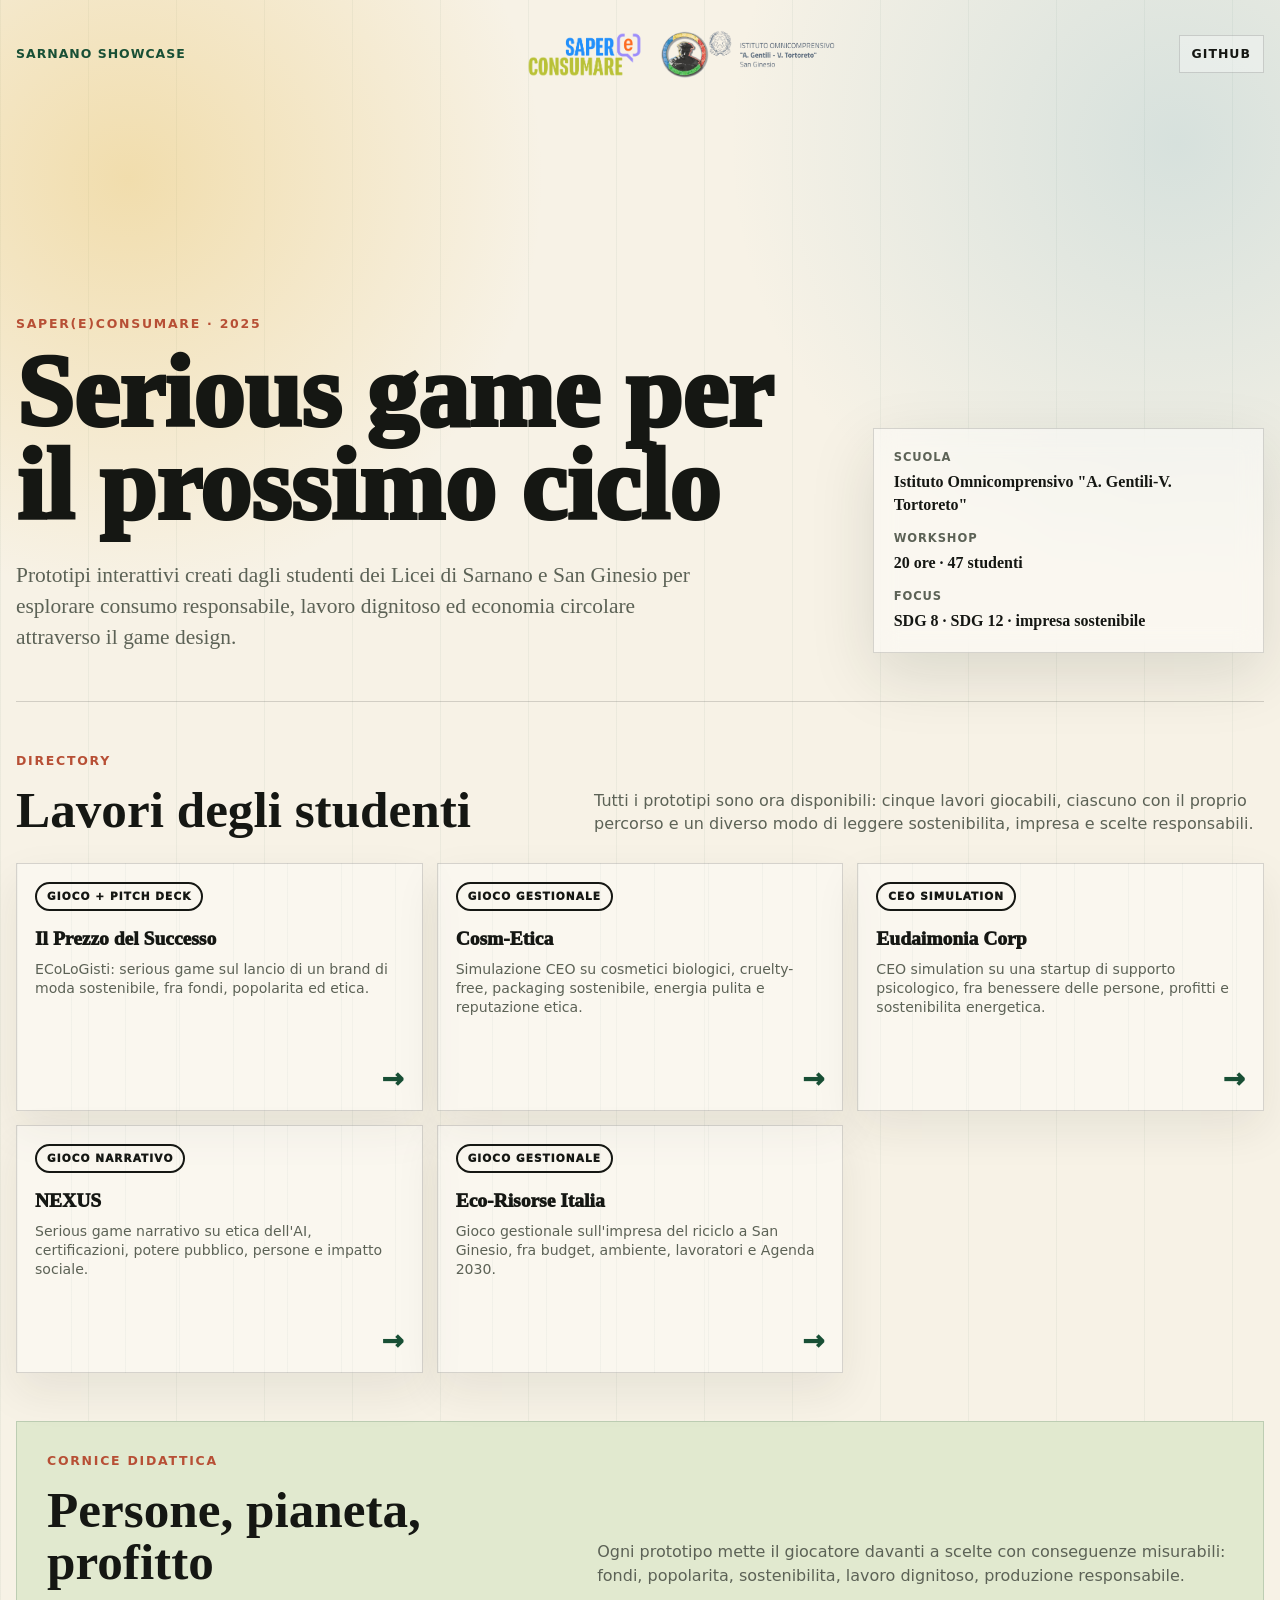
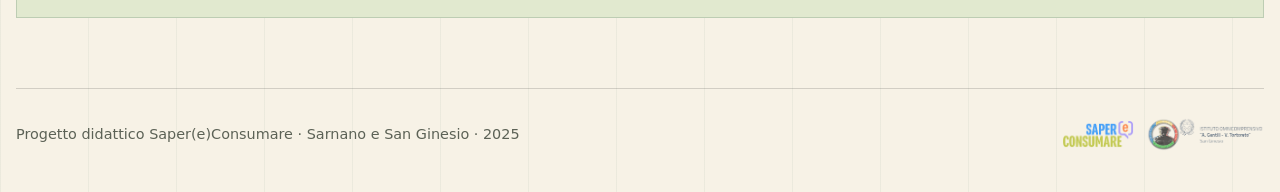
<file: index.html>
<!doctype html>
<html lang="it">
<head>
  <meta charset="utf-8">
  <meta name="viewport" content="width=device-width, initial-scale=1">
  <meta name="description" content="Showcase pubblico dei serious game realizzati dagli studenti dei Licei di Sarnano e San Ginesio per Saper(e)Consumare 2025.">
  <title>Sarnano Serious Game Showcase 2026</title>
  <link rel="stylesheet" href="./styles.css">
</head>
<body>
  <header class="hero">
    <nav class="nav" aria-label="Navigazione principale">
      <a class="brand" href="./">Sarnano Showcase</a>
      <div class="nav-logos" aria-label="Loghi progetto e istituto">
        <img src="./assets/logo-sapere-consumare.png" alt="Saper(e)Consumare">
        <img src="./assets/logo-istituto-gentili-tortoreto.png" alt="Istituto Omnicomprensivo A. Gentili-V. Tortoreto">
      </div>
      <a class="repo-link" href="https://github.com/a-gians/sarnano-serious-game-showcase-2026">GitHub</a>
    </nav>

    <section class="hero-grid">
      <div>
        <p class="kicker">Saper(e)Consumare · 2025</p>
        <h1>Serious game per il prossimo ciclo</h1>
        <p class="lead">Prototipi interattivi creati dagli studenti dei Licei di Sarnano e San Ginesio per esplorare consumo responsabile, lavoro dignitoso ed economia circolare attraverso il game design.</p>
      </div>

      <aside class="panel" aria-label="Dati del workshop">
        <dl>
          <div>
            <dt>Scuola</dt>
            <dd>Istituto Omnicomprensivo "A. Gentili-V. Tortoreto"</dd>
          </div>
          <div>
            <dt>Workshop</dt>
            <dd>20 ore · 47 studenti</dd>
          </div>
          <div>
            <dt>Focus</dt>
            <dd>SDG 8 · SDG 12 · impresa sostenibile</dd>
          </div>
        </dl>
      </aside>
    </section>
  </header>

  <main>
    <section class="section-head">
      <div>
        <p class="eyebrow">Directory</p>
        <h2>Lavori degli studenti</h2>
      </div>
      <p>Tutti i prototipi sono ora disponibili: cinque lavori giocabili, ciascuno con il proprio percorso e un diverso modo di leggere sostenibilita, impresa e scelte responsabili.</p>
    </section>

    <section class="cards" id="student-projects" aria-label="Lavori studenti"></section>

    <section class="method">
      <div>
        <p class="eyebrow">Cornice didattica</p>
        <h2>Persone, pianeta, profitto</h2>
      </div>
      <p>Ogni prototipo mette il giocatore davanti a scelte con conseguenze misurabili: fondi, popolarita, sostenibilita, lavoro dignitoso, produzione responsabile.</p>
    </section>
  </main>

  <footer>
    <div class="footer-inner">
      <span>Progetto didattico Saper(e)Consumare · Sarnano e San Ginesio · 2025</span>
      <div class="footer-logos" aria-label="Loghi progetto e istituto">
        <img src="./assets/logo-sapere-consumare.png" alt="Saper(e)Consumare">
        <img src="./assets/logo-istituto-gentili-tortoreto.png" alt="Istituto Omnicomprensivo A. Gentili-V. Tortoreto">
      </div>
    </div>
  </footer>

  <script src="./script.js"></script>
</body>
</html>
</file>
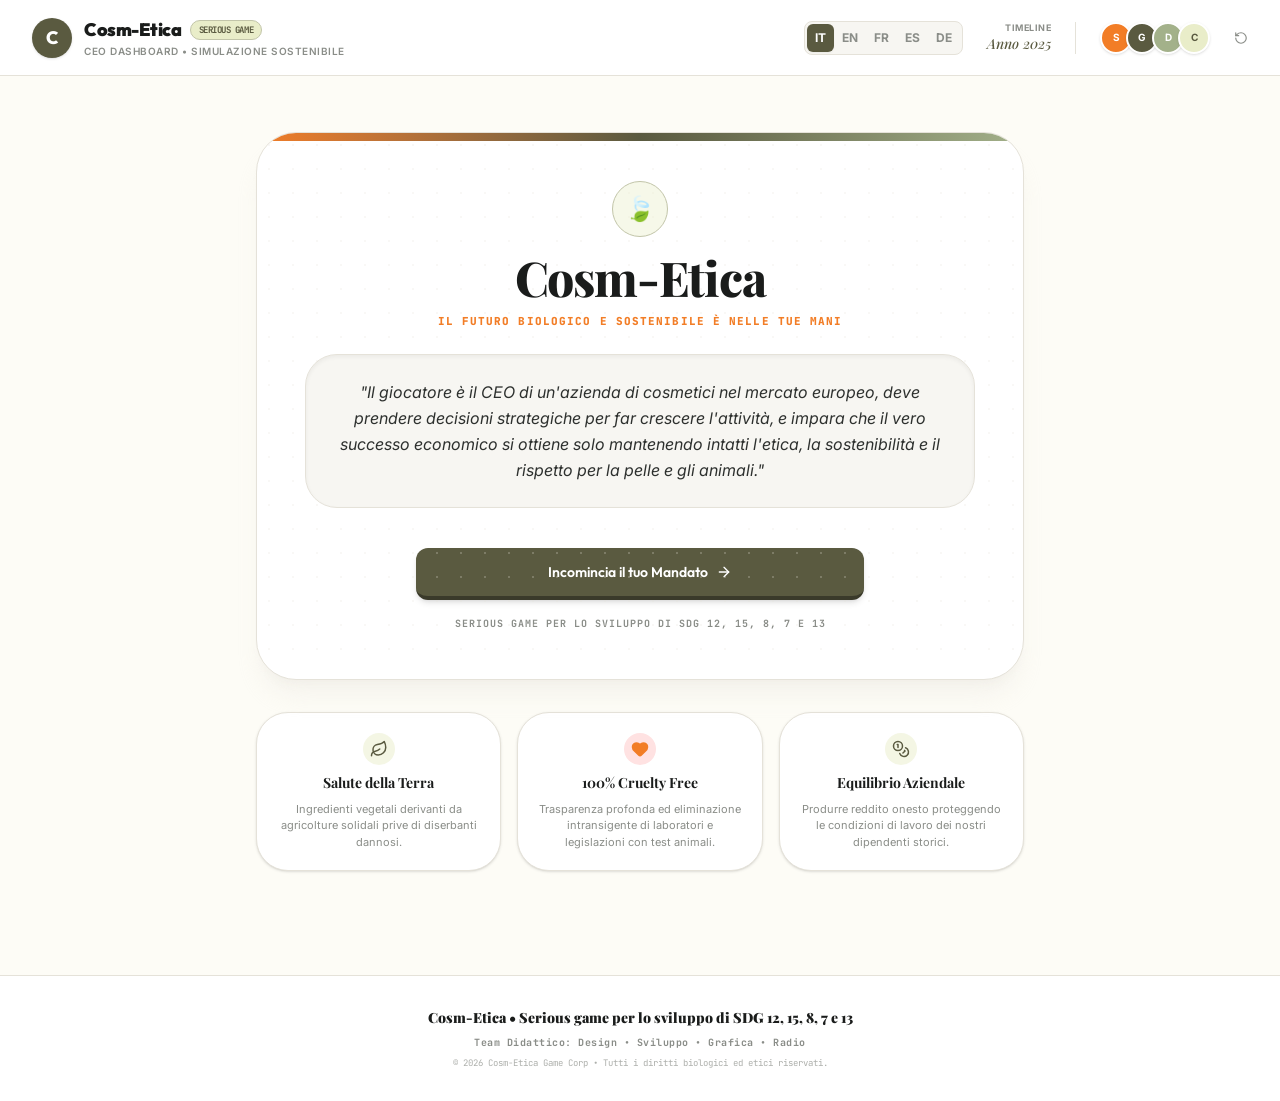
<file: students/cosm-etica/index.html>
<!doctype html>
<html lang="en">
  <head>
    <meta charset="UTF-8" />
    <meta name="viewport" content="width=device-width, initial-scale=1.0" />
    <title>Cosm-Etica - Serious Game Gestionale</title>
    <script type="module" crossorigin src="./assets/index-BjXGaS7u.js"></script>
    <link rel="stylesheet" crossorigin href="./assets/index-H64kR3E7.css">
  </head>
  <body>
    <div id="root"></div>
  </body>
</html>
</file>
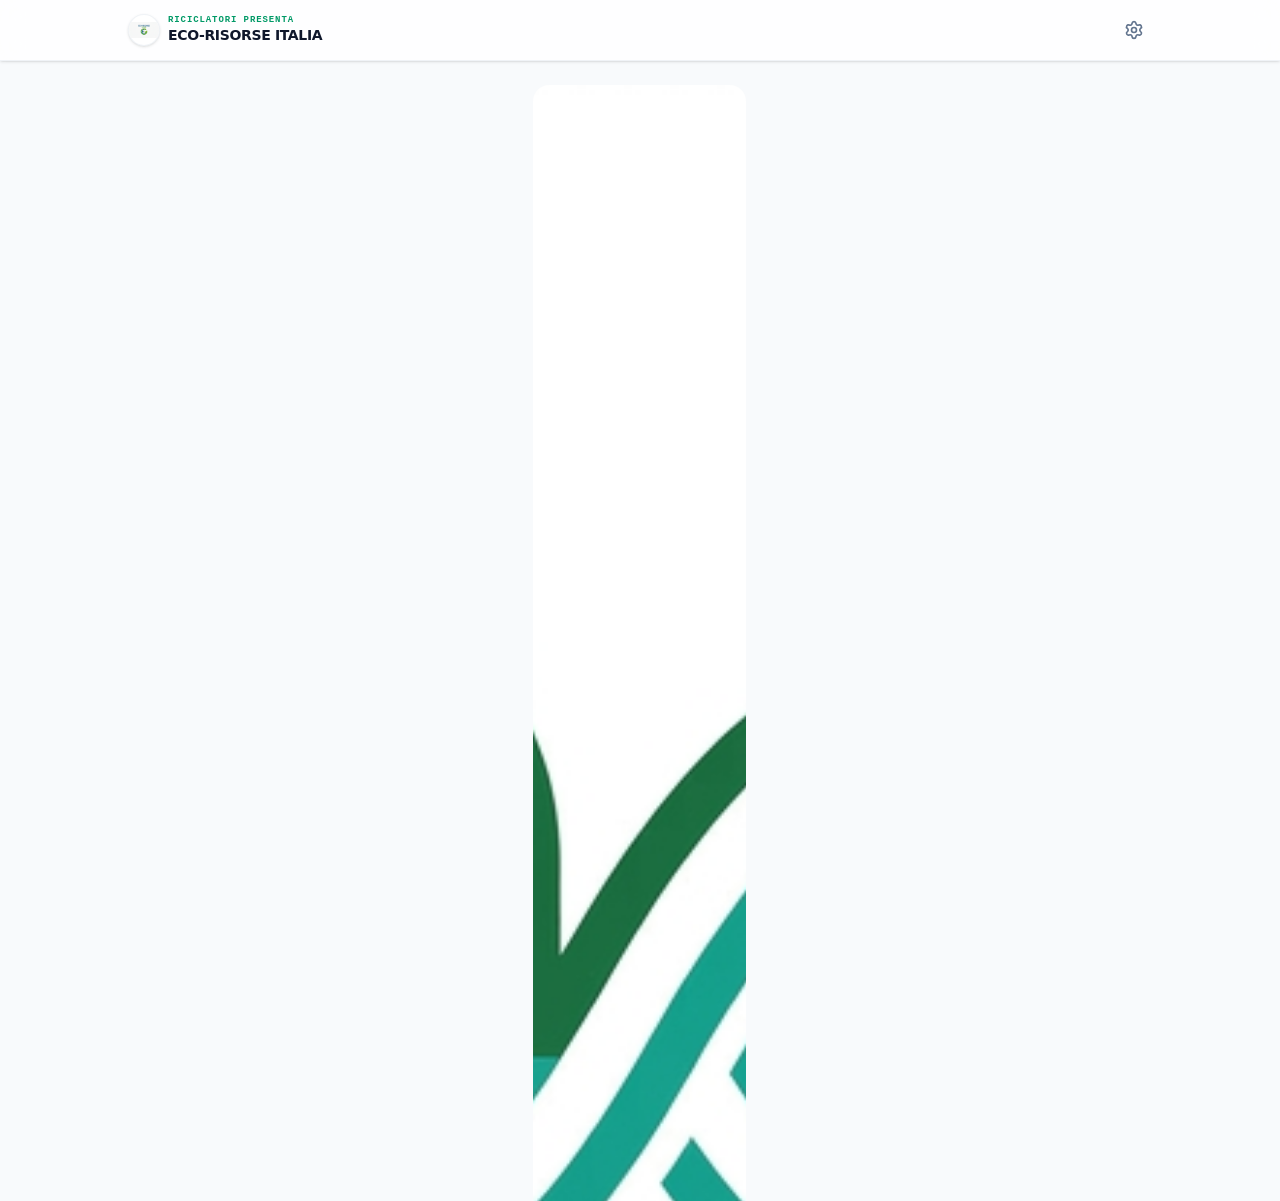
<file: students/eco-risorse-italia/index.html>
<!doctype html>
<html lang="en">
  <head>
    <meta charset="UTF-8" />
    <meta name="viewport" content="width=device-width, initial-scale=1.0" />
    <title>Eco-Risorse Italia: L'Impresa del Riciclo</title>
    <script type="module" crossorigin src="./assets/index-CDNFjoBo.js"></script>
    <link rel="stylesheet" crossorigin href="./assets/index-Dd_Cu_Pg.css">
  </head>
  <body>
    <div id="root"></div>
  </body>
</html>
</file>
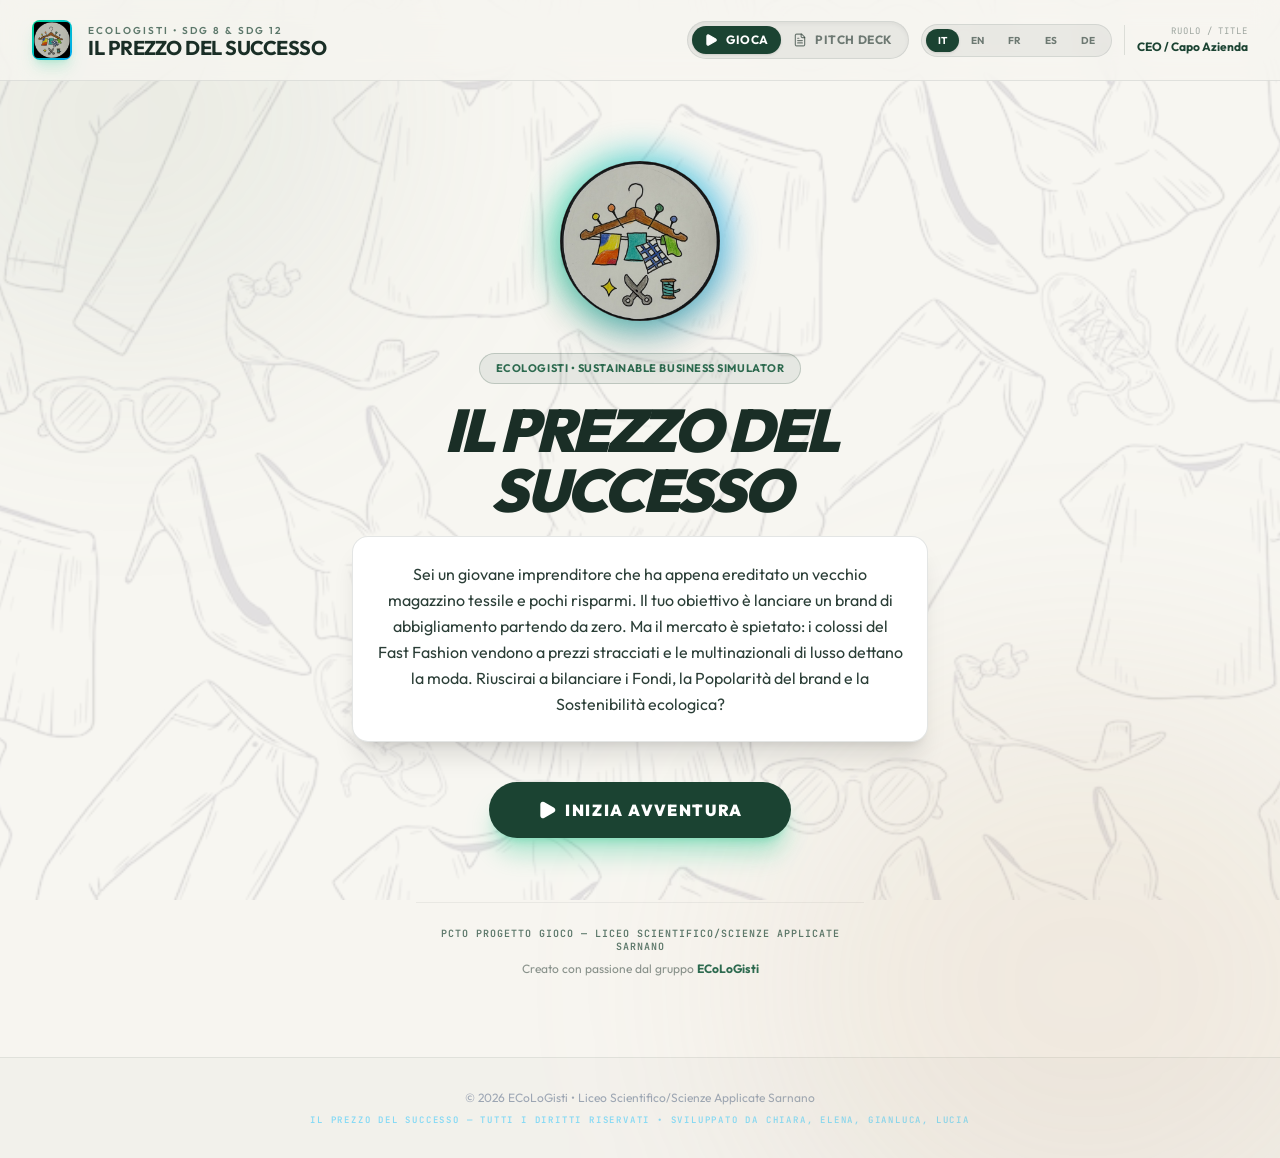
<file: students/ecologisti-prezzo-successo/index.html>
<!doctype html>
<html lang="en">
  <head>
    <meta charset="UTF-8" />
    <meta name="viewport" content="width=device-width, initial-scale=1.0" />
    <title>ECoLoGisti - Il Prezzo del Successo</title>
    <script type="module" crossorigin src="./assets/index-DxTXRKzf.js"></script>
    <link rel="stylesheet" crossorigin href="./assets/index-B5BQRcYX.css">
  </head>
  <body>
    <div id="root"></div>
  </body>
</html>
</file>
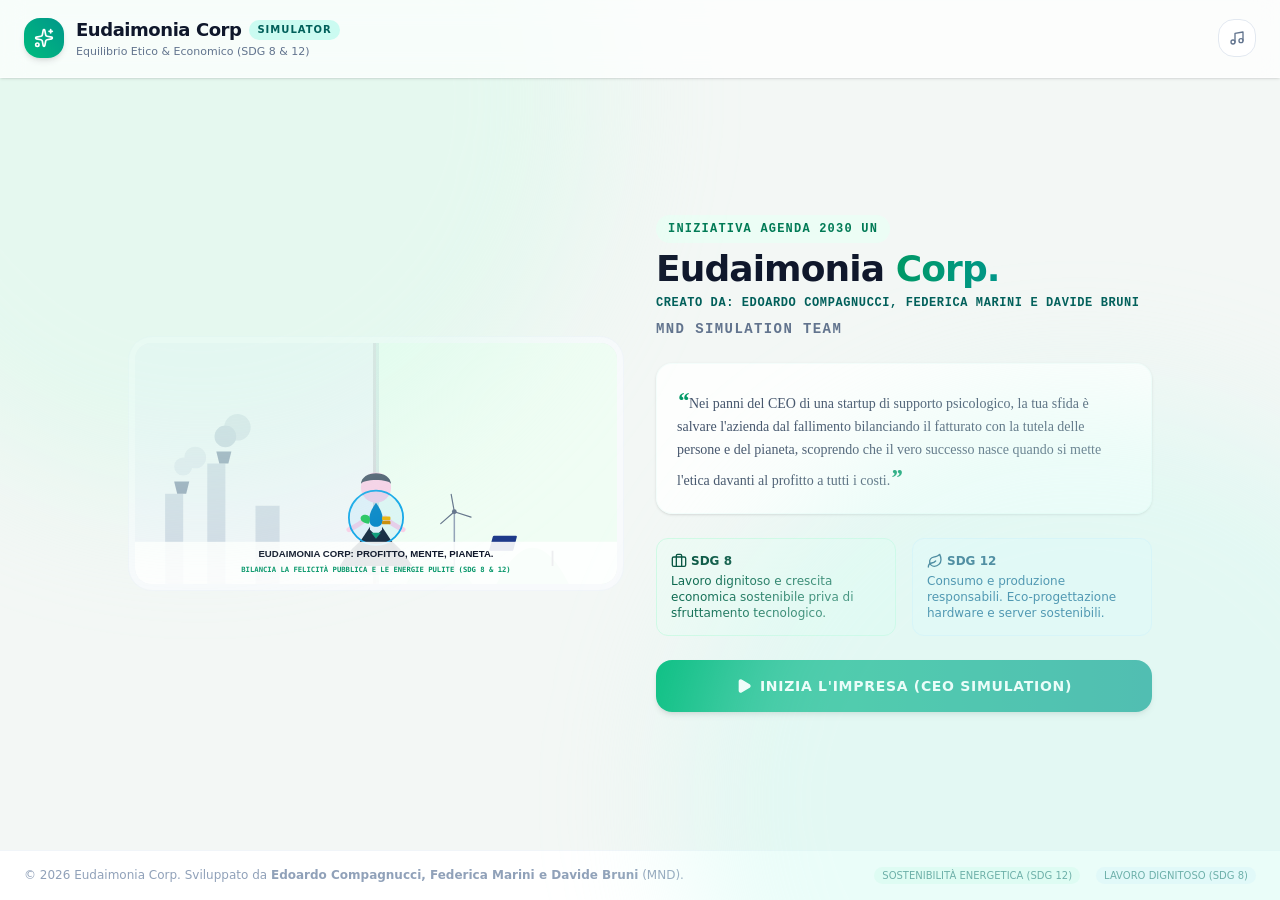
<file: students/eudaimonia-corp/index.html>
<!doctype html>
<html lang="en">
  <head>
    <meta charset="UTF-8" />
    <meta name="viewport" content="width=device-width, initial-scale=1.0" />
    <title>Eudaimonia Corp - CEO Simulation</title>
    <script type="module" crossorigin src="./assets/index-CR_7wkCo.js"></script>
    <link rel="stylesheet" crossorigin href="./assets/index-CJEChFeX.css">
  </head>
  <body>
    <div id="root"></div>
  </body>
</html>
</file>
<file: styles.css>
:root {
  --ink: #151713;
  --muted: #5c6256;
  --paper: #f7f2e6;
  --field: #e1e9cf;
  --leaf: #184f35;
  --sun: #e6b642;
  --brick: #b74f35;
  --water: #76aec1;
  --line: rgba(21, 23, 19, 0.16);
  --shadow: 0 22px 60px rgba(34, 43, 29, 0.13);
}

* {
  box-sizing: border-box;
}

html {
  color: var(--ink);
  background: var(--paper);
  font-family: ui-serif, Georgia, Cambria, "Times New Roman", serif;
  line-height: 1.45;
}

body {
  margin: 0;
  min-height: 100vh;
  background:
    radial-gradient(circle at 10% 10%, rgba(230, 182, 66, 0.35), transparent 26rem),
    radial-gradient(circle at 92% 8%, rgba(118, 174, 193, 0.25), transparent 28rem),
    repeating-linear-gradient(90deg, rgba(24, 79, 53, 0.05) 0 1px, transparent 1px 88px),
    var(--paper);
}

a {
  color: inherit;
}

.hero,
main,
footer {
  width: min(1560px, calc(100% - 32px));
  margin: 0 auto;
}

.hero {
  min-height: 78vh;
  display: grid;
  align-content: space-between;
  padding: 28px 0 48px;
  border-bottom: 1px solid var(--line);
}

.nav {
  display: grid;
  grid-template-columns: auto minmax(0, 1fr) auto;
  align-items: center;
  gap: 18px;
  font-family: ui-sans-serif, system-ui, -apple-system, BlinkMacSystemFont, "Segoe UI", sans-serif;
  font-size: 0.78rem;
  letter-spacing: 0.08em;
  text-transform: uppercase;
  font-weight: 800;
}

.brand {
  text-decoration: none;
  color: var(--leaf);
}

.nav-logos,
.footer-logos {
  display: flex;
  align-items: center;
  justify-content: center;
  min-width: 0;
}

.nav-logos {
  gap: 16px;
  opacity: 0.86;
}

.nav-logos img,
.footer-logos img {
  display: block;
  height: auto;
  object-fit: contain;
}

.nav-logos img:first-child {
  width: clamp(78px, 9vw, 116px);
}

.nav-logos img:last-child {
  width: clamp(118px, 14vw, 184px);
}

.repo-link {
  text-decoration: none;
  border: 1px solid var(--line);
  padding: 9px 12px;
  background: rgba(255, 255, 255, 0.32);
}

.hero-grid {
  display: grid;
  grid-template-columns: minmax(0, 1.08fr) minmax(270px, 0.52fr);
  gap: 44px;
  align-items: end;
  padding-top: 74px;
}

.kicker,
.eyebrow {
  margin: 0 0 14px;
  font-family: ui-sans-serif, system-ui, -apple-system, BlinkMacSystemFont, "Segoe UI", sans-serif;
  font-size: 0.78rem;
  letter-spacing: 0.14em;
  text-transform: uppercase;
  color: var(--brick);
  font-weight: 900;
}

h1,
h2,
h3 {
  margin: 0;
  letter-spacing: 0;
}

h1 {
  max-width: 900px;
  font-size: clamp(3rem, 8vw, 7rem);
  line-height: 0.9;
  font-weight: 950;
}

h2 {
  font-size: clamp(2rem, 4vw, 3.3rem);
  line-height: 1;
}

.lead {
  max-width: 700px;
  margin: 28px 0 0;
  color: var(--muted);
  font-size: clamp(1.08rem, 2vw, 1.34rem);
}

.panel {
  padding: 20px;
  border: 1px solid var(--line);
  background: rgba(255, 255, 255, 0.42);
  box-shadow: var(--shadow);
  backdrop-filter: blur(12px);
}

dl {
  margin: 0;
  display: grid;
  gap: 14px;
}

dt {
  margin-bottom: 4px;
  color: var(--muted);
  font-family: ui-sans-serif, system-ui, -apple-system, BlinkMacSystemFont, "Segoe UI", sans-serif;
  font-size: 0.72rem;
  letter-spacing: 0.08em;
  text-transform: uppercase;
  font-weight: 900;
}

dd {
  margin: 0;
  font-weight: 800;
}

main {
  padding: 50px 0 70px;
}

.section-head,
.method {
  display: grid;
  grid-template-columns: 0.9fr 1.1fr;
  gap: 30px;
  align-items: end;
}

.section-head > p,
.method > p {
  margin: 0;
  color: var(--muted);
  font-family: ui-sans-serif, system-ui, -apple-system, BlinkMacSystemFont, "Segoe UI", sans-serif;
  font-size: 1rem;
}

.cards {
  display: grid;
  grid-template-columns: repeat(5, minmax(0, 1fr));
  gap: 14px;
  margin: 28px 0 48px;
}

.card {
  min-height: 248px;
  display: grid;
  grid-template-rows: auto 1fr auto;
  gap: 18px;
  padding: 18px;
  border: 1px solid var(--line);
  background:
    linear-gradient(90deg, rgba(24, 79, 53, 0.035) 1px, transparent 1px) 0 0 / 54px 100%,
    rgba(255, 255, 255, 0.34);
  box-shadow: 0 18px 42px rgba(34, 43, 29, 0.08);
  text-decoration: none;
  transition: transform 180ms ease, background 180ms ease, box-shadow 180ms ease;
}

.card[href]:hover {
  transform: translateY(-4px);
  background:
    linear-gradient(90deg, rgba(24, 79, 53, 0.05) 1px, transparent 1px) 0 0 / 54px 100%,
    rgba(255, 255, 255, 0.62);
  box-shadow: 0 24px 52px rgba(34, 43, 29, 0.14);
}

.tag {
  width: fit-content;
  max-width: 100%;
  padding: 7px 10px;
  border: 2px solid currentColor;
  border-radius: 999px;
  color: var(--ink);
  font-family: ui-sans-serif, system-ui, -apple-system, BlinkMacSystemFont, "Segoe UI", sans-serif;
  font-size: 0.66rem;
  line-height: 1;
  letter-spacing: 0.1em;
  text-transform: uppercase;
  font-weight: 950;
}

.card h3 {
  margin-bottom: 12px;
  font-size: clamp(1.22rem, 1.45vw, 1.68rem);
  line-height: 1;
  font-weight: 950;
}

.card p {
  margin: 0;
  color: var(--muted);
  font-family: ui-sans-serif, system-ui, -apple-system, BlinkMacSystemFont, "Segoe UI", sans-serif;
  font-size: 0.88rem;
  line-height: 1.34;
}

.arrow {
  justify-self: end;
  align-self: end;
  color: var(--leaf);
  font-family: ui-sans-serif, system-ui, -apple-system, BlinkMacSystemFont, "Segoe UI", sans-serif;
  font-size: 1.65rem;
  font-weight: 950;
  line-height: 1;
}

.method {
  margin-top: 20px;
  padding: 30px;
  background: var(--field);
  border: 1px solid rgba(24, 79, 53, 0.18);
}

footer {
  padding: 28px 0 40px;
  border-top: 1px solid var(--line);
  color: var(--muted);
  font-family: ui-sans-serif, system-ui, -apple-system, BlinkMacSystemFont, "Segoe UI", sans-serif;
  font-size: 0.9rem;
}

.footer-inner {
  display: flex;
  align-items: center;
  justify-content: space-between;
  gap: 18px;
}

.footer-logos {
  gap: 12px;
  opacity: 0.72;
}

.footer-logos img:first-child {
  width: 72px;
}

.footer-logos img:last-child {
  width: 118px;
}

@media (max-width: 1280px) {
  .cards {
    grid-template-columns: repeat(3, minmax(0, 1fr));
  }
}

@media (max-width: 820px) {
  .hero {
    min-height: auto;
  }

  .nav {
    grid-template-columns: 1fr auto;
  }

  .nav-logos {
    grid-column: 1 / -1;
    justify-content: flex-start;
    gap: 12px;
    order: 3;
  }

  .nav-logos img:first-child {
    width: 82px;
  }

  .nav-logos img:last-child {
    width: 138px;
  }

  .hero-grid,
  .section-head,
  .method {
    grid-template-columns: 1fr;
  }

  .cards {
    grid-template-columns: repeat(2, minmax(0, 1fr));
  }

  .card {
    min-height: 230px;
  }

  .footer-inner {
    align-items: flex-start;
    flex-direction: column;
  }
}

@media (max-width: 620px) {
  h1 {
    font-size: clamp(2.55rem, 12vw, 3rem);
    line-height: 0.94;
  }

  .nav-logos img:first-child {
    width: 76px;
  }

  .nav-logos img:last-child {
    width: 124px;
  }

  .cards {
    grid-template-columns: 1fr;
  }
}
</file>
<file: students/cosm-etica/assets/index-H64kR3E7.css>
@import"https://fonts.googleapis.com/css2?family=Inter:wght@300;400;500;600;700&family=Outfit:wght@400;500;600;700;800&family=Playfair+Display:ital,wght@0,400..900;1,400..900&family=JetBrains+Mono:wght@400;500&display=swap";/*! tailwindcss v4.3.0 | MIT License | https://tailwindcss.com */@layer properties{@supports (((-webkit-hyphens:none)) and (not (margin-trim:inline))) or ((-moz-orient:inline) and (not (color:rgb(from red r g b)))){*,:before,:after,::backdrop{--tw-translate-x:0;--tw-translate-y:0;--tw-translate-z:0;--tw-space-y-reverse:0;--tw-space-x-reverse:0;--tw-divide-y-reverse:0;--tw-border-style:solid;--tw-gradient-position:initial;--tw-gradient-from:#0000;--tw-gradient-via:#0000;--tw-gradient-to:#0000;--tw-gradient-stops:initial;--tw-gradient-via-stops:initial;--tw-gradient-from-position:0%;--tw-gradient-via-position:50%;--tw-gradient-to-position:100%;--tw-leading:initial;--tw-font-weight:initial;--tw-tracking:initial;--tw-shadow:0 0 #0000;--tw-shadow-color:initial;--tw-shadow-alpha:100%;--tw-inset-shadow:0 0 #0000;--tw-inset-shadow-color:initial;--tw-inset-shadow-alpha:100%;--tw-ring-color:initial;--tw-ring-shadow:0 0 #0000;--tw-inset-ring-color:initial;--tw-inset-ring-shadow:0 0 #0000;--tw-ring-inset:initial;--tw-ring-offset-width:0px;--tw-ring-offset-color:#fff;--tw-ring-offset-shadow:0 0 #0000;--tw-backdrop-blur:initial;--tw-backdrop-brightness:initial;--tw-backdrop-contrast:initial;--tw-backdrop-grayscale:initial;--tw-backdrop-hue-rotate:initial;--tw-backdrop-invert:initial;--tw-backdrop-opacity:initial;--tw-backdrop-saturate:initial;--tw-backdrop-sepia:initial;--tw-duration:initial;--tw-scale-x:1;--tw-scale-y:1;--tw-scale-z:1}}}@layer theme{:root,:host{--font-sans:"Inter", ui-sans-serif, system-ui, sans-serif;--font-serif:"Playfair Display", Georgia, serif;--font-mono:"JetBrains Mono", monospace;--color-red-50:oklch(97.1% .013 17.38);--color-red-100:oklch(93.6% .032 17.717);--color-red-200:oklch(88.5% .062 18.334);--color-red-400:oklch(70.4% .191 22.216);--color-red-500:oklch(63.7% .237 25.331);--color-red-900:oklch(39.6% .141 25.723);--color-amber-400:oklch(82.8% .189 84.429);--color-amber-500:oklch(76.9% .188 70.08);--color-amber-600:oklch(66.6% .179 58.318);--color-amber-900:oklch(41.4% .112 45.904);--color-lime-100:oklch(96.7% .067 122.328);--color-lime-500:oklch(76.8% .233 130.85);--color-lime-600:oklch(64.8% .2 131.684);--color-lime-700:oklch(53.2% .157 131.589);--color-green-500:oklch(72.3% .219 149.579);--color-emerald-50:oklch(97.9% .021 166.113);--color-emerald-100:oklch(95% .052 163.051);--color-emerald-300:oklch(84.5% .143 164.978);--color-emerald-400:oklch(76.5% .177 163.223);--color-emerald-500:oklch(69.6% .17 162.48);--color-emerald-600:oklch(59.6% .145 163.225);--color-emerald-800:oklch(43.2% .095 166.913);--color-emerald-900:oklch(37.8% .077 168.94);--color-emerald-950:oklch(26.2% .051 172.552);--color-cyan-100:oklch(95.6% .045 203.388);--color-sky-200:oklch(90.1% .058 230.902);--color-sky-300:oklch(82.8% .111 230.318);--color-sky-400:oklch(74.6% .16 232.661);--color-sky-600:oklch(58.8% .158 241.966);--color-sky-700:oklch(50% .134 242.749);--color-sky-950:oklch(29.3% .066 243.157);--color-blue-300:oklch(80.9% .105 251.813);--color-indigo-400:oklch(67.3% .182 276.935);--color-purple-600:oklch(55.8% .288 302.321);--color-rose-500:oklch(64.5% .246 16.439);--color-slate-50:oklch(98.4% .003 247.858);--color-slate-100:oklch(96.8% .007 247.896);--color-slate-200:oklch(92.9% .013 255.508);--color-slate-300:oklch(86.9% .022 252.894);--color-slate-400:oklch(70.4% .04 256.788);--color-slate-500:oklch(55.4% .046 257.417);--color-slate-600:oklch(44.6% .043 257.281);--color-slate-700:oklch(37.2% .044 257.287);--color-slate-800:oklch(27.9% .041 260.031);--color-slate-900:oklch(20.8% .042 265.755);--color-slate-950:oklch(12.9% .042 264.695);--color-zinc-100:oklch(96.7% .001 286.375);--color-zinc-200:oklch(92% .004 286.32);--color-zinc-300:oklch(87.1% .006 286.286);--color-zinc-400:oklch(70.5% .015 286.067);--color-zinc-500:oklch(55.2% .016 285.938);--color-zinc-600:oklch(44.2% .017 285.786);--color-zinc-800:oklch(27.4% .006 286.033);--color-zinc-900:oklch(21% .006 285.885);--color-zinc-950:oklch(14.1% .005 285.823);--color-neutral-300:oklch(87% 0 0);--color-neutral-900:oklch(20.5% 0 0);--color-white:#fff;--spacing:.25rem;--container-sm:24rem;--container-md:28rem;--container-lg:32rem;--container-xl:36rem;--container-2xl:42rem;--container-3xl:48rem;--container-4xl:56rem;--container-7xl:80rem;--text-xs:.75rem;--text-xs--line-height:calc(1 / .75);--text-sm:.875rem;--text-sm--line-height:calc(1.25 / .875);--text-base:1rem;--text-base--line-height: 1.5 ;--text-lg:1.125rem;--text-lg--line-height:calc(1.75 / 1.125);--text-xl:1.25rem;--text-xl--line-height:calc(1.75 / 1.25);--text-2xl:1.5rem;--text-2xl--line-height:calc(2 / 1.5);--text-3xl:1.875rem;--text-3xl--line-height: 1.2 ;--text-4xl:2.25rem;--text-4xl--line-height:calc(2.5 / 2.25);--text-5xl:3rem;--text-5xl--line-height:1;--font-weight-medium:500;--font-weight-semibold:600;--font-weight-bold:700;--font-weight-extrabold:800;--font-weight-black:900;--tracking-tighter:-.05em;--tracking-tight:-.025em;--tracking-wide:.025em;--tracking-wider:.05em;--tracking-widest:.1em;--leading-tight:1.25;--leading-snug:1.375;--leading-relaxed:1.625;--radius-xs:.125rem;--radius-sm:.25rem;--radius-md:.375rem;--radius-lg:.5rem;--radius-xl:.75rem;--animate-spin:spin 1s linear infinite;--animate-pulse:pulse 2s cubic-bezier(.4, 0, .6, 1) infinite;--animate-bounce:bounce 1s infinite;--blur-xs:4px;--default-transition-duration:.15s;--default-transition-timing-function:cubic-bezier(.4, 0, .2, 1);--default-font-family:var(--font-sans);--default-mono-font-family:var(--font-mono);--font-display:"Outfit", sans-serif;--color-brand-sand:#fdfcf6;--color-brand-olive:#5a5a40;--color-brand-olive-dark:#434330;--color-brand-olive-deep:#3a3a2a;--color-brand-orange:#f27d26;--color-brand-sage:#a3b18a;--color-brand-lime:#e9edc9;--color-brand-lime-border:#c2c5a9;--color-brand-border:#e5e2d9;--color-brand-muted:#8a8d88;--color-brand-dark:#2d302e;--color-brand-black:#1a1c1b;--color-brand-neutral-bg:#f7f6f2}}@layer base{*,:after,:before,::backdrop{box-sizing:border-box;border:0 solid;margin:0;padding:0}::file-selector-button{box-sizing:border-box;border:0 solid;margin:0;padding:0}html,:host{-webkit-text-size-adjust:100%;-moz-tab-size:4;tab-size:4;line-height:1.5;font-family:var(--default-font-family,ui-sans-serif, system-ui, sans-serif, "Apple Color Emoji", "Segoe UI Emoji", "Segoe UI Symbol", "Noto Color Emoji");font-feature-settings:var(--default-font-feature-settings,normal);font-variation-settings:var(--default-font-variation-settings,normal);-webkit-tap-highlight-color:transparent}hr{height:0;color:inherit;border-top-width:1px}abbr:where([title]){-webkit-text-decoration:underline dotted;text-decoration:underline dotted}h1,h2,h3,h4,h5,h6{font-size:inherit;font-weight:inherit}a{color:inherit;-webkit-text-decoration:inherit;text-decoration:inherit}b,strong{font-weight:bolder}code,kbd,samp,pre{font-family:var(--default-mono-font-family,ui-monospace, SFMono-Regular, Menlo, Monaco, Consolas, "Liberation Mono", "Courier New", monospace);font-feature-settings:var(--default-mono-font-feature-settings,normal);font-variation-settings:var(--default-mono-font-variation-settings,normal);font-size:1em}small{font-size:80%}sub,sup{vertical-align:baseline;font-size:75%;line-height:0;position:relative}sub{bottom:-.25em}sup{top:-.5em}table{text-indent:0;border-color:inherit;border-collapse:collapse}:-moz-focusring{outline:auto}progress{vertical-align:baseline}summary{display:list-item}ol,ul,menu{list-style:none}img,svg,video,canvas,audio,iframe,embed,object{vertical-align:middle;display:block}img,video{max-width:100%;height:auto}button,input,select,optgroup,textarea{font:inherit;font-feature-settings:inherit;font-variation-settings:inherit;letter-spacing:inherit;color:inherit;opacity:1;background-color:#0000;border-radius:0}::file-selector-button{font:inherit;font-feature-settings:inherit;font-variation-settings:inherit;letter-spacing:inherit;color:inherit;opacity:1;background-color:#0000;border-radius:0}:where(select:is([multiple],[size])) optgroup{font-weight:bolder}:where(select:is([multiple],[size])) optgroup option{padding-inline-start:20px}::file-selector-button{margin-inline-end:4px}::placeholder{opacity:1}@supports (not ((-webkit-appearance:-apple-pay-button))) or (contain-intrinsic-size:1px){::placeholder{color:currentColor}@supports (color:color-mix(in lab,red,red)){::placeholder{color:color-mix(in oklab,currentcolor 50%,transparent)}}}textarea{resize:vertical}::-webkit-search-decoration{-webkit-appearance:none}::-webkit-date-and-time-value{min-height:1lh;text-align:inherit}::-webkit-datetime-edit{display:inline-flex}::-webkit-datetime-edit-fields-wrapper{padding:0}::-webkit-datetime-edit{padding-block:0}::-webkit-datetime-edit-year-field{padding-block:0}::-webkit-datetime-edit-month-field{padding-block:0}::-webkit-datetime-edit-day-field{padding-block:0}::-webkit-datetime-edit-hour-field{padding-block:0}::-webkit-datetime-edit-minute-field{padding-block:0}::-webkit-datetime-edit-second-field{padding-block:0}::-webkit-datetime-edit-millisecond-field{padding-block:0}::-webkit-datetime-edit-meridiem-field{padding-block:0}::-webkit-calendar-picker-indicator{line-height:1}:-moz-ui-invalid{box-shadow:none}button,input:where([type=button],[type=reset],[type=submit]){-webkit-appearance:button;-moz-appearance:button;appearance:button}::file-selector-button{-webkit-appearance:button;-moz-appearance:button;appearance:button}::-webkit-inner-spin-button{height:auto}::-webkit-outer-spin-button{height:auto}[hidden]:where(:not([hidden=until-found])){display:none!important}}@layer components;@layer utilities{.pointer-events-none{pointer-events:none}.absolute{position:absolute}.relative{position:relative}.sticky{position:sticky}.inset-0{inset:calc(var(--spacing) * 0)}.top-0{top:calc(var(--spacing) * 0)}.right-0{right:calc(var(--spacing) * 0)}.bottom-0{bottom:calc(var(--spacing) * 0)}.left-0{left:calc(var(--spacing) * 0)}.left-1\/2{left:50%}.z-10{z-index:10}.z-30{z-index:30}.container{width:100%}@media(min-width:40rem){.container{max-width:40rem}}@media(min-width:48rem){.container{max-width:48rem}}@media(min-width:64rem){.container{max-width:64rem}}@media(min-width:80rem){.container{max-width:80rem}}@media(min-width:96rem){.container{max-width:96rem}}.-mx-4{margin-inline:calc(var(--spacing) * -4)}.mx-auto{margin-inline:auto}.my-1{margin-block:calc(var(--spacing) * 1)}.my-1\.5{margin-block:calc(var(--spacing) * 1.5)}.my-4{margin-block:calc(var(--spacing) * 4)}.my-auto{margin-block:auto}.mt-0\.5{margin-top:calc(var(--spacing) * .5)}.mt-1{margin-top:calc(var(--spacing) * 1)}.mt-1\.5{margin-top:calc(var(--spacing) * 1.5)}.mt-2{margin-top:calc(var(--spacing) * 2)}.mt-3{margin-top:calc(var(--spacing) * 3)}.mt-4{margin-top:calc(var(--spacing) * 4)}.mt-12{margin-top:calc(var(--spacing) * 12)}.mr-2{margin-right:calc(var(--spacing) * 2)}.mb-1{margin-bottom:calc(var(--spacing) * 1)}.mb-2{margin-bottom:calc(var(--spacing) * 2)}.mb-4{margin-bottom:calc(var(--spacing) * 4)}.mb-6{margin-bottom:calc(var(--spacing) * 6)}.mb-\[1px\]{margin-bottom:1px}.ml-1{margin-left:calc(var(--spacing) * 1)}.block{display:block}.flex{display:flex}.grid{display:grid}.hidden{display:none}.inline-block{display:inline-block}.h-0\.5{height:calc(var(--spacing) * .5)}.h-1{height:calc(var(--spacing) * 1)}.h-1\.5{height:calc(var(--spacing) * 1.5)}.h-2{height:calc(var(--spacing) * 2)}.h-2\.5{height:calc(var(--spacing) * 2.5)}.h-3{height:calc(var(--spacing) * 3)}.h-3\.5{height:calc(var(--spacing) * 3.5)}.h-4{height:calc(var(--spacing) * 4)}.h-4\.5{height:calc(var(--spacing) * 4.5)}.h-5{height:calc(var(--spacing) * 5)}.h-6{height:calc(var(--spacing) * 6)}.h-7{height:calc(var(--spacing) * 7)}.h-8{height:calc(var(--spacing) * 8)}.h-10{height:calc(var(--spacing) * 10)}.h-12{height:calc(var(--spacing) * 12)}.h-14{height:calc(var(--spacing) * 14)}.h-16{height:calc(var(--spacing) * 16)}.h-20{height:calc(var(--spacing) * 20)}.h-22{height:calc(var(--spacing) * 22)}.h-28{height:calc(var(--spacing) * 28)}.h-60{height:calc(var(--spacing) * 60)}.h-full{height:100%}.min-h-\[110px\]{min-height:110px}.min-h-\[140px\]{min-height:140px}.min-h-\[260px\]{min-height:260px}.min-h-\[300px\]{min-height:300px}.min-h-\[480px\]{min-height:480px}.min-h-screen{min-height:100vh}.w-1{width:calc(var(--spacing) * 1)}.w-1\.5{width:calc(var(--spacing) * 1.5)}.w-1\/3{width:33.3333%}.w-2{width:calc(var(--spacing) * 2)}.w-2\.5{width:calc(var(--spacing) * 2.5)}.w-3{width:calc(var(--spacing) * 3)}.w-3\.5{width:calc(var(--spacing) * 3.5)}.w-4{width:calc(var(--spacing) * 4)}.w-4\.5{width:calc(var(--spacing) * 4.5)}.w-5{width:calc(var(--spacing) * 5)}.w-6{width:calc(var(--spacing) * 6)}.w-8{width:calc(var(--spacing) * 8)}.w-10{width:calc(var(--spacing) * 10)}.w-12{width:calc(var(--spacing) * 12)}.w-14{width:calc(var(--spacing) * 14)}.w-16{width:calc(var(--spacing) * 16)}.w-\[1px\]{width:1px}.w-full{width:100%}.max-w-2xl{max-width:var(--container-2xl)}.max-w-3xl{max-width:var(--container-3xl)}.max-w-4xl{max-width:var(--container-4xl)}.max-w-7xl{max-width:var(--container-7xl)}.max-w-16{max-width:calc(var(--spacing) * 16)}.max-w-\[160px\]{max-width:160px}.max-w-lg{max-width:var(--container-lg)}.max-w-md{max-width:var(--container-md)}.max-w-sm{max-width:var(--container-sm)}.max-w-xl{max-width:var(--container-xl)}.min-w-20{min-width:calc(var(--spacing) * 20)}.flex-1{flex:1}.shrink-0{flex-shrink:0}.flex-grow,.grow{flex-grow:1}.-translate-x-1\/2{--tw-translate-x: -50% ;translate:var(--tw-translate-x) var(--tw-translate-y)}.animate-bounce{animation:var(--animate-bounce)}.animate-pulse{animation:var(--animate-pulse)}.animate-spin{animation:var(--animate-spin)}.cursor-pointer{cursor:pointer}.grid-cols-1{grid-template-columns:repeat(1,minmax(0,1fr))}.grid-cols-2{grid-template-columns:repeat(2,minmax(0,1fr))}.grid-cols-4{grid-template-columns:repeat(4,minmax(0,1fr))}.flex-col{flex-direction:column}.flex-wrap{flex-wrap:wrap}.items-center{align-items:center}.items-end{align-items:flex-end}.items-start{align-items:flex-start}.justify-around{justify-content:space-around}.justify-between{justify-content:space-between}.justify-center{justify-content:center}.justify-end{justify-content:flex-end}.gap-0\.5{gap:calc(var(--spacing) * .5)}.gap-1{gap:calc(var(--spacing) * 1)}.gap-1\.5{gap:calc(var(--spacing) * 1.5)}.gap-2{gap:calc(var(--spacing) * 2)}.gap-2\.5{gap:calc(var(--spacing) * 2.5)}.gap-3{gap:calc(var(--spacing) * 3)}.gap-3\.5{gap:calc(var(--spacing) * 3.5)}.gap-4{gap:calc(var(--spacing) * 4)}.gap-5{gap:calc(var(--spacing) * 5)}.gap-6{gap:calc(var(--spacing) * 6)}:where(.space-y-0\.5>:not(:last-child)){--tw-space-y-reverse:0;margin-block-start:calc(calc(var(--spacing) * .5) * var(--tw-space-y-reverse));margin-block-end:calc(calc(var(--spacing) * .5) * calc(1 - var(--tw-space-y-reverse)))}:where(.space-y-1>:not(:last-child)){--tw-space-y-reverse:0;margin-block-start:calc(calc(var(--spacing) * 1) * var(--tw-space-y-reverse));margin-block-end:calc(calc(var(--spacing) * 1) * calc(1 - var(--tw-space-y-reverse)))}:where(.space-y-1\.5>:not(:last-child)){--tw-space-y-reverse:0;margin-block-start:calc(calc(var(--spacing) * 1.5) * var(--tw-space-y-reverse));margin-block-end:calc(calc(var(--spacing) * 1.5) * calc(1 - var(--tw-space-y-reverse)))}:where(.space-y-2>:not(:last-child)){--tw-space-y-reverse:0;margin-block-start:calc(calc(var(--spacing) * 2) * var(--tw-space-y-reverse));margin-block-end:calc(calc(var(--spacing) * 2) * calc(1 - var(--tw-space-y-reverse)))}:where(.space-y-3>:not(:last-child)){--tw-space-y-reverse:0;margin-block-start:calc(calc(var(--spacing) * 3) * var(--tw-space-y-reverse));margin-block-end:calc(calc(var(--spacing) * 3) * calc(1 - var(--tw-space-y-reverse)))}:where(.space-y-3\.5>:not(:last-child)){--tw-space-y-reverse:0;margin-block-start:calc(calc(var(--spacing) * 3.5) * var(--tw-space-y-reverse));margin-block-end:calc(calc(var(--spacing) * 3.5) * calc(1 - var(--tw-space-y-reverse)))}:where(.space-y-4>:not(:last-child)){--tw-space-y-reverse:0;margin-block-start:calc(calc(var(--spacing) * 4) * var(--tw-space-y-reverse));margin-block-end:calc(calc(var(--spacing) * 4) * calc(1 - var(--tw-space-y-reverse)))}:where(.space-y-6>:not(:last-child)){--tw-space-y-reverse:0;margin-block-start:calc(calc(var(--spacing) * 6) * var(--tw-space-y-reverse));margin-block-end:calc(calc(var(--spacing) * 6) * calc(1 - var(--tw-space-y-reverse)))}:where(.space-y-8>:not(:last-child)){--tw-space-y-reverse:0;margin-block-start:calc(calc(var(--spacing) * 8) * var(--tw-space-y-reverse));margin-block-end:calc(calc(var(--spacing) * 8) * calc(1 - var(--tw-space-y-reverse)))}:where(.-space-x-1\.5>:not(:last-child)){--tw-space-x-reverse:0;margin-inline-start:calc(calc(var(--spacing) * -1.5) * var(--tw-space-x-reverse));margin-inline-end:calc(calc(var(--spacing) * -1.5) * calc(1 - var(--tw-space-x-reverse)))}:where(.divide-y>:not(:last-child)){--tw-divide-y-reverse:0;border-bottom-style:var(--tw-border-style);border-top-style:var(--tw-border-style);border-top-width:calc(1px * var(--tw-divide-y-reverse));border-bottom-width:calc(1px * calc(1 - var(--tw-divide-y-reverse)))}:where(.divide-brand-border>:not(:last-child)){border-color:var(--color-brand-border)}.truncate{text-overflow:ellipsis;white-space:nowrap;overflow:hidden}.overflow-hidden{overflow:hidden}.rounded{border-radius:.25rem}.rounded-\[20px\]{border-radius:20px}.rounded-\[24px\]{border-radius:24px}.rounded-\[28px\]{border-radius:28px}.rounded-\[32px\]{border-radius:32px}.rounded-\[40px\]{border-radius:40px}.rounded-full{border-radius:3.40282e38px}.rounded-lg{border-radius:var(--radius-lg)}.rounded-md{border-radius:var(--radius-md)}.rounded-sm{border-radius:var(--radius-sm)}.rounded-xl{border-radius:var(--radius-xl)}.rounded-xs{border-radius:var(--radius-xs)}.rounded-t-lg{border-top-left-radius:var(--radius-lg);border-top-right-radius:var(--radius-lg)}.rounded-t-xl{border-top-left-radius:var(--radius-xl);border-top-right-radius:var(--radius-xl)}.rounded-b{border-bottom-right-radius:.25rem;border-bottom-left-radius:.25rem}.rounded-b-lg{border-bottom-right-radius:var(--radius-lg);border-bottom-left-radius:var(--radius-lg)}.rounded-b-xs{border-bottom-right-radius:var(--radius-xs);border-bottom-left-radius:var(--radius-xs)}.border{border-style:var(--tw-border-style);border-width:1px}.border-2{border-style:var(--tw-border-style);border-width:2px}.border-x-2{border-inline-style:var(--tw-border-style);border-inline-width:2px}.border-t{border-top-style:var(--tw-border-style);border-top-width:1px}.border-t-2{border-top-style:var(--tw-border-style);border-top-width:2px}.border-b{border-bottom-style:var(--tw-border-style);border-bottom-width:1px}.border-b-2{border-bottom-style:var(--tw-border-style);border-bottom-width:2px}.border-b-4{border-bottom-style:var(--tw-border-style);border-bottom-width:4px}.border-dashed{--tw-border-style:dashed;border-style:dashed}.border-\[\#C2C5A9\]{border-color:#c2c5a9}.border-brand-border{border-color:var(--color-brand-border)}.border-brand-border\/40{border-color:#e5e2d966}@supports (color:color-mix(in lab,red,red)){.border-brand-border\/40{border-color:color-mix(in oklab,var(--color-brand-border) 40%,transparent)}}.border-brand-lime-border{border-color:var(--color-brand-lime-border)}.border-brand-lime-border\/20{border-color:#c2c5a933}@supports (color:color-mix(in lab,red,red)){.border-brand-lime-border\/20{border-color:color-mix(in oklab,var(--color-brand-lime-border) 20%,transparent)}}.border-brand-olive{border-color:var(--color-brand-olive)}.border-brand-olive-deep{border-color:var(--color-brand-olive-deep)}.border-emerald-300{border-color:var(--color-emerald-300)}.border-emerald-400{border-color:var(--color-emerald-400)}.border-emerald-800{border-color:var(--color-emerald-800)}.border-green-500\/30{border-color:#00c7584d}@supports (color:color-mix(in lab,red,red)){.border-green-500\/30{border-color:color-mix(in oklab,var(--color-green-500) 30%,transparent)}}.border-lime-500{border-color:var(--color-lime-500)}.border-neutral-900{border-color:var(--color-neutral-900)}.border-red-200{border-color:var(--color-red-200)}.border-red-500{border-color:var(--color-red-500)}.border-sky-400{border-color:var(--color-sky-400)}.border-slate-300{border-color:var(--color-slate-300)}.border-slate-400{border-color:var(--color-slate-400)}.border-slate-500{border-color:var(--color-slate-500)}.border-slate-600{border-color:var(--color-slate-600)}.border-slate-700{border-color:var(--color-slate-700)}.border-slate-800{border-color:var(--color-slate-800)}.border-white{border-color:var(--color-white)}.border-zinc-200{border-color:var(--color-zinc-200)}.border-zinc-300{border-color:var(--color-zinc-300)}.border-zinc-950{border-color:var(--color-zinc-950)}.bg-\[\#E9EDC9\]{background-color:#e9edc9}.bg-\[\#FDF0D5\]{background-color:#fdf0d5}.bg-amber-400{background-color:var(--color-amber-400)}.bg-amber-600{background-color:var(--color-amber-600)}.bg-blue-300{background-color:var(--color-blue-300)}.bg-brand-black{background-color:var(--color-brand-black)}.bg-brand-border{background-color:var(--color-brand-border)}.bg-brand-lime{background-color:var(--color-brand-lime)}.bg-brand-lime\/30{background-color:#e9edc94d}@supports (color:color-mix(in lab,red,red)){.bg-brand-lime\/30{background-color:color-mix(in oklab,var(--color-brand-lime) 30%,transparent)}}.bg-brand-lime\/40{background-color:#e9edc966}@supports (color:color-mix(in lab,red,red)){.bg-brand-lime\/40{background-color:color-mix(in oklab,var(--color-brand-lime) 40%,transparent)}}.bg-brand-lime\/50{background-color:#e9edc980}@supports (color:color-mix(in lab,red,red)){.bg-brand-lime\/50{background-color:color-mix(in oklab,var(--color-brand-lime) 50%,transparent)}}.bg-brand-neutral-bg{background-color:var(--color-brand-neutral-bg)}.bg-brand-olive{background-color:var(--color-brand-olive)}.bg-brand-orange{background-color:var(--color-brand-orange)}.bg-brand-sage{background-color:var(--color-brand-sage)}.bg-brand-sand{background-color:var(--color-brand-sand)}.bg-emerald-100{background-color:var(--color-emerald-100)}.bg-emerald-400{background-color:var(--color-emerald-400)}.bg-emerald-400\/50{background-color:#00d29480}@supports (color:color-mix(in lab,red,red)){.bg-emerald-400\/50{background-color:color-mix(in oklab,var(--color-emerald-400) 50%,transparent)}}.bg-emerald-500{background-color:var(--color-emerald-500)}.bg-emerald-600{background-color:var(--color-emerald-600)}.bg-emerald-900\/40{background-color:#004e3b66}@supports (color:color-mix(in lab,red,red)){.bg-emerald-900\/40{background-color:color-mix(in oklab,var(--color-emerald-900) 40%,transparent)}}.bg-emerald-950{background-color:var(--color-emerald-950)}.bg-green-500\/10{background-color:#00c7581a}@supports (color:color-mix(in lab,red,red)){.bg-green-500\/10{background-color:color-mix(in oklab,var(--color-green-500) 10%,transparent)}}.bg-lime-100{background-color:var(--color-lime-100)}.bg-lime-600{background-color:var(--color-lime-600)}.bg-purple-600{background-color:var(--color-purple-600)}.bg-red-50{background-color:var(--color-red-50)}.bg-red-100{background-color:var(--color-red-100)}.bg-sky-200{background-color:var(--color-sky-200)}.bg-sky-300\/60{background-color:#77d4ff99}@supports (color:color-mix(in lab,red,red)){.bg-sky-300\/60{background-color:color-mix(in oklab,var(--color-sky-300) 60%,transparent)}}.bg-sky-600{background-color:var(--color-sky-600)}.bg-sky-950\/50{background-color:#052f4a80}@supports (color:color-mix(in lab,red,red)){.bg-sky-950\/50{background-color:color-mix(in oklab,var(--color-sky-950) 50%,transparent)}}.bg-slate-50{background-color:var(--color-slate-50)}.bg-slate-100{background-color:var(--color-slate-100)}.bg-slate-200{background-color:var(--color-slate-200)}.bg-slate-300{background-color:var(--color-slate-300)}.bg-slate-300\/50{background-color:#cad5e280}@supports (color:color-mix(in lab,red,red)){.bg-slate-300\/50{background-color:color-mix(in oklab,var(--color-slate-300) 50%,transparent)}}.bg-slate-600{background-color:var(--color-slate-600)}.bg-slate-700{background-color:var(--color-slate-700)}.bg-slate-800{background-color:var(--color-slate-800)}.bg-slate-900{background-color:var(--color-slate-900)}.bg-slate-950\/80{background-color:#020618cc}@supports (color:color-mix(in lab,red,red)){.bg-slate-950\/80{background-color:color-mix(in oklab,var(--color-slate-950) 80%,transparent)}}.bg-transparent{background-color:#0000}.bg-white{background-color:var(--color-white)}.bg-white\/10{background-color:#ffffff1a}@supports (color:color-mix(in lab,red,red)){.bg-white\/10{background-color:color-mix(in oklab,var(--color-white) 10%,transparent)}}.bg-white\/15{background-color:#ffffff26}@supports (color:color-mix(in lab,red,red)){.bg-white\/15{background-color:color-mix(in oklab,var(--color-white) 15%,transparent)}}.bg-white\/70{background-color:#ffffffb3}@supports (color:color-mix(in lab,red,red)){.bg-white\/70{background-color:color-mix(in oklab,var(--color-white) 70%,transparent)}}.bg-white\/80{background-color:#fffc}@supports (color:color-mix(in lab,red,red)){.bg-white\/80{background-color:color-mix(in oklab,var(--color-white) 80%,transparent)}}.bg-zinc-100{background-color:var(--color-zinc-100)}.bg-zinc-900{background-color:var(--color-zinc-900)}.bg-gradient-to-b{--tw-gradient-position:to bottom in oklab;background-image:linear-gradient(var(--tw-gradient-stops))}.bg-gradient-to-r{--tw-gradient-position:to right in oklab;background-image:linear-gradient(var(--tw-gradient-stops))}.bg-\[radial-gradient\(\#E5E2D9_1px\,transparent_1px\)\]{background-image:radial-gradient(#e5e2d9 1px,#0000 1px)}.from-blue-300{--tw-gradient-from:var(--color-blue-300);--tw-gradient-stops:var(--tw-gradient-via-stops,var(--tw-gradient-position), var(--tw-gradient-from) var(--tw-gradient-from-position), var(--tw-gradient-to) var(--tw-gradient-to-position))}.from-brand-orange{--tw-gradient-from:var(--color-brand-orange);--tw-gradient-stops:var(--tw-gradient-via-stops,var(--tw-gradient-position), var(--tw-gradient-from) var(--tw-gradient-from-position), var(--tw-gradient-to) var(--tw-gradient-to-position))}.from-cyan-100{--tw-gradient-from:var(--color-cyan-100);--tw-gradient-stops:var(--tw-gradient-via-stops,var(--tw-gradient-position), var(--tw-gradient-from) var(--tw-gradient-from-position), var(--tw-gradient-to) var(--tw-gradient-to-position))}.from-slate-100{--tw-gradient-from:var(--color-slate-100);--tw-gradient-stops:var(--tw-gradient-via-stops,var(--tw-gradient-position), var(--tw-gradient-from) var(--tw-gradient-from-position), var(--tw-gradient-to) var(--tw-gradient-to-position))}.from-zinc-300{--tw-gradient-from:var(--color-zinc-300);--tw-gradient-stops:var(--tw-gradient-via-stops,var(--tw-gradient-position), var(--tw-gradient-from) var(--tw-gradient-from-position), var(--tw-gradient-to) var(--tw-gradient-to-position))}.via-brand-olive{--tw-gradient-via:var(--color-brand-olive);--tw-gradient-via-stops:var(--tw-gradient-position), var(--tw-gradient-from) var(--tw-gradient-from-position), var(--tw-gradient-via) var(--tw-gradient-via-position), var(--tw-gradient-to) var(--tw-gradient-to-position);--tw-gradient-stops:var(--tw-gradient-via-stops)}.to-brand-sage{--tw-gradient-to:var(--color-brand-sage);--tw-gradient-stops:var(--tw-gradient-via-stops,var(--tw-gradient-position), var(--tw-gradient-from) var(--tw-gradient-from-position), var(--tw-gradient-to) var(--tw-gradient-to-position))}.to-emerald-50{--tw-gradient-to:var(--color-emerald-50);--tw-gradient-stops:var(--tw-gradient-via-stops,var(--tw-gradient-position), var(--tw-gradient-from) var(--tw-gradient-from-position), var(--tw-gradient-to) var(--tw-gradient-to-position))}.to-indigo-400{--tw-gradient-to:var(--color-indigo-400);--tw-gradient-stops:var(--tw-gradient-via-stops,var(--tw-gradient-position), var(--tw-gradient-from) var(--tw-gradient-from-position), var(--tw-gradient-to) var(--tw-gradient-to-position))}.to-slate-400{--tw-gradient-to:var(--color-slate-400);--tw-gradient-stops:var(--tw-gradient-via-stops,var(--tw-gradient-position), var(--tw-gradient-from) var(--tw-gradient-from-position), var(--tw-gradient-to) var(--tw-gradient-to-position))}.\[background-size\:24px_24px\]{background-size:24px 24px}.fill-brand-orange{fill:var(--color-brand-orange)}.fill-current{fill:currentColor}.fill-rose-500{fill:var(--color-rose-500)}.p-0\.5{padding:calc(var(--spacing) * .5)}.p-1{padding:calc(var(--spacing) * 1)}.p-1\.5{padding:calc(var(--spacing) * 1.5)}.p-2{padding:calc(var(--spacing) * 2)}.p-3{padding:calc(var(--spacing) * 3)}.p-3\.5{padding:calc(var(--spacing) * 3.5)}.p-4{padding:calc(var(--spacing) * 4)}.p-5{padding:calc(var(--spacing) * 5)}.p-6{padding:calc(var(--spacing) * 6)}.p-8{padding:calc(var(--spacing) * 8)}.px-1{padding-inline:calc(var(--spacing) * 1)}.px-1\.5{padding-inline:calc(var(--spacing) * 1.5)}.px-2{padding-inline:calc(var(--spacing) * 2)}.px-2\.5{padding-inline:calc(var(--spacing) * 2.5)}.px-3{padding-inline:calc(var(--spacing) * 3)}.px-4{padding-inline:calc(var(--spacing) * 4)}.px-6{padding-inline:calc(var(--spacing) * 6)}.py-0\.5{padding-block:calc(var(--spacing) * .5)}.py-0\.25{padding-block:calc(var(--spacing) * .25)}.py-1{padding-block:calc(var(--spacing) * 1)}.py-1\.5{padding-block:calc(var(--spacing) * 1.5)}.py-2{padding-block:calc(var(--spacing) * 2)}.py-3{padding-block:calc(var(--spacing) * 3)}.py-3\.5{padding-block:calc(var(--spacing) * 3.5)}.py-4{padding-block:calc(var(--spacing) * 4)}.py-8{padding-block:calc(var(--spacing) * 8)}.pt-2{padding-top:calc(var(--spacing) * 2)}.pt-2\.5{padding-top:calc(var(--spacing) * 2.5)}.pt-4{padding-top:calc(var(--spacing) * 4)}.pt-5{padding-top:calc(var(--spacing) * 5)}.pt-6{padding-top:calc(var(--spacing) * 6)}.pt-8{padding-top:calc(var(--spacing) * 8)}.pb-2{padding-bottom:calc(var(--spacing) * 2)}.pb-5{padding-bottom:calc(var(--spacing) * 5)}.text-center{text-align:center}.text-left{text-align:left}.text-right{text-align:right}.font-display{font-family:var(--font-display)}.font-mono{font-family:var(--font-mono)}.font-sans{font-family:var(--font-sans)}.font-serif{font-family:var(--font-serif)}.text-2xl{font-size:var(--text-2xl);line-height:var(--tw-leading,var(--text-2xl--line-height))}.text-3xl{font-size:var(--text-3xl);line-height:var(--tw-leading,var(--text-3xl--line-height))}.text-4xl{font-size:var(--text-4xl);line-height:var(--tw-leading,var(--text-4xl--line-height))}.text-base{font-size:var(--text-base);line-height:var(--tw-leading,var(--text-base--line-height))}.text-lg{font-size:var(--text-lg);line-height:var(--tw-leading,var(--text-lg--line-height))}.text-sm{font-size:var(--text-sm);line-height:var(--tw-leading,var(--text-sm--line-height))}.text-xl{font-size:var(--text-xl);line-height:var(--tw-leading,var(--text-xl--line-height))}.text-xs{font-size:var(--text-xs);line-height:var(--tw-leading,var(--text-xs--line-height))}.text-\[6px\]{font-size:6px}.text-\[7px\]{font-size:7px}.text-\[8px\]{font-size:8px}.text-\[9px\]{font-size:9px}.text-\[10px\]{font-size:10px}.text-\[11px\]{font-size:11px}.text-\[12px\]{font-size:12px}.leading-none{--tw-leading:1;line-height:1}.leading-relaxed{--tw-leading:var(--leading-relaxed);line-height:var(--leading-relaxed)}.leading-snug{--tw-leading:var(--leading-snug);line-height:var(--leading-snug)}.leading-tight{--tw-leading:var(--leading-tight);line-height:var(--leading-tight)}.font-black{--tw-font-weight:var(--font-weight-black);font-weight:var(--font-weight-black)}.font-bold{--tw-font-weight:var(--font-weight-bold);font-weight:var(--font-weight-bold)}.font-extrabold{--tw-font-weight:var(--font-weight-extrabold);font-weight:var(--font-weight-extrabold)}.font-medium{--tw-font-weight:var(--font-weight-medium);font-weight:var(--font-weight-medium)}.font-semibold{--tw-font-weight:var(--font-weight-semibold);font-weight:var(--font-weight-semibold)}.tracking-tight{--tw-tracking:var(--tracking-tight);letter-spacing:var(--tracking-tight)}.tracking-tighter{--tw-tracking:var(--tracking-tighter);letter-spacing:var(--tracking-tighter)}.tracking-wide{--tw-tracking:var(--tracking-wide);letter-spacing:var(--tracking-wide)}.tracking-wider{--tw-tracking:var(--tracking-wider);letter-spacing:var(--tracking-wider)}.tracking-widest{--tw-tracking:var(--tracking-widest);letter-spacing:var(--tracking-widest)}.text-\[\#4A4D4A\]{color:#4a4d4a}.text-\[\#5A5A40\]{color:#5a5a40}.text-amber-400{color:var(--color-amber-400)}.text-amber-500{color:var(--color-amber-500)}.text-amber-900{color:var(--color-amber-900)}.text-blue-300{color:var(--color-blue-300)}.text-brand-black{color:var(--color-brand-black)}.text-brand-dark{color:var(--color-brand-dark)}.text-brand-dark\/85{color:#2d302ed9}@supports (color:color-mix(in lab,red,red)){.text-brand-dark\/85{color:color-mix(in oklab,var(--color-brand-dark) 85%,transparent)}}.text-brand-dark\/90{color:#2d302ee6}@supports (color:color-mix(in lab,red,red)){.text-brand-dark\/90{color:color-mix(in oklab,var(--color-brand-dark) 90%,transparent)}}.text-brand-dark\/95{color:#2d302ef2}@supports (color:color-mix(in lab,red,red)){.text-brand-dark\/95{color:color-mix(in oklab,var(--color-brand-dark) 95%,transparent)}}.text-brand-lime{color:var(--color-brand-lime)}.text-brand-muted{color:var(--color-brand-muted)}.text-brand-muted\/70{color:#8a8d88b3}@supports (color:color-mix(in lab,red,red)){.text-brand-muted\/70{color:color-mix(in oklab,var(--color-brand-muted) 70%,transparent)}}.text-brand-olive{color:var(--color-brand-olive)}.text-brand-olive\/90{color:#5a5a40e6}@supports (color:color-mix(in lab,red,red)){.text-brand-olive\/90{color:color-mix(in oklab,var(--color-brand-olive) 90%,transparent)}}.text-brand-orange{color:var(--color-brand-orange)}.text-brand-sage{color:var(--color-brand-sage)}.text-emerald-300{color:var(--color-emerald-300)}.text-emerald-400{color:var(--color-emerald-400)}.text-emerald-500{color:var(--color-emerald-500)}.text-emerald-600{color:var(--color-emerald-600)}.text-emerald-800{color:var(--color-emerald-800)}.text-emerald-950{color:var(--color-emerald-950)}.text-lime-700{color:var(--color-lime-700)}.text-neutral-300{color:var(--color-neutral-300)}.text-red-400{color:var(--color-red-400)}.text-red-500{color:var(--color-red-500)}.text-red-900{color:var(--color-red-900)}.text-rose-500{color:var(--color-rose-500)}.text-sky-600{color:var(--color-sky-600)}.text-sky-700{color:var(--color-sky-700)}.text-slate-300{color:var(--color-slate-300)}.text-slate-400{color:var(--color-slate-400)}.text-slate-500{color:var(--color-slate-500)}.text-slate-600{color:var(--color-slate-600)}.text-slate-700{color:var(--color-slate-700)}.text-white{color:var(--color-white)}.text-zinc-300{color:var(--color-zinc-300)}.text-zinc-400{color:var(--color-zinc-400)}.text-zinc-500{color:var(--color-zinc-500)}.text-zinc-600{color:var(--color-zinc-600)}.text-zinc-900{color:var(--color-zinc-900)}.uppercase{text-transform:uppercase}.italic{font-style:italic}.underline{text-decoration-line:underline}.underline-offset-2{text-underline-offset:2px}.opacity-0{opacity:0}.opacity-20{opacity:.2}.opacity-25{opacity:.25}.opacity-50{opacity:.5}.opacity-80{opacity:.8}.shadow{--tw-shadow:0 1px 3px 0 var(--tw-shadow-color,#0000001a), 0 1px 2px -1px var(--tw-shadow-color,#0000001a);box-shadow:var(--tw-inset-shadow),var(--tw-inset-ring-shadow),var(--tw-ring-offset-shadow),var(--tw-ring-shadow),var(--tw-shadow)}.shadow-inner{--tw-shadow:inset 0 2px 4px 0 var(--tw-shadow-color,#0000000d);box-shadow:var(--tw-inset-shadow),var(--tw-inset-ring-shadow),var(--tw-ring-offset-shadow),var(--tw-ring-shadow),var(--tw-shadow)}.shadow-lg{--tw-shadow:0 10px 15px -3px var(--tw-shadow-color,#0000001a), 0 4px 6px -4px var(--tw-shadow-color,#0000001a);box-shadow:var(--tw-inset-shadow),var(--tw-inset-ring-shadow),var(--tw-ring-offset-shadow),var(--tw-ring-shadow),var(--tw-shadow)}.shadow-md{--tw-shadow:0 4px 6px -1px var(--tw-shadow-color,#0000001a), 0 2px 4px -2px var(--tw-shadow-color,#0000001a);box-shadow:var(--tw-inset-shadow),var(--tw-inset-ring-shadow),var(--tw-ring-offset-shadow),var(--tw-ring-shadow),var(--tw-shadow)}.shadow-sm{--tw-shadow:0 1px 3px 0 var(--tw-shadow-color,#0000001a), 0 1px 2px -1px var(--tw-shadow-color,#0000001a);box-shadow:var(--tw-inset-shadow),var(--tw-inset-ring-shadow),var(--tw-ring-offset-shadow),var(--tw-ring-shadow),var(--tw-shadow)}.shadow-xl{--tw-shadow:0 20px 25px -5px var(--tw-shadow-color,#0000001a), 0 8px 10px -6px var(--tw-shadow-color,#0000001a);box-shadow:var(--tw-inset-shadow),var(--tw-inset-ring-shadow),var(--tw-ring-offset-shadow),var(--tw-ring-shadow),var(--tw-shadow)}.shadow-xs{--tw-shadow:0 1px 2px 0 var(--tw-shadow-color,#0000000d);box-shadow:var(--tw-inset-shadow),var(--tw-inset-ring-shadow),var(--tw-ring-offset-shadow),var(--tw-ring-shadow),var(--tw-shadow)}.ring-2{--tw-ring-shadow:var(--tw-ring-inset,) 0 0 0 calc(2px + var(--tw-ring-offset-width)) var(--tw-ring-color,currentcolor);box-shadow:var(--tw-inset-shadow),var(--tw-inset-ring-shadow),var(--tw-ring-offset-shadow),var(--tw-ring-shadow),var(--tw-shadow)}.shadow-brand-border\/30{--tw-shadow-color:#e5e2d94d}@supports (color:color-mix(in lab,red,red)){.shadow-brand-border\/30{--tw-shadow-color:color-mix(in oklab, color-mix(in oklab, var(--color-brand-border) 30%, transparent) var(--tw-shadow-alpha), transparent)}}.shadow-lime-500\/10{--tw-shadow-color:#80cd001a}@supports (color:color-mix(in lab,red,red)){.shadow-lime-500\/10{--tw-shadow-color:color-mix(in oklab, color-mix(in oklab, var(--color-lime-500) 10%, transparent) var(--tw-shadow-alpha), transparent)}}.ring-brand-olive\/20{--tw-ring-color:#5a5a4033}@supports (color:color-mix(in lab,red,red)){.ring-brand-olive\/20{--tw-ring-color:color-mix(in oklab, var(--color-brand-olive) 20%, transparent)}}.ring-brand-olive\/25{--tw-ring-color:#5a5a4040}@supports (color:color-mix(in lab,red,red)){.ring-brand-olive\/25{--tw-ring-color:color-mix(in oklab, var(--color-brand-olive) 25%, transparent)}}.backdrop-blur-xs{--tw-backdrop-blur:blur(var(--blur-xs));-webkit-backdrop-filter:var(--tw-backdrop-blur,) var(--tw-backdrop-brightness,) var(--tw-backdrop-contrast,) var(--tw-backdrop-grayscale,) var(--tw-backdrop-hue-rotate,) var(--tw-backdrop-invert,) var(--tw-backdrop-opacity,) var(--tw-backdrop-saturate,) var(--tw-backdrop-sepia,);backdrop-filter:var(--tw-backdrop-blur,) var(--tw-backdrop-brightness,) var(--tw-backdrop-contrast,) var(--tw-backdrop-grayscale,) var(--tw-backdrop-hue-rotate,) var(--tw-backdrop-invert,) var(--tw-backdrop-opacity,) var(--tw-backdrop-saturate,) var(--tw-backdrop-sepia,)}.transition{transition-property:color,background-color,border-color,outline-color,text-decoration-color,fill,stroke,--tw-gradient-from,--tw-gradient-via,--tw-gradient-to,opacity,box-shadow,transform,translate,scale,rotate,filter,-webkit-backdrop-filter,backdrop-filter,display,content-visibility,overlay,pointer-events;transition-timing-function:var(--tw-ease,var(--default-transition-timing-function));transition-duration:var(--tw-duration,var(--default-transition-duration))}.transition-all{transition-property:all;transition-timing-function:var(--tw-ease,var(--default-transition-timing-function));transition-duration:var(--tw-duration,var(--default-transition-duration))}.transition-colors{transition-property:color,background-color,border-color,outline-color,text-decoration-color,fill,stroke,--tw-gradient-from,--tw-gradient-via,--tw-gradient-to;transition-timing-function:var(--tw-ease,var(--default-transition-timing-function));transition-duration:var(--tw-duration,var(--default-transition-duration))}.transition-opacity{transition-property:opacity;transition-timing-function:var(--tw-ease,var(--default-transition-timing-function));transition-duration:var(--tw-duration,var(--default-transition-duration))}.transition-transform{transition-property:transform,translate,scale,rotate;transition-timing-function:var(--tw-ease,var(--default-transition-timing-function));transition-duration:var(--tw-duration,var(--default-transition-duration))}.duration-300{--tw-duration:.3s;transition-duration:.3s}.duration-700{--tw-duration:.7s;transition-duration:.7s}.duration-1000{--tw-duration:1s;transition-duration:1s}.select-none{-webkit-user-select:none;user-select:none}@media(hover:hover){.group-hover\:rotate-6:is(:where(.group):hover *){rotate:6deg}.group-hover\:opacity-100:is(:where(.group):hover *){opacity:1}}.selection\:bg-brand-lime ::selection{background-color:var(--color-brand-lime)}.selection\:bg-brand-lime::selection{background-color:var(--color-brand-lime)}.selection\:text-brand-dark ::selection{color:var(--color-brand-dark)}.selection\:text-brand-dark::selection{color:var(--color-brand-dark)}@media(hover:hover){.hover\:border-brand-olive:hover{border-color:var(--color-brand-olive)}.hover\:bg-brand-olive-dark:hover{background-color:var(--color-brand-olive-dark)}.hover\:bg-brand-sand\/40:hover{background-color:#fdfcf666}@supports (color:color-mix(in lab,red,red)){.hover\:bg-brand-sand\/40:hover{background-color:color-mix(in oklab,var(--color-brand-sand) 40%,transparent)}}.hover\:bg-zinc-100:hover{background-color:var(--color-zinc-100)}.hover\:bg-zinc-800:hover{background-color:var(--color-zinc-800)}.hover\:text-brand-black:hover{color:var(--color-brand-black)}.hover\:text-brand-orange:hover{color:var(--color-brand-orange)}.hover\:shadow-md:hover{--tw-shadow:0 4px 6px -1px var(--tw-shadow-color,#0000001a), 0 2px 4px -2px var(--tw-shadow-color,#0000001a);box-shadow:var(--tw-inset-shadow),var(--tw-inset-ring-shadow),var(--tw-ring-offset-shadow),var(--tw-ring-shadow),var(--tw-shadow)}}.active\:scale-95:active{--tw-scale-x:95%;--tw-scale-y:95%;--tw-scale-z:95%;scale:var(--tw-scale-x) var(--tw-scale-y)}.active\:scale-\[0\.99\]:active{scale:.99}@media(min-width:40rem){.sm\:block{display:block}.sm\:grid-cols-3{grid-template-columns:repeat(3,minmax(0,1fr))}.sm\:flex-row{flex-direction:row}.sm\:items-center{align-items:center}.sm\:justify-between{justify-content:space-between}.sm\:gap-6{gap:calc(var(--spacing) * 6)}.sm\:px-2{padding-inline:calc(var(--spacing) * 2)}.sm\:px-8{padding-inline:calc(var(--spacing) * 8)}.sm\:text-left{text-align:left}.sm\:text-5xl{font-size:var(--text-5xl);line-height:var(--tw-leading,var(--text-5xl--line-height))}.sm\:text-sm{font-size:var(--text-sm);line-height:var(--tw-leading,var(--text-sm--line-height))}.sm\:text-xs{font-size:var(--text-xs);line-height:var(--tw-leading,var(--text-xs--line-height))}}@media(min-width:48rem){.md\:max-w-2xl{max-width:var(--container-2xl)}.md\:grid-cols-2{grid-template-columns:repeat(2,minmax(0,1fr))}.md\:grid-cols-3{grid-template-columns:repeat(3,minmax(0,1fr))}.md\:grid-cols-4{grid-template-columns:repeat(4,minmax(0,1fr))}.md\:flex-row{flex-direction:row}.md\:p-6{padding:calc(var(--spacing) * 6)}.md\:p-8{padding:calc(var(--spacing) * 8)}.md\:p-10{padding:calc(var(--spacing) * 10)}.md\:p-12{padding:calc(var(--spacing) * 12)}.md\:text-left{text-align:left}.md\:text-2xl{font-size:var(--text-2xl);line-height:var(--tw-leading,var(--text-2xl--line-height))}.md\:text-3xl{font-size:var(--text-3xl);line-height:var(--tw-leading,var(--text-3xl--line-height))}.md\:text-4xl{font-size:var(--text-4xl);line-height:var(--tw-leading,var(--text-4xl--line-height))}.md\:text-base{font-size:var(--text-base);line-height:var(--tw-leading,var(--text-base--line-height))}}@media(min-width:64rem){.lg\:col-span-5{grid-column:span 5/span 5}.lg\:col-span-7{grid-column:span 7/span 7}.lg\:grid-cols-12{grid-template-columns:repeat(12,minmax(0,1fr))}}}body{font-family:var(--font-sans);background-color:var(--color-brand-sand);color:var(--color-brand-dark)}.font-serif{font-family:var(--font-serif)}.font-display{font-family:var(--font-display)}.font-mono{font-family:var(--font-mono)}@property --tw-translate-x{syntax:"*";inherits:false;initial-value:0}@property --tw-translate-y{syntax:"*";inherits:false;initial-value:0}@property --tw-translate-z{syntax:"*";inherits:false;initial-value:0}@property --tw-space-y-reverse{syntax:"*";inherits:false;initial-value:0}@property --tw-space-x-reverse{syntax:"*";inherits:false;initial-value:0}@property --tw-divide-y-reverse{syntax:"*";inherits:false;initial-value:0}@property --tw-border-style{syntax:"*";inherits:false;initial-value:solid}@property --tw-gradient-position{syntax:"*";inherits:false}@property --tw-gradient-from{syntax:"<color>";inherits:false;initial-value:#0000}@property --tw-gradient-via{syntax:"<color>";inherits:false;initial-value:#0000}@property --tw-gradient-to{syntax:"<color>";inherits:false;initial-value:#0000}@property --tw-gradient-stops{syntax:"*";inherits:false}@property --tw-gradient-via-stops{syntax:"*";inherits:false}@property --tw-gradient-from-position{syntax:"<length-percentage>";inherits:false;initial-value:0%}@property --tw-gradient-via-position{syntax:"<length-percentage>";inherits:false;initial-value:50%}@property --tw-gradient-to-position{syntax:"<length-percentage>";inherits:false;initial-value:100%}@property --tw-leading{syntax:"*";inherits:false}@property --tw-font-weight{syntax:"*";inherits:false}@property --tw-tracking{syntax:"*";inherits:false}@property --tw-shadow{syntax:"*";inherits:false;initial-value:0 0 #0000}@property --tw-shadow-color{syntax:"*";inherits:false}@property --tw-shadow-alpha{syntax:"<percentage>";inherits:false;initial-value:100%}@property --tw-inset-shadow{syntax:"*";inherits:false;initial-value:0 0 #0000}@property --tw-inset-shadow-color{syntax:"*";inherits:false}@property --tw-inset-shadow-alpha{syntax:"<percentage>";inherits:false;initial-value:100%}@property --tw-ring-color{syntax:"*";inherits:false}@property --tw-ring-shadow{syntax:"*";inherits:false;initial-value:0 0 #0000}@property --tw-inset-ring-color{syntax:"*";inherits:false}@property --tw-inset-ring-shadow{syntax:"*";inherits:false;initial-value:0 0 #0000}@property --tw-ring-inset{syntax:"*";inherits:false}@property --tw-ring-offset-width{syntax:"<length>";inherits:false;initial-value:0}@property --tw-ring-offset-color{syntax:"*";inherits:false;initial-value:#fff}@property --tw-ring-offset-shadow{syntax:"*";inherits:false;initial-value:0 0 #0000}@property --tw-backdrop-blur{syntax:"*";inherits:false}@property --tw-backdrop-brightness{syntax:"*";inherits:false}@property --tw-backdrop-contrast{syntax:"*";inherits:false}@property --tw-backdrop-grayscale{syntax:"*";inherits:false}@property --tw-backdrop-hue-rotate{syntax:"*";inherits:false}@property --tw-backdrop-invert{syntax:"*";inherits:false}@property --tw-backdrop-opacity{syntax:"*";inherits:false}@property --tw-backdrop-saturate{syntax:"*";inherits:false}@property --tw-backdrop-sepia{syntax:"*";inherits:false}@property --tw-duration{syntax:"*";inherits:false}@property --tw-scale-x{syntax:"*";inherits:false;initial-value:1}@property --tw-scale-y{syntax:"*";inherits:false;initial-value:1}@property --tw-scale-z{syntax:"*";inherits:false;initial-value:1}@keyframes spin{to{transform:rotate(360deg)}}@keyframes pulse{50%{opacity:.5}}@keyframes bounce{0%,to{animation-timing-function:cubic-bezier(.8,0,1,1);transform:translateY(-25%)}50%{animation-timing-function:cubic-bezier(0,0,.2,1);transform:none}}
</file>
<file: students/ecologisti-prezzo-successo/assets/index-B5BQRcYX.css>
@import"https://fonts.googleapis.com/css2?family=Outfit:wght@300;400;500;600;700;800;900&family=JetBrains+Mono:wght@400;500;700;800&family=Inter:wght@300;400;500;600;700&display=swap";/*! tailwindcss v4.3.0 | MIT License | https://tailwindcss.com */@layer properties{@supports (((-webkit-hyphens:none)) and (not (margin-trim:inline))) or ((-moz-orient:inline) and (not (color:rgb(from red r g b)))){*,:before,:after,::backdrop{--tw-rotate-x:initial;--tw-rotate-y:initial;--tw-rotate-z:initial;--tw-skew-x:initial;--tw-skew-y:initial;--tw-space-y-reverse:0;--tw-border-style:solid;--tw-gradient-position:initial;--tw-gradient-from:#0000;--tw-gradient-via:#0000;--tw-gradient-to:#0000;--tw-gradient-stops:initial;--tw-gradient-via-stops:initial;--tw-gradient-from-position:0%;--tw-gradient-via-position:50%;--tw-gradient-to-position:100%;--tw-leading:initial;--tw-font-weight:initial;--tw-tracking:initial;--tw-shadow:0 0 #0000;--tw-shadow-color:initial;--tw-shadow-alpha:100%;--tw-inset-shadow:0 0 #0000;--tw-inset-shadow-color:initial;--tw-inset-shadow-alpha:100%;--tw-ring-color:initial;--tw-ring-shadow:0 0 #0000;--tw-inset-ring-color:initial;--tw-inset-ring-shadow:0 0 #0000;--tw-ring-inset:initial;--tw-ring-offset-width:0px;--tw-ring-offset-color:#fff;--tw-ring-offset-shadow:0 0 #0000;--tw-outline-style:solid;--tw-blur:initial;--tw-brightness:initial;--tw-contrast:initial;--tw-grayscale:initial;--tw-hue-rotate:initial;--tw-invert:initial;--tw-opacity:initial;--tw-saturate:initial;--tw-sepia:initial;--tw-drop-shadow:initial;--tw-drop-shadow-color:initial;--tw-drop-shadow-alpha:100%;--tw-drop-shadow-size:initial;--tw-backdrop-blur:initial;--tw-backdrop-brightness:initial;--tw-backdrop-contrast:initial;--tw-backdrop-grayscale:initial;--tw-backdrop-hue-rotate:initial;--tw-backdrop-invert:initial;--tw-backdrop-opacity:initial;--tw-backdrop-saturate:initial;--tw-backdrop-sepia:initial;--tw-duration:initial;--tw-scale-x:1;--tw-scale-y:1;--tw-scale-z:1;--tw-translate-x:0;--tw-translate-y:0;--tw-translate-z:0}}}@layer theme{:root,:host{--font-sans:"Outfit", "Inter", ui-sans-serif, system-ui, sans-serif;--font-mono:"JetBrains Mono", ui-monospace, monospace;--color-red-300:oklch(80.8% .114 19.571);--color-red-400:oklch(70.4% .191 22.216);--color-red-500:oklch(63.7% .237 25.331);--color-red-600:oklch(57.7% .245 27.325);--color-red-700:oklch(50.5% .213 27.518);--color-red-950:oklch(25.8% .092 26.042);--color-orange-600:oklch(64.6% .222 41.116);--color-amber-300:oklch(87.9% .169 91.605);--color-amber-400:oklch(82.8% .189 84.429);--color-amber-500:oklch(76.9% .188 70.08);--color-amber-600:oklch(66.6% .179 58.318);--color-amber-700:oklch(55.5% .163 48.998);--color-yellow-300:oklch(90.5% .182 98.111);--color-yellow-400:oklch(85.2% .199 91.936);--color-yellow-500:oklch(79.5% .184 86.047);--color-yellow-600:oklch(68.1% .162 75.834);--color-green-300:oklch(87.1% .15 154.449);--color-green-400:oklch(79.2% .209 151.711);--color-green-500:oklch(72.3% .219 149.579);--color-green-600:oklch(62.7% .194 149.214);--color-emerald-300:oklch(84.5% .143 164.978);--color-emerald-400:oklch(76.5% .177 163.223);--color-emerald-500:oklch(69.6% .17 162.48);--color-emerald-600:oklch(59.6% .145 163.225);--color-emerald-900:oklch(37.8% .077 168.94);--color-emerald-950:oklch(26.2% .051 172.552);--color-teal-300:oklch(85.5% .138 181.071);--color-teal-400:oklch(77.7% .152 181.912);--color-teal-500:oklch(70.4% .14 182.503);--color-teal-600:oklch(60% .118 184.704);--color-teal-700:oklch(51.1% .096 186.391);--color-cyan-400:oklch(78.9% .154 211.53);--color-cyan-700:oklch(52% .105 223.128);--color-sky-300:oklch(82.8% .111 230.318);--color-sky-400:oklch(74.6% .16 232.661);--color-sky-500:oklch(68.5% .169 237.323);--color-sky-900:oklch(39.1% .09 240.876);--color-sky-950:oklch(29.3% .066 243.157);--color-blue-600:oklch(54.6% .245 262.881);--color-blue-700:oklch(48.8% .243 264.376);--color-purple-300:oklch(82.7% .119 306.383);--color-purple-500:oklch(62.7% .265 303.9);--color-purple-600:oklch(55.8% .288 302.321);--color-pink-400:oklch(71.8% .202 349.761);--color-pink-700:oklch(52.5% .223 3.958);--color-rose-400:oklch(71.2% .194 13.428);--color-rose-500:oklch(64.5% .246 16.439);--color-slate-100:oklch(96.8% .007 247.896);--color-slate-200:oklch(92.9% .013 255.508);--color-slate-300:oklch(86.9% .022 252.894);--color-slate-400:oklch(70.4% .04 256.788);--color-slate-500:oklch(55.4% .046 257.417);--color-slate-800:oklch(27.9% .041 260.031);--color-gray-300:oklch(87.2% .01 258.338);--color-gray-400:oklch(70.7% .022 261.325);--color-gray-500:oklch(55.1% .027 264.364);--color-gray-600:oklch(44.6% .03 256.802);--color-black:#000;--color-white:#fff;--spacing:.25rem;--container-md:28rem;--container-xl:36rem;--container-2xl:42rem;--container-3xl:48rem;--container-5xl:64rem;--container-7xl:80rem;--text-xs:.75rem;--text-xs--line-height:calc(1 / .75);--text-sm:.875rem;--text-sm--line-height:calc(1.25 / .875);--text-base:1rem;--text-base--line-height: 1.5 ;--text-lg:1.125rem;--text-lg--line-height:calc(1.75 / 1.125);--text-xl:1.25rem;--text-xl--line-height:calc(1.75 / 1.25);--text-3xl:1.875rem;--text-3xl--line-height: 1.2 ;--text-4xl:2.25rem;--text-4xl--line-height:calc(2.5 / 2.25);--text-6xl:3.75rem;--text-6xl--line-height:1;--font-weight-medium:500;--font-weight-semibold:600;--font-weight-bold:700;--font-weight-extrabold:800;--font-weight-black:900;--tracking-tighter:-.05em;--tracking-tight:-.025em;--tracking-wider:.05em;--tracking-widest:.1em;--leading-snug:1.375;--leading-relaxed:1.625;--radius-lg:.5rem;--radius-xl:.75rem;--radius-2xl:1rem;--radius-3xl:1.5rem;--animate-pulse:pulse 2s cubic-bezier(.4, 0, .6, 1) infinite;--animate-bounce:bounce 1s infinite;--blur-md:12px;--blur-lg:16px;--blur-xl:24px;--blur-3xl:64px;--aspect-video:16 / 9;--default-transition-duration:.15s;--default-transition-timing-function:cubic-bezier(.4, 0, .2, 1);--default-font-family:var(--font-sans);--default-mono-font-family:var(--font-mono)}}@layer base{*,:after,:before,::backdrop{box-sizing:border-box;border:0 solid;margin:0;padding:0}::file-selector-button{box-sizing:border-box;border:0 solid;margin:0;padding:0}html,:host{-webkit-text-size-adjust:100%;-moz-tab-size:4;tab-size:4;line-height:1.5;font-family:var(--default-font-family,ui-sans-serif, system-ui, sans-serif, "Apple Color Emoji", "Segoe UI Emoji", "Segoe UI Symbol", "Noto Color Emoji");font-feature-settings:var(--default-font-feature-settings,normal);font-variation-settings:var(--default-font-variation-settings,normal);-webkit-tap-highlight-color:transparent}hr{height:0;color:inherit;border-top-width:1px}abbr:where([title]){-webkit-text-decoration:underline dotted;text-decoration:underline dotted}h1,h2,h3,h4,h5,h6{font-size:inherit;font-weight:inherit}a{color:inherit;-webkit-text-decoration:inherit;text-decoration:inherit}b,strong{font-weight:bolder}code,kbd,samp,pre{font-family:var(--default-mono-font-family,ui-monospace, SFMono-Regular, Menlo, Monaco, Consolas, "Liberation Mono", "Courier New", monospace);font-feature-settings:var(--default-mono-font-feature-settings,normal);font-variation-settings:var(--default-mono-font-variation-settings,normal);font-size:1em}small{font-size:80%}sub,sup{vertical-align:baseline;font-size:75%;line-height:0;position:relative}sub{bottom:-.25em}sup{top:-.5em}table{text-indent:0;border-color:inherit;border-collapse:collapse}:-moz-focusring{outline:auto}progress{vertical-align:baseline}summary{display:list-item}ol,ul,menu{list-style:none}img,svg,video,canvas,audio,iframe,embed,object{vertical-align:middle;display:block}img,video{max-width:100%;height:auto}button,input,select,optgroup,textarea{font:inherit;font-feature-settings:inherit;font-variation-settings:inherit;letter-spacing:inherit;color:inherit;opacity:1;background-color:#0000;border-radius:0}::file-selector-button{font:inherit;font-feature-settings:inherit;font-variation-settings:inherit;letter-spacing:inherit;color:inherit;opacity:1;background-color:#0000;border-radius:0}:where(select:is([multiple],[size])) optgroup{font-weight:bolder}:where(select:is([multiple],[size])) optgroup option{padding-inline-start:20px}::file-selector-button{margin-inline-end:4px}::placeholder{opacity:1}@supports (not ((-webkit-appearance:-apple-pay-button))) or (contain-intrinsic-size:1px){::placeholder{color:currentColor}@supports (color:color-mix(in lab,red,red)){::placeholder{color:color-mix(in oklab,currentcolor 50%,transparent)}}}textarea{resize:vertical}::-webkit-search-decoration{-webkit-appearance:none}::-webkit-date-and-time-value{min-height:1lh;text-align:inherit}::-webkit-datetime-edit{display:inline-flex}::-webkit-datetime-edit-fields-wrapper{padding:0}::-webkit-datetime-edit{padding-block:0}::-webkit-datetime-edit-year-field{padding-block:0}::-webkit-datetime-edit-month-field{padding-block:0}::-webkit-datetime-edit-day-field{padding-block:0}::-webkit-datetime-edit-hour-field{padding-block:0}::-webkit-datetime-edit-minute-field{padding-block:0}::-webkit-datetime-edit-second-field{padding-block:0}::-webkit-datetime-edit-millisecond-field{padding-block:0}::-webkit-datetime-edit-meridiem-field{padding-block:0}::-webkit-calendar-picker-indicator{line-height:1}:-moz-ui-invalid{box-shadow:none}button,input:where([type=button],[type=reset],[type=submit]){-webkit-appearance:button;-moz-appearance:button;appearance:button}::file-selector-button{-webkit-appearance:button;-moz-appearance:button;appearance:button}::-webkit-inner-spin-button{height:auto}::-webkit-outer-spin-button{height:auto}[hidden]:where(:not([hidden=until-found])){display:none!important}body{font-family:var(--font-sans);color:#1a2e26!important;background-color:#f7f5f0!important}body:before{content:"";opacity:.1;z-index:-1;pointer-events:none;background-image:url(./sfondo-CWxcfKBD.png);background-position:50%;background-repeat:no-repeat;background-size:cover;background-attachment:fixed;position:fixed;top:0;right:0;bottom:0;left:0}}@layer components;@layer utilities{.pointer-events-none{pointer-events:none}.absolute{position:absolute}.fixed{position:fixed}.relative{position:relative}.sticky{position:sticky}.-inset-1{inset:calc(var(--spacing) * -1)}.-inset-2{inset:calc(var(--spacing) * -2)}.inset-0{inset:calc(var(--spacing) * 0)}.top-0{top:calc(var(--spacing) * 0)}.top-\[-10\%\]{top:-10%}.right-\[-10\%\]{right:-10%}.bottom-\[-10\%\]{bottom:-10%}.left-0{left:calc(var(--spacing) * 0)}.left-\[-10\%\]{left:-10%}.z-0{z-index:0}.z-10{z-index:10}.z-20{z-index:20}.col-span-1{grid-column:span 1/span 1}.col-span-12{grid-column:span 12/span 12}.mx-auto{margin-inline:auto}.mt-0\.5{margin-top:calc(var(--spacing) * .5)}.mt-1{margin-top:calc(var(--spacing) * 1)}.mt-2{margin-top:calc(var(--spacing) * 2)}.mt-3{margin-top:calc(var(--spacing) * 3)}.mt-4{margin-top:calc(var(--spacing) * 4)}.mt-6{margin-top:calc(var(--spacing) * 6)}.mt-12{margin-top:calc(var(--spacing) * 12)}.mt-16{margin-top:calc(var(--spacing) * 16)}.mt-auto{margin-top:auto}.mr-1{margin-right:calc(var(--spacing) * 1)}.mr-2{margin-right:calc(var(--spacing) * 2)}.mb-1{margin-bottom:calc(var(--spacing) * 1)}.mb-2{margin-bottom:calc(var(--spacing) * 2)}.mb-4{margin-bottom:calc(var(--spacing) * 4)}.mb-6{margin-bottom:calc(var(--spacing) * 6)}.mb-8{margin-bottom:calc(var(--spacing) * 8)}.mb-10{margin-bottom:calc(var(--spacing) * 10)}.ml-2{margin-left:calc(var(--spacing) * 2)}.line-clamp-1{-webkit-line-clamp:1;-webkit-box-orient:vertical;display:-webkit-box;overflow:hidden}.block{display:block}.flex{display:flex}.grid{display:grid}.hidden{display:none}.inline{display:inline}.inline-block{display:inline-block}.inline-flex{display:inline-flex}.aspect-video{aspect-ratio:var(--aspect-video)}.h-1{height:calc(var(--spacing) * 1)}.h-1\.5{height:calc(var(--spacing) * 1.5)}.h-2{height:calc(var(--spacing) * 2)}.h-3\.5{height:calc(var(--spacing) * 3.5)}.h-4{height:calc(var(--spacing) * 4)}.h-4\.5{height:calc(var(--spacing) * 4.5)}.h-5{height:calc(var(--spacing) * 5)}.h-10{height:calc(var(--spacing) * 10)}.h-16{height:calc(var(--spacing) * 16)}.h-32{height:calc(var(--spacing) * 32)}.h-44{height:calc(var(--spacing) * 44)}.h-\[40\%\]{height:40%}.h-\[50\%\]{height:50%}.h-full{height:100%}.min-h-\[220px\]{min-height:220px}.min-h-\[380px\]{min-height:380px}.min-h-\[500px\]{min-height:500px}.min-h-screen{min-height:100vh}.w-1\.5{width:calc(var(--spacing) * 1.5)}.w-2{width:calc(var(--spacing) * 2)}.w-3\.5{width:calc(var(--spacing) * 3.5)}.w-4{width:calc(var(--spacing) * 4)}.w-4\.5{width:calc(var(--spacing) * 4.5)}.w-5{width:calc(var(--spacing) * 5)}.w-10{width:calc(var(--spacing) * 10)}.w-16{width:calc(var(--spacing) * 16)}.w-32{width:calc(var(--spacing) * 32)}.w-\[40\%\]{width:40%}.w-\[50\%\]{width:50%}.w-full{width:100%}.max-w-2xl{max-width:var(--container-2xl)}.max-w-3xl{max-width:var(--container-3xl)}.max-w-5xl{max-width:var(--container-5xl)}.max-w-7xl{max-width:var(--container-7xl)}.max-w-md{max-width:var(--container-md)}.max-w-xl{max-width:var(--container-xl)}.flex-1{flex:1}.flex-shrink-0{flex-shrink:0}.transform{transform:var(--tw-rotate-x,) var(--tw-rotate-y,) var(--tw-rotate-z,) var(--tw-skew-x,) var(--tw-skew-y,)}.animate-bounce{animation:var(--animate-bounce)}.animate-pulse{animation:var(--animate-pulse)}.cursor-pointer{cursor:pointer}.grid-cols-1{grid-template-columns:repeat(1,minmax(0,1fr))}.grid-cols-2{grid-template-columns:repeat(2,minmax(0,1fr))}.grid-cols-3{grid-template-columns:repeat(3,minmax(0,1fr))}.flex-col{flex-direction:column}.flex-wrap{flex-wrap:wrap}.items-center{align-items:center}.items-end{align-items:flex-end}.items-start{align-items:flex-start}.items-stretch{align-items:stretch}.justify-between{justify-content:space-between}.justify-center{justify-content:center}.gap-1{gap:calc(var(--spacing) * 1)}.gap-1\.5{gap:calc(var(--spacing) * 1.5)}.gap-2{gap:calc(var(--spacing) * 2)}.gap-2\.5{gap:calc(var(--spacing) * 2.5)}.gap-3{gap:calc(var(--spacing) * 3)}.gap-4{gap:calc(var(--spacing) * 4)}.gap-6{gap:calc(var(--spacing) * 6)}:where(.space-y-2>:not(:last-child)){--tw-space-y-reverse:0;margin-block-start:calc(calc(var(--spacing) * 2) * var(--tw-space-y-reverse));margin-block-end:calc(calc(var(--spacing) * 2) * calc(1 - var(--tw-space-y-reverse)))}:where(.space-y-3>:not(:last-child)){--tw-space-y-reverse:0;margin-block-start:calc(calc(var(--spacing) * 3) * var(--tw-space-y-reverse));margin-block-end:calc(calc(var(--spacing) * 3) * calc(1 - var(--tw-space-y-reverse)))}:where(.space-y-4>:not(:last-child)){--tw-space-y-reverse:0;margin-block-start:calc(calc(var(--spacing) * 4) * var(--tw-space-y-reverse));margin-block-end:calc(calc(var(--spacing) * 4) * calc(1 - var(--tw-space-y-reverse)))}:where(.space-y-6>:not(:last-child)){--tw-space-y-reverse:0;margin-block-start:calc(calc(var(--spacing) * 6) * var(--tw-space-y-reverse));margin-block-end:calc(calc(var(--spacing) * 6) * calc(1 - var(--tw-space-y-reverse)))}.overflow-hidden{overflow:hidden}.rounded{border-radius:.25rem}.rounded-2xl{border-radius:var(--radius-2xl)}.rounded-3xl{border-radius:var(--radius-3xl)}.rounded-full{border-radius:3.40282e38px}.rounded-lg{border-radius:var(--radius-lg)}.rounded-xl{border-radius:var(--radius-xl)}.rounded-r-xl{border-top-right-radius:var(--radius-xl);border-bottom-right-radius:var(--radius-xl)}.border{border-style:var(--tw-border-style);border-width:1px}.border-t{border-top-style:var(--tw-border-style);border-top-width:1px}.border-b{border-bottom-style:var(--tw-border-style);border-bottom-width:1px}.border-l{border-left-style:var(--tw-border-style);border-left-width:1px}.border-l-2{border-left-style:var(--tw-border-style);border-left-width:2px}.border-\[\#1a2e26\]\/10{border-color:#1a2e261a}.border-amber-500\/40{border-color:#f99c0066}@supports (color:color-mix(in lab,red,red)){.border-amber-500\/40{border-color:color-mix(in oklab,var(--color-amber-500) 40%,transparent)}}.border-emerald-400{border-color:var(--color-emerald-400)}.border-emerald-500\/20{border-color:#00bb7f33}@supports (color:color-mix(in lab,red,red)){.border-emerald-500\/20{border-color:color-mix(in oklab,var(--color-emerald-500) 20%,transparent)}}.border-emerald-500\/40{border-color:#00bb7f66}@supports (color:color-mix(in lab,red,red)){.border-emerald-500\/40{border-color:color-mix(in oklab,var(--color-emerald-500) 40%,transparent)}}.border-gray-500\/40{border-color:#6a728266}@supports (color:color-mix(in lab,red,red)){.border-gray-500\/40{border-color:color-mix(in oklab,var(--color-gray-500) 40%,transparent)}}.border-green-500\/40{border-color:#00c75866}@supports (color:color-mix(in lab,red,red)){.border-green-500\/40{border-color:color-mix(in oklab,var(--color-green-500) 40%,transparent)}}.border-purple-500\/40{border-color:#ac4bff66}@supports (color:color-mix(in lab,red,red)){.border-purple-500\/40{border-color:color-mix(in oklab,var(--color-purple-500) 40%,transparent)}}.border-red-500\/20{border-color:#fb2c3633}@supports (color:color-mix(in lab,red,red)){.border-red-500\/20{border-color:color-mix(in oklab,var(--color-red-500) 20%,transparent)}}.border-red-500\/40{border-color:#fb2c3666}@supports (color:color-mix(in lab,red,red)){.border-red-500\/40{border-color:color-mix(in oklab,var(--color-red-500) 40%,transparent)}}.border-sky-400{border-color:var(--color-sky-400)}.border-teal-500\/40{border-color:#00baa766}@supports (color:color-mix(in lab,red,red)){.border-teal-500\/40{border-color:color-mix(in oklab,var(--color-teal-500) 40%,transparent)}}.border-white\/5{border-color:#ffffff0d}@supports (color:color-mix(in lab,red,red)){.border-white\/5{border-color:color-mix(in oklab,var(--color-white) 5%,transparent)}}.border-white\/10{border-color:#ffffff1a}@supports (color:color-mix(in lab,red,red)){.border-white\/10{border-color:color-mix(in oklab,var(--color-white) 10%,transparent)}}.border-white\/15{border-color:#ffffff26}@supports (color:color-mix(in lab,red,red)){.border-white\/15{border-color:color-mix(in oklab,var(--color-white) 15%,transparent)}}.border-yellow-500\/40{border-color:#edb20066}@supports (color:color-mix(in lab,red,red)){.border-yellow-500\/40{border-color:color-mix(in oklab,var(--color-yellow-500) 40%,transparent)}}.bg-\[\#1b4332\]{background-color:#1b4332}.bg-\[\#010b13\]\/80{background-color:#010b13cc}.bg-\[\#010b13\]\/90{background-color:#010b13e6}.bg-\[\#c5a880\]{background-color:#c5a880}.bg-\[\#f6f5f0\]{background-color:#f6f5f0}.bg-amber-500\/20{background-color:#f99c0033}@supports (color:color-mix(in lab,red,red)){.bg-amber-500\/20{background-color:color-mix(in oklab,var(--color-amber-500) 20%,transparent)}}.bg-black{background-color:var(--color-black)}.bg-black\/20{background-color:#0003}@supports (color:color-mix(in lab,red,red)){.bg-black\/20{background-color:color-mix(in oklab,var(--color-black) 20%,transparent)}}.bg-black\/40{background-color:#0006}@supports (color:color-mix(in lab,red,red)){.bg-black\/40{background-color:color-mix(in oklab,var(--color-black) 40%,transparent)}}.bg-blue-600{background-color:var(--color-blue-600)}.bg-cyan-400{background-color:var(--color-cyan-400)}.bg-emerald-400{background-color:var(--color-emerald-400)}.bg-emerald-500{background-color:var(--color-emerald-500)}.bg-emerald-500\/10{background-color:#00bb7f1a}@supports (color:color-mix(in lab,red,red)){.bg-emerald-500\/10{background-color:color-mix(in oklab,var(--color-emerald-500) 10%,transparent)}}.bg-emerald-500\/20{background-color:#00bb7f33}@supports (color:color-mix(in lab,red,red)){.bg-emerald-500\/20{background-color:color-mix(in oklab,var(--color-emerald-500) 20%,transparent)}}.bg-emerald-950\/20{background-color:#002c2233}@supports (color:color-mix(in lab,red,red)){.bg-emerald-950\/20{background-color:color-mix(in oklab,var(--color-emerald-950) 20%,transparent)}}.bg-gray-500\/20{background-color:#6a728233}@supports (color:color-mix(in lab,red,red)){.bg-gray-500\/20{background-color:color-mix(in oklab,var(--color-gray-500) 20%,transparent)}}.bg-green-500\/20{background-color:#00c75833}@supports (color:color-mix(in lab,red,red)){.bg-green-500\/20{background-color:color-mix(in oklab,var(--color-green-500) 20%,transparent)}}.bg-orange-600{background-color:var(--color-orange-600)}.bg-purple-500\/20{background-color:#ac4bff33}@supports (color:color-mix(in lab,red,red)){.bg-purple-500\/20{background-color:color-mix(in oklab,var(--color-purple-500) 20%,transparent)}}.bg-red-500\/20{background-color:#fb2c3633}@supports (color:color-mix(in lab,red,red)){.bg-red-500\/20{background-color:color-mix(in oklab,var(--color-red-500) 20%,transparent)}}.bg-red-950\/20{background-color:#46080933}@supports (color:color-mix(in lab,red,red)){.bg-red-950\/20{background-color:color-mix(in oklab,var(--color-red-950) 20%,transparent)}}.bg-sky-400{background-color:var(--color-sky-400)}.bg-sky-950\/20{background-color:#052f4a33}@supports (color:color-mix(in lab,red,red)){.bg-sky-950\/20{background-color:color-mix(in oklab,var(--color-sky-950) 20%,transparent)}}.bg-teal-500\/20{background-color:#00baa733}@supports (color:color-mix(in lab,red,red)){.bg-teal-500\/20{background-color:color-mix(in oklab,var(--color-teal-500) 20%,transparent)}}.bg-transparent{background-color:#0000}.bg-white{background-color:var(--color-white)}.bg-white\/5{background-color:#ffffff0d}@supports (color:color-mix(in lab,red,red)){.bg-white\/5{background-color:color-mix(in oklab,var(--color-white) 5%,transparent)}}.bg-white\/10{background-color:#ffffff1a}@supports (color:color-mix(in lab,red,red)){.bg-white\/10{background-color:color-mix(in oklab,var(--color-white) 10%,transparent)}}.bg-yellow-500{background-color:var(--color-yellow-500)}.bg-yellow-500\/20{background-color:#edb20033}@supports (color:color-mix(in lab,red,red)){.bg-yellow-500\/20{background-color:color-mix(in oklab,var(--color-yellow-500) 20%,transparent)}}.bg-gradient-to-b{--tw-gradient-position:to bottom in oklab;background-image:linear-gradient(var(--tw-gradient-stops))}.bg-gradient-to-br{--tw-gradient-position:to bottom right in oklab;background-image:linear-gradient(var(--tw-gradient-stops))}.bg-gradient-to-r{--tw-gradient-position:to right in oklab;background-image:linear-gradient(var(--tw-gradient-stops))}.bg-gradient-to-t{--tw-gradient-position:to top in oklab;background-image:linear-gradient(var(--tw-gradient-stops))}.from-amber-600{--tw-gradient-from:var(--color-amber-600);--tw-gradient-stops:var(--tw-gradient-via-stops,var(--tw-gradient-position), var(--tw-gradient-from) var(--tw-gradient-from-position), var(--tw-gradient-to) var(--tw-gradient-to-position))}.from-black\/80{--tw-gradient-from:#000c}@supports (color:color-mix(in lab,red,red)){.from-black\/80{--tw-gradient-from:color-mix(in oklab, var(--color-black) 80%, transparent)}}.from-black\/80{--tw-gradient-stops:var(--tw-gradient-via-stops,var(--tw-gradient-position), var(--tw-gradient-from) var(--tw-gradient-from-position), var(--tw-gradient-to) var(--tw-gradient-to-position))}.from-emerald-400{--tw-gradient-from:var(--color-emerald-400);--tw-gradient-stops:var(--tw-gradient-via-stops,var(--tw-gradient-position), var(--tw-gradient-from) var(--tw-gradient-from-position), var(--tw-gradient-to) var(--tw-gradient-to-position))}.from-emerald-600{--tw-gradient-from:var(--color-emerald-600);--tw-gradient-stops:var(--tw-gradient-via-stops,var(--tw-gradient-position), var(--tw-gradient-from) var(--tw-gradient-from-position), var(--tw-gradient-to) var(--tw-gradient-to-position))}.from-gray-600{--tw-gradient-from:var(--color-gray-600);--tw-gradient-stops:var(--tw-gradient-via-stops,var(--tw-gradient-position), var(--tw-gradient-from) var(--tw-gradient-from-position), var(--tw-gradient-to) var(--tw-gradient-to-position))}.from-green-600{--tw-gradient-from:var(--color-green-600);--tw-gradient-stops:var(--tw-gradient-via-stops,var(--tw-gradient-position), var(--tw-gradient-from) var(--tw-gradient-from-position), var(--tw-gradient-to) var(--tw-gradient-to-position))}.from-purple-600{--tw-gradient-from:var(--color-purple-600);--tw-gradient-stops:var(--tw-gradient-via-stops,var(--tw-gradient-position), var(--tw-gradient-from) var(--tw-gradient-from-position), var(--tw-gradient-to) var(--tw-gradient-to-position))}.from-red-600{--tw-gradient-from:var(--color-red-600);--tw-gradient-stops:var(--tw-gradient-via-stops,var(--tw-gradient-position), var(--tw-gradient-from) var(--tw-gradient-from-position), var(--tw-gradient-to) var(--tw-gradient-to-position))}.from-sky-900\/40{--tw-gradient-from:#024a7066}@supports (color:color-mix(in lab,red,red)){.from-sky-900\/40{--tw-gradient-from:color-mix(in oklab, var(--color-sky-900) 40%, transparent)}}.from-sky-900\/40{--tw-gradient-stops:var(--tw-gradient-via-stops,var(--tw-gradient-position), var(--tw-gradient-from) var(--tw-gradient-from-position), var(--tw-gradient-to) var(--tw-gradient-to-position))}.from-teal-600{--tw-gradient-from:var(--color-teal-600);--tw-gradient-stops:var(--tw-gradient-via-stops,var(--tw-gradient-position), var(--tw-gradient-from) var(--tw-gradient-from-position), var(--tw-gradient-to) var(--tw-gradient-to-position))}.from-yellow-600{--tw-gradient-from:var(--color-yellow-600);--tw-gradient-stops:var(--tw-gradient-via-stops,var(--tw-gradient-position), var(--tw-gradient-from) var(--tw-gradient-from-position), var(--tw-gradient-to) var(--tw-gradient-to-position))}.via-transparent{--tw-gradient-via:transparent;--tw-gradient-via-stops:var(--tw-gradient-position), var(--tw-gradient-from) var(--tw-gradient-from-position), var(--tw-gradient-via) var(--tw-gradient-via-position), var(--tw-gradient-to) var(--tw-gradient-to-position);--tw-gradient-stops:var(--tw-gradient-via-stops)}.to-amber-700{--tw-gradient-to:var(--color-amber-700);--tw-gradient-stops:var(--tw-gradient-via-stops,var(--tw-gradient-position), var(--tw-gradient-from) var(--tw-gradient-from-position), var(--tw-gradient-to) var(--tw-gradient-to-position))}.to-blue-700{--tw-gradient-to:var(--color-blue-700);--tw-gradient-stops:var(--tw-gradient-via-stops,var(--tw-gradient-position), var(--tw-gradient-from) var(--tw-gradient-from-position), var(--tw-gradient-to) var(--tw-gradient-to-position))}.to-cyan-700{--tw-gradient-to:var(--color-cyan-700);--tw-gradient-stops:var(--tw-gradient-via-stops,var(--tw-gradient-position), var(--tw-gradient-from) var(--tw-gradient-from-position), var(--tw-gradient-to) var(--tw-gradient-to-position))}.to-emerald-900\/40{--tw-gradient-to:#004e3b66}@supports (color:color-mix(in lab,red,red)){.to-emerald-900\/40{--tw-gradient-to:color-mix(in oklab, var(--color-emerald-900) 40%, transparent)}}.to-emerald-900\/40{--tw-gradient-stops:var(--tw-gradient-via-stops,var(--tw-gradient-position), var(--tw-gradient-from) var(--tw-gradient-from-position), var(--tw-gradient-to) var(--tw-gradient-to-position))}.to-pink-700{--tw-gradient-to:var(--color-pink-700);--tw-gradient-stops:var(--tw-gradient-via-stops,var(--tw-gradient-position), var(--tw-gradient-from) var(--tw-gradient-from-position), var(--tw-gradient-to) var(--tw-gradient-to-position))}.to-red-700{--tw-gradient-to:var(--color-red-700);--tw-gradient-stops:var(--tw-gradient-via-stops,var(--tw-gradient-position), var(--tw-gradient-from) var(--tw-gradient-from-position), var(--tw-gradient-to) var(--tw-gradient-to-position))}.to-sky-500{--tw-gradient-to:var(--color-sky-500);--tw-gradient-stops:var(--tw-gradient-via-stops,var(--tw-gradient-position), var(--tw-gradient-from) var(--tw-gradient-from-position), var(--tw-gradient-to) var(--tw-gradient-to-position))}.to-slate-800{--tw-gradient-to:var(--color-slate-800);--tw-gradient-stops:var(--tw-gradient-via-stops,var(--tw-gradient-position), var(--tw-gradient-from) var(--tw-gradient-from-position), var(--tw-gradient-to) var(--tw-gradient-to-position))}.to-teal-700{--tw-gradient-to:var(--color-teal-700);--tw-gradient-stops:var(--tw-gradient-via-stops,var(--tw-gradient-position), var(--tw-gradient-from) var(--tw-gradient-from-position), var(--tw-gradient-to) var(--tw-gradient-to-position))}.to-transparent{--tw-gradient-to:transparent;--tw-gradient-stops:var(--tw-gradient-via-stops,var(--tw-gradient-position), var(--tw-gradient-from) var(--tw-gradient-from-position), var(--tw-gradient-to) var(--tw-gradient-to-position))}.fill-current{fill:currentColor}.object-cover{object-fit:cover}.p-0\.5{padding:calc(var(--spacing) * .5)}.p-1{padding:calc(var(--spacing) * 1)}.p-2{padding:calc(var(--spacing) * 2)}.p-2\.5{padding:calc(var(--spacing) * 2.5)}.p-3{padding:calc(var(--spacing) * 3)}.p-4{padding:calc(var(--spacing) * 4)}.p-5{padding:calc(var(--spacing) * 5)}.p-6{padding:calc(var(--spacing) * 6)}.px-3{padding-inline:calc(var(--spacing) * 3)}.px-4{padding-inline:calc(var(--spacing) * 4)}.px-10{padding-inline:calc(var(--spacing) * 10)}.px-12{padding-inline:calc(var(--spacing) * 12)}.py-1{padding-block:calc(var(--spacing) * 1)}.py-1\.5{padding-block:calc(var(--spacing) * 1.5)}.py-2{padding-block:calc(var(--spacing) * 2)}.py-2\.5{padding-block:calc(var(--spacing) * 2.5)}.py-3{padding-block:calc(var(--spacing) * 3)}.py-4{padding-block:calc(var(--spacing) * 4)}.py-5{padding-block:calc(var(--spacing) * 5)}.py-8{padding-block:calc(var(--spacing) * 8)}.pt-2{padding-top:calc(var(--spacing) * 2)}.pt-3{padding-top:calc(var(--spacing) * 3)}.pt-4{padding-top:calc(var(--spacing) * 4)}.pt-6{padding-top:calc(var(--spacing) * 6)}.pb-1{padding-bottom:calc(var(--spacing) * 1)}.pb-2{padding-bottom:calc(var(--spacing) * 2)}.pl-3{padding-left:calc(var(--spacing) * 3)}.text-center{text-align:center}.text-justify{text-align:justify}.text-left{text-align:left}.text-right{text-align:right}.font-mono{font-family:var(--font-mono)}.font-sans{font-family:var(--font-sans)}.text-3xl{font-size:var(--text-3xl);line-height:var(--tw-leading,var(--text-3xl--line-height))}.text-4xl{font-size:var(--text-4xl);line-height:var(--tw-leading,var(--text-4xl--line-height))}.text-lg{font-size:var(--text-lg);line-height:var(--tw-leading,var(--text-lg--line-height))}.text-sm{font-size:var(--text-sm);line-height:var(--tw-leading,var(--text-sm--line-height))}.text-xs{font-size:var(--text-xs);line-height:var(--tw-leading,var(--text-xs--line-height))}.text-\[9px\]{font-size:9px}.text-\[10px\]{font-size:10px}.text-\[11px\]{font-size:11px}.leading-none{--tw-leading:1;line-height:1}.leading-relaxed{--tw-leading:var(--leading-relaxed);line-height:var(--leading-relaxed)}.leading-snug{--tw-leading:var(--leading-snug);line-height:var(--leading-snug)}.font-black{--tw-font-weight:var(--font-weight-black);font-weight:var(--font-weight-black)}.font-bold{--tw-font-weight:var(--font-weight-bold);font-weight:var(--font-weight-bold)}.font-extrabold{--tw-font-weight:var(--font-weight-extrabold);font-weight:var(--font-weight-extrabold)}.font-medium{--tw-font-weight:var(--font-weight-medium);font-weight:var(--font-weight-medium)}.font-semibold{--tw-font-weight:var(--font-weight-semibold);font-weight:var(--font-weight-semibold)}.tracking-\[0\.1em\]{--tw-tracking:.1em;letter-spacing:.1em}.tracking-\[0\.2em\]{--tw-tracking:.2em;letter-spacing:.2em}.tracking-\[0\.25em\]{--tw-tracking:.25em;letter-spacing:.25em}.tracking-tight{--tw-tracking:var(--tracking-tight);letter-spacing:var(--tracking-tight)}.tracking-tighter{--tw-tracking:var(--tracking-tighter);letter-spacing:var(--tracking-tighter)}.tracking-wider{--tw-tracking:var(--tracking-wider);letter-spacing:var(--tracking-wider)}.tracking-widest{--tw-tracking:var(--tracking-widest);letter-spacing:var(--tracking-widest)}.text-\[\#1a2e26\]{color:#1a2e26}.text-\[\#2DD4BF\]{color:#2dd4bf}.text-amber-300{color:var(--color-amber-300)}.text-amber-400{color:var(--color-amber-400)}.text-amber-500{color:var(--color-amber-500)}.text-black{color:var(--color-black)}.text-emerald-300{color:var(--color-emerald-300)}.text-emerald-400{color:var(--color-emerald-400)}.text-gray-300{color:var(--color-gray-300)}.text-gray-400{color:var(--color-gray-400)}.text-green-300{color:var(--color-green-300)}.text-green-400{color:var(--color-green-400)}.text-pink-400{color:var(--color-pink-400)}.text-purple-300{color:var(--color-purple-300)}.text-red-300{color:var(--color-red-300)}.text-red-400{color:var(--color-red-400)}.text-rose-400{color:var(--color-rose-400)}.text-rose-500{color:var(--color-rose-500)}.text-sky-300{color:var(--color-sky-300)}.text-sky-300\/60{color:#77d4ff99}@supports (color:color-mix(in lab,red,red)){.text-sky-300\/60{color:color-mix(in oklab,var(--color-sky-300) 60%,transparent)}}.text-sky-400{color:var(--color-sky-400)}.text-sky-400\/45{color:#00bcfe73}@supports (color:color-mix(in lab,red,red)){.text-sky-400\/45{color:color-mix(in oklab,var(--color-sky-400) 45%,transparent)}}.text-sky-400\/70{color:#00bcfeb3}@supports (color:color-mix(in lab,red,red)){.text-sky-400\/70{color:color-mix(in oklab,var(--color-sky-400) 70%,transparent)}}.text-slate-100{color:var(--color-slate-100)}.text-slate-200{color:var(--color-slate-200)}.text-slate-300{color:var(--color-slate-300)}.text-slate-400{color:var(--color-slate-400)}.text-slate-500{color:var(--color-slate-500)}.text-slate-500\/60{color:#62748e99}@supports (color:color-mix(in lab,red,red)){.text-slate-500\/60{color:color-mix(in oklab,var(--color-slate-500) 60%,transparent)}}.text-teal-300{color:var(--color-teal-300)}.text-teal-400{color:var(--color-teal-400)}.text-white{color:var(--color-white)}.text-white\/30{color:#ffffff4d}@supports (color:color-mix(in lab,red,red)){.text-white\/30{color:color-mix(in oklab,var(--color-white) 30%,transparent)}}.text-white\/40{color:#fff6}@supports (color:color-mix(in lab,red,red)){.text-white\/40{color:color-mix(in oklab,var(--color-white) 40%,transparent)}}.text-white\/50{color:#ffffff80}@supports (color:color-mix(in lab,red,red)){.text-white\/50{color:color-mix(in oklab,var(--color-white) 50%,transparent)}}.text-yellow-300{color:var(--color-yellow-300)}.text-yellow-400{color:var(--color-yellow-400)}.text-yellow-500{color:var(--color-yellow-500)}.uppercase{text-transform:uppercase}.italic{font-style:italic}.antialiased{-webkit-font-smoothing:antialiased;-moz-osx-font-smoothing:grayscale}.opacity-20{opacity:.2}.opacity-60{opacity:.6}.opacity-80{opacity:.8}.mix-blend-overlay{mix-blend-mode:overlay}.shadow{--tw-shadow:0 1px 3px 0 var(--tw-shadow-color,#0000001a), 0 1px 2px -1px var(--tw-shadow-color,#0000001a);box-shadow:var(--tw-inset-shadow),var(--tw-inset-ring-shadow),var(--tw-ring-offset-shadow),var(--tw-ring-shadow),var(--tw-shadow)}.shadow-2xl{--tw-shadow:0 25px 50px -12px var(--tw-shadow-color,#00000040);box-shadow:var(--tw-inset-shadow),var(--tw-inset-ring-shadow),var(--tw-ring-offset-shadow),var(--tw-ring-shadow),var(--tw-shadow)}.shadow-\[0_0_8px_rgba\(52\,211\,153\,0\.5\)\]{--tw-shadow:0 0 8px var(--tw-shadow-color,#34d39980);box-shadow:var(--tw-inset-shadow),var(--tw-inset-ring-shadow),var(--tw-ring-offset-shadow),var(--tw-ring-shadow),var(--tw-shadow)}.shadow-\[0_0_8px_rgba\(56\,189\,248\,0\.5\)\]{--tw-shadow:0 0 8px var(--tw-shadow-color,#38bdf880);box-shadow:var(--tw-inset-shadow),var(--tw-inset-ring-shadow),var(--tw-ring-offset-shadow),var(--tw-ring-shadow),var(--tw-shadow)}.shadow-\[0_0_8px_rgba\(234\,179\,8\,0\.5\)\]{--tw-shadow:0 0 8px var(--tw-shadow-color,#eab30880);box-shadow:var(--tw-inset-shadow),var(--tw-inset-ring-shadow),var(--tw-ring-offset-shadow),var(--tw-ring-shadow),var(--tw-shadow)}.shadow-inner{--tw-shadow:inset 0 2px 4px 0 var(--tw-shadow-color,#0000000d);box-shadow:var(--tw-inset-shadow),var(--tw-inset-ring-shadow),var(--tw-ring-offset-shadow),var(--tw-ring-shadow),var(--tw-shadow)}.shadow-lg{--tw-shadow:0 10px 15px -3px var(--tw-shadow-color,#0000001a), 0 4px 6px -4px var(--tw-shadow-color,#0000001a);box-shadow:var(--tw-inset-shadow),var(--tw-inset-ring-shadow),var(--tw-ring-offset-shadow),var(--tw-ring-shadow),var(--tw-shadow)}.shadow-sm{--tw-shadow:0 1px 3px 0 var(--tw-shadow-color,#0000001a), 0 1px 2px -1px var(--tw-shadow-color,#0000001a);box-shadow:var(--tw-inset-shadow),var(--tw-inset-ring-shadow),var(--tw-ring-offset-shadow),var(--tw-ring-shadow),var(--tw-shadow)}.shadow-xl{--tw-shadow:0 20px 25px -5px var(--tw-shadow-color,#0000001a), 0 8px 10px -6px var(--tw-shadow-color,#0000001a);box-shadow:var(--tw-inset-shadow),var(--tw-inset-ring-shadow),var(--tw-ring-offset-shadow),var(--tw-ring-shadow),var(--tw-shadow)}.shadow-emerald-500\/20{--tw-shadow-color:#00bb7f33}@supports (color:color-mix(in lab,red,red)){.shadow-emerald-500\/20{--tw-shadow-color:color-mix(in oklab, color-mix(in oklab, var(--color-emerald-500) 20%, transparent) var(--tw-shadow-alpha), transparent)}}.shadow-emerald-500\/30{--tw-shadow-color:#00bb7f4d}@supports (color:color-mix(in lab,red,red)){.shadow-emerald-500\/30{--tw-shadow-color:color-mix(in oklab, color-mix(in oklab, var(--color-emerald-500) 30%, transparent) var(--tw-shadow-alpha), transparent)}}.shadow-sky-500\/5{--tw-shadow-color:#00a5ef0d}@supports (color:color-mix(in lab,red,red)){.shadow-sky-500\/5{--tw-shadow-color:color-mix(in oklab, color-mix(in oklab, var(--color-sky-500) 5%, transparent) var(--tw-shadow-alpha), transparent)}}.outline{outline-style:var(--tw-outline-style);outline-width:1px}.blur{--tw-blur:blur(8px);filter:var(--tw-blur,) var(--tw-brightness,) var(--tw-contrast,) var(--tw-grayscale,) var(--tw-hue-rotate,) var(--tw-invert,) var(--tw-saturate,) var(--tw-sepia,) var(--tw-drop-shadow,)}.blur-\[120px\]{--tw-blur:blur(120px);filter:var(--tw-blur,) var(--tw-brightness,) var(--tw-contrast,) var(--tw-grayscale,) var(--tw-hue-rotate,) var(--tw-invert,) var(--tw-saturate,) var(--tw-sepia,) var(--tw-drop-shadow,)}.blur-lg{--tw-blur:blur(var(--blur-lg));filter:var(--tw-blur,) var(--tw-brightness,) var(--tw-contrast,) var(--tw-grayscale,) var(--tw-hue-rotate,) var(--tw-invert,) var(--tw-saturate,) var(--tw-sepia,) var(--tw-drop-shadow,)}.backdrop-blur-3xl{--tw-backdrop-blur:blur(var(--blur-3xl));-webkit-backdrop-filter:var(--tw-backdrop-blur,) var(--tw-backdrop-brightness,) var(--tw-backdrop-contrast,) var(--tw-backdrop-grayscale,) var(--tw-backdrop-hue-rotate,) var(--tw-backdrop-invert,) var(--tw-backdrop-opacity,) var(--tw-backdrop-saturate,) var(--tw-backdrop-sepia,);backdrop-filter:var(--tw-backdrop-blur,) var(--tw-backdrop-brightness,) var(--tw-backdrop-contrast,) var(--tw-backdrop-grayscale,) var(--tw-backdrop-hue-rotate,) var(--tw-backdrop-invert,) var(--tw-backdrop-opacity,) var(--tw-backdrop-saturate,) var(--tw-backdrop-sepia,)}.backdrop-blur-md{--tw-backdrop-blur:blur(var(--blur-md));-webkit-backdrop-filter:var(--tw-backdrop-blur,) var(--tw-backdrop-brightness,) var(--tw-backdrop-contrast,) var(--tw-backdrop-grayscale,) var(--tw-backdrop-hue-rotate,) var(--tw-backdrop-invert,) var(--tw-backdrop-opacity,) var(--tw-backdrop-saturate,) var(--tw-backdrop-sepia,);backdrop-filter:var(--tw-backdrop-blur,) var(--tw-backdrop-brightness,) var(--tw-backdrop-contrast,) var(--tw-backdrop-grayscale,) var(--tw-backdrop-hue-rotate,) var(--tw-backdrop-invert,) var(--tw-backdrop-opacity,) var(--tw-backdrop-saturate,) var(--tw-backdrop-sepia,)}.backdrop-blur-xl{--tw-backdrop-blur:blur(var(--blur-xl));-webkit-backdrop-filter:var(--tw-backdrop-blur,) var(--tw-backdrop-brightness,) var(--tw-backdrop-contrast,) var(--tw-backdrop-grayscale,) var(--tw-backdrop-hue-rotate,) var(--tw-backdrop-invert,) var(--tw-backdrop-opacity,) var(--tw-backdrop-saturate,) var(--tw-backdrop-sepia,);backdrop-filter:var(--tw-backdrop-blur,) var(--tw-backdrop-brightness,) var(--tw-backdrop-contrast,) var(--tw-backdrop-grayscale,) var(--tw-backdrop-hue-rotate,) var(--tw-backdrop-invert,) var(--tw-backdrop-opacity,) var(--tw-backdrop-saturate,) var(--tw-backdrop-sepia,)}.transition{transition-property:color,background-color,border-color,outline-color,text-decoration-color,fill,stroke,--tw-gradient-from,--tw-gradient-via,--tw-gradient-to,opacity,box-shadow,transform,translate,scale,rotate,filter,-webkit-backdrop-filter,backdrop-filter,display,content-visibility,overlay,pointer-events;transition-timing-function:var(--tw-ease,var(--default-transition-timing-function));transition-duration:var(--tw-duration,var(--default-transition-duration))}.transition-all{transition-property:all;transition-timing-function:var(--tw-ease,var(--default-transition-timing-function));transition-duration:var(--tw-duration,var(--default-transition-duration))}.transition-colors{transition-property:color,background-color,border-color,outline-color,text-decoration-color,fill,stroke,--tw-gradient-from,--tw-gradient-via,--tw-gradient-to;transition-timing-function:var(--tw-ease,var(--default-transition-timing-function));transition-duration:var(--tw-duration,var(--default-transition-duration))}.duration-300{--tw-duration:.3s;transition-duration:.3s}.duration-500{--tw-duration:.5s;transition-duration:.5s}@media(hover:hover){.group-hover\:scale-105:is(:where(.group):hover *){--tw-scale-x:105%;--tw-scale-y:105%;--tw-scale-z:105%;scale:var(--tw-scale-x) var(--tw-scale-y)}}.selection\:bg-emerald-500 ::selection{background-color:var(--color-emerald-500)}.selection\:bg-emerald-500::selection{background-color:var(--color-emerald-500)}.selection\:text-black ::selection{color:var(--color-black)}.selection\:text-black::selection{color:var(--color-black)}.last\:border-b-0:last-child{border-bottom-style:var(--tw-border-style);border-bottom-width:0}@media(hover:hover){.hover\:-translate-y-0\.5:hover{--tw-translate-y:calc(var(--spacing) * -.5);translate:var(--tw-translate-x) var(--tw-translate-y)}.hover\:scale-105:hover{--tw-scale-x:105%;--tw-scale-y:105%;--tw-scale-z:105%;scale:var(--tw-scale-x) var(--tw-scale-y)}.hover\:border-amber-500\/40:hover{border-color:#f99c0066}@supports (color:color-mix(in lab,red,red)){.hover\:border-amber-500\/40:hover{border-color:color-mix(in oklab,var(--color-amber-500) 40%,transparent)}}.hover\:border-emerald-500\/40:hover{border-color:#00bb7f66}@supports (color:color-mix(in lab,red,red)){.hover\:border-emerald-500\/40:hover{border-color:color-mix(in oklab,var(--color-emerald-500) 40%,transparent)}}.hover\:border-rose-500\/30:hover{border-color:#ff23574d}@supports (color:color-mix(in lab,red,red)){.hover\:border-rose-500\/30:hover{border-color:color-mix(in oklab,var(--color-rose-500) 30%,transparent)}}.hover\:border-sky-500\/40:hover{border-color:#00a5ef66}@supports (color:color-mix(in lab,red,red)){.hover\:border-sky-500\/40:hover{border-color:color-mix(in oklab,var(--color-sky-500) 40%,transparent)}}.hover\:bg-amber-500\/10:hover{background-color:#f99c001a}@supports (color:color-mix(in lab,red,red)){.hover\:bg-amber-500\/10:hover{background-color:color-mix(in oklab,var(--color-amber-500) 10%,transparent)}}.hover\:bg-emerald-400:hover{background-color:var(--color-emerald-400)}.hover\:bg-emerald-500\/10:hover{background-color:#00bb7f1a}@supports (color:color-mix(in lab,red,red)){.hover\:bg-emerald-500\/10:hover{background-color:color-mix(in oklab,var(--color-emerald-500) 10%,transparent)}}.hover\:bg-rose-500\/10:hover{background-color:#ff23571a}@supports (color:color-mix(in lab,red,red)){.hover\:bg-rose-500\/10:hover{background-color:color-mix(in oklab,var(--color-rose-500) 10%,transparent)}}.hover\:bg-sky-500\/10:hover{background-color:#00a5ef1a}@supports (color:color-mix(in lab,red,red)){.hover\:bg-sky-500\/10:hover{background-color:color-mix(in oklab,var(--color-sky-500) 10%,transparent)}}.hover\:bg-white\/10:hover{background-color:#ffffff1a}@supports (color:color-mix(in lab,red,red)){.hover\:bg-white\/10:hover{background-color:color-mix(in oklab,var(--color-white) 10%,transparent)}}.hover\:bg-white\/20:hover{background-color:#fff3}@supports (color:color-mix(in lab,red,red)){.hover\:bg-white\/20:hover{background-color:color-mix(in oklab,var(--color-white) 20%,transparent)}}.hover\:text-emerald-400:hover{color:var(--color-emerald-400)}.hover\:text-rose-400:hover{color:var(--color-rose-400)}.hover\:text-white:hover{color:var(--color-white)}}.active\:scale-95:active{--tw-scale-x:95%;--tw-scale-y:95%;--tw-scale-z:95%;scale:var(--tw-scale-x) var(--tw-scale-y)}.disabled\:pointer-events-none:disabled{pointer-events:none}.disabled\:opacity-30:disabled{opacity:.3}@media(min-width:40rem){.sm\:mt-8{margin-top:calc(var(--spacing) * 8)}.sm\:mt-12{margin-top:calc(var(--spacing) * 12)}.sm\:h-40{height:calc(var(--spacing) * 40)}.sm\:w-40{width:calc(var(--spacing) * 40)}.sm\:flex-row{flex-direction:row}.sm\:gap-4{gap:calc(var(--spacing) * 4)}.sm\:p-8{padding:calc(var(--spacing) * 8)}.sm\:px-8{padding-inline:calc(var(--spacing) * 8)}.sm\:py-5{padding-block:calc(var(--spacing) * 5)}.sm\:text-center{text-align:center}.sm\:text-4xl{font-size:var(--text-4xl);line-height:var(--tw-leading,var(--text-4xl--line-height))}.sm\:text-6xl{font-size:var(--text-6xl);line-height:var(--tw-leading,var(--text-6xl--line-height))}.sm\:text-base{font-size:var(--text-base);line-height:var(--tw-leading,var(--text-base--line-height))}.sm\:text-xl{font-size:var(--text-xl);line-height:var(--tw-leading,var(--text-xl--line-height))}.sm\:text-xs{font-size:var(--text-xs);line-height:var(--tw-leading,var(--text-xs--line-height))}}@media(min-width:48rem){.md\:col-span-3{grid-column:span 3/span 3}.md\:col-span-4{grid-column:span 4/span 4}.md\:col-span-5{grid-column:span 5/span 5}.md\:col-span-8{grid-column:span 8/span 8}.md\:flex{display:flex}.md\:aspect-auto{aspect-ratio:auto}.md\:grid-cols-12{grid-template-columns:repeat(12,minmax(0,1fr))}}}#app-container{color:#1a2e26!important}#stats-indicators-container{z-index:10;position:relative;background-color:#fff!important}#main-header{background-color:#f7f5f0cc!important;border-bottom:1px solid #1a2e261a!important}#main-header h1{color:#1a2e26!important}.bg-emerald-950\/20{background-color:#a3b19b26!important}.bg-sky-950\/20{background-color:#c5a88026!important}.bg-white\/5{color:#1a2e26!important;background-color:#fff!important;border-color:#1a2e261f!important}.border-white\/10{border-color:#1a2e261f!important}.border-white\/5{border-color:#1a2e260f!important}.text-slate-100{color:#1a2e26!important}.text-slate-200{color:#2b3e37!important}.text-slate-300{color:#3d534a!important}.text-slate-400{color:#5a7267!important}.text-slate-500{color:#728c81!important}.text-white{color:#1a2e26!important}.text-white\/30{color:#1a2e2666!important}.text-white\/40{color:#1a2e2680!important}.text-white\/50{color:#1a2e2699!important}.text-sky-300\/60{color:#1b4332b3!important}.text-sky-300{color:#1b4332!important}.text-sky-400{color:#2d6a4f!important}.text-sky-400\/70{color:#1b4332b3!important}.bg-white\/5 img{background-color:#f7f5f0!important;border-color:#1a2e261a!important}.bg-black\/40{background-color:#1a2e260f!important;border-color:#1a2e261a!important}.bg-black\/30{background-color:#1a2e260a!important;border-color:#1a2e261a!important}.bg-black\/20{background-color:#1a2e2608!important;border-color:#1a2e2614!important}.text-white\/50.hover\:text-white:hover{color:#1a2e26!important}#game-outcome,#presentation-panel-holder>div{background-color:#fff!important;border-color:#1a2e2626!important;box-shadow:0 20px 25px -5px #1a2e2614,0 10px 10px -5px #1a2e260a!important}.bg-white\/5.rounded-full{background-color:#1a2e2614!important}.hover\:bg-emerald-500\/10:hover{background-color:#2d6a4f14!important;border-color:#2d6a4f66!important}.hover\:bg-sky-500\/10:hover{background-color:#c5a88014!important;border-color:#c5a88066!important}.hover\:bg-amber-500\/10:hover{background-color:#1d355714!important;border-color:#1d355766!important}.bg-emerald-500{color:#fff!important;background-color:#1b4332!important}.bg-emerald-500.text-black{color:#fff!important}.bg-emerald-500\/10{background-color:#1b433214!important;border-color:#1b433233!important}.text-emerald-400{color:#2d6a4f!important}.hover\:bg-rose-500\/10:hover{color:#be123c!important;background-color:#e11d4814!important;border-color:#e11d484d!important}.bg-white\/10{background-color:#1a2e261a!important}.bg-white\/20:hover{background-color:#1a2e2633!important}#main-footer{background-color:#1a2e2605!important;border-top-color:#1a2e2614!important}@property --tw-rotate-x{syntax:"*";inherits:false}@property --tw-rotate-y{syntax:"*";inherits:false}@property --tw-rotate-z{syntax:"*";inherits:false}@property --tw-skew-x{syntax:"*";inherits:false}@property --tw-skew-y{syntax:"*";inherits:false}@property --tw-space-y-reverse{syntax:"*";inherits:false;initial-value:0}@property --tw-border-style{syntax:"*";inherits:false;initial-value:solid}@property --tw-gradient-position{syntax:"*";inherits:false}@property --tw-gradient-from{syntax:"<color>";inherits:false;initial-value:#0000}@property --tw-gradient-via{syntax:"<color>";inherits:false;initial-value:#0000}@property --tw-gradient-to{syntax:"<color>";inherits:false;initial-value:#0000}@property --tw-gradient-stops{syntax:"*";inherits:false}@property --tw-gradient-via-stops{syntax:"*";inherits:false}@property --tw-gradient-from-position{syntax:"<length-percentage>";inherits:false;initial-value:0%}@property --tw-gradient-via-position{syntax:"<length-percentage>";inherits:false;initial-value:50%}@property --tw-gradient-to-position{syntax:"<length-percentage>";inherits:false;initial-value:100%}@property --tw-leading{syntax:"*";inherits:false}@property --tw-font-weight{syntax:"*";inherits:false}@property --tw-tracking{syntax:"*";inherits:false}@property --tw-shadow{syntax:"*";inherits:false;initial-value:0 0 #0000}@property --tw-shadow-color{syntax:"*";inherits:false}@property --tw-shadow-alpha{syntax:"<percentage>";inherits:false;initial-value:100%}@property --tw-inset-shadow{syntax:"*";inherits:false;initial-value:0 0 #0000}@property --tw-inset-shadow-color{syntax:"*";inherits:false}@property --tw-inset-shadow-alpha{syntax:"<percentage>";inherits:false;initial-value:100%}@property --tw-ring-color{syntax:"*";inherits:false}@property --tw-ring-shadow{syntax:"*";inherits:false;initial-value:0 0 #0000}@property --tw-inset-ring-color{syntax:"*";inherits:false}@property --tw-inset-ring-shadow{syntax:"*";inherits:false;initial-value:0 0 #0000}@property --tw-ring-inset{syntax:"*";inherits:false}@property --tw-ring-offset-width{syntax:"<length>";inherits:false;initial-value:0}@property --tw-ring-offset-color{syntax:"*";inherits:false;initial-value:#fff}@property --tw-ring-offset-shadow{syntax:"*";inherits:false;initial-value:0 0 #0000}@property --tw-outline-style{syntax:"*";inherits:false;initial-value:solid}@property --tw-blur{syntax:"*";inherits:false}@property --tw-brightness{syntax:"*";inherits:false}@property --tw-contrast{syntax:"*";inherits:false}@property --tw-grayscale{syntax:"*";inherits:false}@property --tw-hue-rotate{syntax:"*";inherits:false}@property --tw-invert{syntax:"*";inherits:false}@property --tw-opacity{syntax:"*";inherits:false}@property --tw-saturate{syntax:"*";inherits:false}@property --tw-sepia{syntax:"*";inherits:false}@property --tw-drop-shadow{syntax:"*";inherits:false}@property --tw-drop-shadow-color{syntax:"*";inherits:false}@property --tw-drop-shadow-alpha{syntax:"<percentage>";inherits:false;initial-value:100%}@property --tw-drop-shadow-size{syntax:"*";inherits:false}@property --tw-backdrop-blur{syntax:"*";inherits:false}@property --tw-backdrop-brightness{syntax:"*";inherits:false}@property --tw-backdrop-contrast{syntax:"*";inherits:false}@property --tw-backdrop-grayscale{syntax:"*";inherits:false}@property --tw-backdrop-hue-rotate{syntax:"*";inherits:false}@property --tw-backdrop-invert{syntax:"*";inherits:false}@property --tw-backdrop-opacity{syntax:"*";inherits:false}@property --tw-backdrop-saturate{syntax:"*";inherits:false}@property --tw-backdrop-sepia{syntax:"*";inherits:false}@property --tw-duration{syntax:"*";inherits:false}@property --tw-scale-x{syntax:"*";inherits:false;initial-value:1}@property --tw-scale-y{syntax:"*";inherits:false;initial-value:1}@property --tw-scale-z{syntax:"*";inherits:false;initial-value:1}@property --tw-translate-x{syntax:"*";inherits:false;initial-value:0}@property --tw-translate-y{syntax:"*";inherits:false;initial-value:0}@property --tw-translate-z{syntax:"*";inherits:false;initial-value:0}@keyframes pulse{50%{opacity:.5}}@keyframes bounce{0%,to{animation-timing-function:cubic-bezier(.8,0,1,1);transform:translateY(-25%)}50%{animation-timing-function:cubic-bezier(0,0,.2,1);transform:none}}
</file>
<file: students/eudaimonia-corp/assets/index-CJEChFeX.css>
/*! tailwindcss v4.3.0 | MIT License | https://tailwindcss.com */@layer properties{@supports (((-webkit-hyphens:none)) and (not (margin-trim:inline))) or ((-moz-orient:inline) and (not (color:rgb(from red r g b)))){*,:before,:after,::backdrop{--tw-rotate-x:initial;--tw-rotate-y:initial;--tw-rotate-z:initial;--tw-skew-x:initial;--tw-skew-y:initial;--tw-space-y-reverse:0;--tw-border-style:solid;--tw-gradient-position:initial;--tw-gradient-from:#0000;--tw-gradient-via:#0000;--tw-gradient-to:#0000;--tw-gradient-stops:initial;--tw-gradient-via-stops:initial;--tw-gradient-from-position:0%;--tw-gradient-via-position:50%;--tw-gradient-to-position:100%;--tw-leading:initial;--tw-font-weight:initial;--tw-tracking:initial;--tw-shadow:0 0 #0000;--tw-shadow-color:initial;--tw-shadow-alpha:100%;--tw-inset-shadow:0 0 #0000;--tw-inset-shadow-color:initial;--tw-inset-shadow-alpha:100%;--tw-ring-color:initial;--tw-ring-shadow:0 0 #0000;--tw-inset-ring-color:initial;--tw-inset-ring-shadow:0 0 #0000;--tw-ring-inset:initial;--tw-ring-offset-width:0px;--tw-ring-offset-color:#fff;--tw-ring-offset-shadow:0 0 #0000;--tw-blur:initial;--tw-brightness:initial;--tw-contrast:initial;--tw-grayscale:initial;--tw-hue-rotate:initial;--tw-invert:initial;--tw-opacity:initial;--tw-saturate:initial;--tw-sepia:initial;--tw-drop-shadow:initial;--tw-drop-shadow-color:initial;--tw-drop-shadow-alpha:100%;--tw-drop-shadow-size:initial;--tw-backdrop-blur:initial;--tw-backdrop-brightness:initial;--tw-backdrop-contrast:initial;--tw-backdrop-grayscale:initial;--tw-backdrop-hue-rotate:initial;--tw-backdrop-invert:initial;--tw-backdrop-opacity:initial;--tw-backdrop-saturate:initial;--tw-backdrop-sepia:initial;--tw-duration:initial;--tw-translate-x:0;--tw-translate-y:0;--tw-translate-z:0}}}@layer theme{:root,:host{--font-sans:ui-sans-serif, system-ui, sans-serif, "Apple Color Emoji", "Segoe UI Emoji", "Segoe UI Symbol", "Noto Color Emoji";--font-serif:ui-serif, Georgia, Cambria, "Times New Roman", Times, serif;--font-mono:ui-monospace, SFMono-Regular, Menlo, Monaco, Consolas, "Liberation Mono", "Courier New", monospace;--color-orange-100:oklch(95.4% .038 75.164);--color-orange-700:oklch(55.3% .195 38.402);--color-orange-800:oklch(47% .157 37.304);--color-amber-50:oklch(98.7% .022 95.277);--color-amber-100:oklch(96.2% .059 95.617);--color-amber-200:oklch(92.4% .12 95.746);--color-amber-400:oklch(82.8% .189 84.429);--color-amber-500:oklch(76.9% .188 70.08);--color-amber-600:oklch(66.6% .179 58.318);--color-amber-700:oklch(55.5% .163 48.998);--color-amber-800:oklch(47.3% .137 46.201);--color-amber-900:oklch(41.4% .112 45.904);--color-emerald-50:oklch(97.9% .021 166.113);--color-emerald-100:oklch(95% .052 163.051);--color-emerald-200:oklch(90.5% .093 164.15);--color-emerald-300:oklch(84.5% .143 164.978);--color-emerald-400:oklch(76.5% .177 163.223);--color-emerald-500:oklch(69.6% .17 162.48);--color-emerald-600:oklch(59.6% .145 163.225);--color-emerald-700:oklch(50.8% .118 165.612);--color-emerald-800:oklch(43.2% .095 166.913);--color-emerald-900:oklch(37.8% .077 168.94);--color-emerald-950:oklch(26.2% .051 172.552);--color-teal-50:oklch(98.4% .014 180.72);--color-teal-100:oklch(95.3% .051 180.801);--color-teal-200:oklch(91% .096 180.426);--color-teal-400:oklch(77.7% .152 181.912);--color-teal-500:oklch(70.4% .14 182.503);--color-teal-600:oklch(60% .118 184.704);--color-teal-700:oklch(51.1% .096 186.391);--color-teal-800:oklch(43.7% .078 188.216);--color-sky-50:oklch(97.7% .013 236.62);--color-sky-100:oklch(95.1% .026 236.824);--color-sky-600:oklch(58.8% .158 241.966);--color-sky-800:oklch(44.3% .11 240.79);--color-sky-900:oklch(39.1% .09 240.876);--color-rose-50:oklch(96.9% .015 12.422);--color-rose-100:oklch(94.1% .03 12.58);--color-rose-200:oklch(89.2% .058 10.001);--color-rose-400:oklch(71.2% .194 13.428);--color-rose-500:oklch(64.5% .246 16.439);--color-rose-600:oklch(58.6% .253 17.585);--color-rose-700:oklch(51.4% .222 16.935);--color-rose-800:oklch(45.5% .188 13.697);--color-rose-900:oklch(41% .159 10.272);--color-slate-50:oklch(98.4% .003 247.858);--color-slate-100:oklch(96.8% .007 247.896);--color-slate-200:oklch(92.9% .013 255.508);--color-slate-400:oklch(70.4% .04 256.788);--color-slate-500:oklch(55.4% .046 257.417);--color-slate-600:oklch(44.6% .043 257.281);--color-slate-700:oklch(37.2% .044 257.287);--color-slate-800:oklch(27.9% .041 260.031);--color-slate-900:oklch(20.8% .042 265.755);--color-gray-50:oklch(98.5% .002 247.839);--color-gray-100:oklch(96.7% .003 264.542);--color-gray-400:oklch(70.7% .022 261.325);--color-white:#fff;--spacing:.25rem;--container-md:28rem;--container-lg:32rem;--container-xl:36rem;--container-3xl:48rem;--container-4xl:56rem;--container-5xl:64rem;--container-6xl:72rem;--container-7xl:80rem;--text-xs:.75rem;--text-xs--line-height:calc(1 / .75);--text-sm:.875rem;--text-sm--line-height:calc(1.25 / .875);--text-base:1rem;--text-base--line-height: 1.5 ;--text-lg:1.125rem;--text-lg--line-height:calc(1.75 / 1.125);--text-xl:1.25rem;--text-xl--line-height:calc(1.75 / 1.25);--text-2xl:1.5rem;--text-2xl--line-height:calc(2 / 1.5);--text-3xl:1.875rem;--text-3xl--line-height: 1.2 ;--text-4xl:2.25rem;--text-4xl--line-height:calc(2.5 / 2.25);--font-weight-medium:500;--font-weight-semibold:600;--font-weight-bold:700;--font-weight-extrabold:800;--font-weight-black:900;--tracking-tight:-.025em;--tracking-wider:.05em;--tracking-widest:.1em;--leading-relaxed:1.625;--radius-lg:.5rem;--radius-xl:.75rem;--radius-2xl:1rem;--radius-3xl:1.5rem;--animate-pulse:pulse 2s cubic-bezier(.4, 0, .6, 1) infinite;--animate-bounce:bounce 1s infinite;--blur-md:12px;--blur-3xl:64px;--default-transition-duration:.15s;--default-transition-timing-function:cubic-bezier(.4, 0, .2, 1);--default-font-family:var(--font-sans);--default-mono-font-family:var(--font-mono)}}@layer base{*,:after,:before,::backdrop{box-sizing:border-box;border:0 solid;margin:0;padding:0}::file-selector-button{box-sizing:border-box;border:0 solid;margin:0;padding:0}html,:host{-webkit-text-size-adjust:100%;-moz-tab-size:4;tab-size:4;line-height:1.5;font-family:var(--default-font-family,ui-sans-serif, system-ui, sans-serif, "Apple Color Emoji", "Segoe UI Emoji", "Segoe UI Symbol", "Noto Color Emoji");font-feature-settings:var(--default-font-feature-settings,normal);font-variation-settings:var(--default-font-variation-settings,normal);-webkit-tap-highlight-color:transparent}hr{height:0;color:inherit;border-top-width:1px}abbr:where([title]){-webkit-text-decoration:underline dotted;text-decoration:underline dotted}h1,h2,h3,h4,h5,h6{font-size:inherit;font-weight:inherit}a{color:inherit;-webkit-text-decoration:inherit;text-decoration:inherit}b,strong{font-weight:bolder}code,kbd,samp,pre{font-family:var(--default-mono-font-family,ui-monospace, SFMono-Regular, Menlo, Monaco, Consolas, "Liberation Mono", "Courier New", monospace);font-feature-settings:var(--default-mono-font-feature-settings,normal);font-variation-settings:var(--default-mono-font-variation-settings,normal);font-size:1em}small{font-size:80%}sub,sup{vertical-align:baseline;font-size:75%;line-height:0;position:relative}sub{bottom:-.25em}sup{top:-.5em}table{text-indent:0;border-color:inherit;border-collapse:collapse}:-moz-focusring{outline:auto}progress{vertical-align:baseline}summary{display:list-item}ol,ul,menu{list-style:none}img,svg,video,canvas,audio,iframe,embed,object{vertical-align:middle;display:block}img,video{max-width:100%;height:auto}button,input,select,optgroup,textarea{font:inherit;font-feature-settings:inherit;font-variation-settings:inherit;letter-spacing:inherit;color:inherit;opacity:1;background-color:#0000;border-radius:0}::file-selector-button{font:inherit;font-feature-settings:inherit;font-variation-settings:inherit;letter-spacing:inherit;color:inherit;opacity:1;background-color:#0000;border-radius:0}:where(select:is([multiple],[size])) optgroup{font-weight:bolder}:where(select:is([multiple],[size])) optgroup option{padding-inline-start:20px}::file-selector-button{margin-inline-end:4px}::placeholder{opacity:1}@supports (not ((-webkit-appearance:-apple-pay-button))) or (contain-intrinsic-size:1px){::placeholder{color:currentColor}@supports (color:color-mix(in lab,red,red)){::placeholder{color:color-mix(in oklab,currentcolor 50%,transparent)}}}textarea{resize:vertical}::-webkit-search-decoration{-webkit-appearance:none}::-webkit-date-and-time-value{min-height:1lh;text-align:inherit}::-webkit-datetime-edit{display:inline-flex}::-webkit-datetime-edit-fields-wrapper{padding:0}::-webkit-datetime-edit{padding-block:0}::-webkit-datetime-edit-year-field{padding-block:0}::-webkit-datetime-edit-month-field{padding-block:0}::-webkit-datetime-edit-day-field{padding-block:0}::-webkit-datetime-edit-hour-field{padding-block:0}::-webkit-datetime-edit-minute-field{padding-block:0}::-webkit-datetime-edit-second-field{padding-block:0}::-webkit-datetime-edit-millisecond-field{padding-block:0}::-webkit-datetime-edit-meridiem-field{padding-block:0}::-webkit-calendar-picker-indicator{line-height:1}:-moz-ui-invalid{box-shadow:none}button,input:where([type=button],[type=reset],[type=submit]){-webkit-appearance:button;-moz-appearance:button;appearance:button}::file-selector-button{-webkit-appearance:button;-moz-appearance:button;appearance:button}::-webkit-inner-spin-button{height:auto}::-webkit-outer-spin-button{height:auto}[hidden]:where(:not([hidden=until-found])){display:none!important}}@layer components;@layer utilities{.pointer-events-none{pointer-events:none}.absolute{position:absolute}.relative{position:relative}.sticky{position:sticky}.inset-0{inset:calc(var(--spacing) * 0)}.top-0{top:calc(var(--spacing) * 0)}.top-2{top:calc(var(--spacing) * 2)}.top-\[-300px\]{top:-300px}.right-2{right:calc(var(--spacing) * 2)}.right-\[-200px\]{right:-200px}.bottom-0{bottom:calc(var(--spacing) * 0)}.bottom-\[-300px\]{bottom:-300px}.left-\[-200px\]{left:-200px}.z-40{z-index:40}.mx-auto{margin-inline:auto}.mt-0\.5{margin-top:calc(var(--spacing) * .5)}.mt-1{margin-top:calc(var(--spacing) * 1)}.mt-4{margin-top:calc(var(--spacing) * 4)}.mt-5{margin-top:calc(var(--spacing) * 5)}.mt-6{margin-top:calc(var(--spacing) * 6)}.mb-1{margin-bottom:calc(var(--spacing) * 1)}.mb-1\.5{margin-bottom:calc(var(--spacing) * 1.5)}.mb-2{margin-bottom:calc(var(--spacing) * 2)}.mb-3{margin-bottom:calc(var(--spacing) * 3)}.mb-4{margin-bottom:calc(var(--spacing) * 4)}.mb-5{margin-bottom:calc(var(--spacing) * 5)}.mb-6{margin-bottom:calc(var(--spacing) * 6)}.mb-8{margin-bottom:calc(var(--spacing) * 8)}.block{display:block}.flex{display:flex}.grid{display:grid}.hidden{display:none}.inline-block{display:inline-block}.inline-flex{display:inline-flex}.aspect-\[16\/8\]{aspect-ratio:16/8}.h-3\.5{height:calc(var(--spacing) * 3.5)}.h-4{height:calc(var(--spacing) * 4)}.h-5{height:calc(var(--spacing) * 5)}.h-8{height:calc(var(--spacing) * 8)}.h-16{height:calc(var(--spacing) * 16)}.h-\[800px\]{height:800px}.h-full{height:100%}.max-h-\[220px\]{max-height:220px}.max-h-\[290px\]{max-height:290px}.max-h-\[300px\]{max-height:300px}.max-h-\[360px\]{max-height:360px}.min-h-screen{min-height:100vh}.w-3\.5{width:calc(var(--spacing) * 3.5)}.w-4{width:calc(var(--spacing) * 4)}.w-5{width:calc(var(--spacing) * 5)}.w-6{width:calc(var(--spacing) * 6)}.w-8{width:calc(var(--spacing) * 8)}.w-16{width:calc(var(--spacing) * 16)}.w-\[800px\]{width:800px}.w-full{width:100%}.max-w-3xl{max-width:var(--container-3xl)}.max-w-4xl{max-width:var(--container-4xl)}.max-w-5xl{max-width:var(--container-5xl)}.max-w-6xl{max-width:var(--container-6xl)}.max-w-7xl{max-width:var(--container-7xl)}.max-w-lg{max-width:var(--container-lg)}.max-w-md{max-width:var(--container-md)}.max-w-xl{max-width:var(--container-xl)}.flex-1{flex:1}.shrink-0{flex-shrink:0}.transform{transform:var(--tw-rotate-x,) var(--tw-rotate-y,) var(--tw-rotate-z,) var(--tw-skew-x,) var(--tw-skew-y,)}.animate-bounce{animation:var(--animate-bounce)}.animate-pulse{animation:var(--animate-pulse)}.cursor-pointer{cursor:pointer}.grid-cols-1{grid-template-columns:repeat(1,minmax(0,1fr))}.grid-cols-2{grid-template-columns:repeat(2,minmax(0,1fr))}.flex-col{flex-direction:column}.flex-wrap{flex-wrap:wrap}.items-center{align-items:center}.items-start{align-items:flex-start}.justify-between{justify-content:space-between}.justify-center{justify-content:center}.justify-end{justify-content:flex-end}.gap-1{gap:calc(var(--spacing) * 1)}.gap-1\.5{gap:calc(var(--spacing) * 1.5)}.gap-2{gap:calc(var(--spacing) * 2)}.gap-2\.5{gap:calc(var(--spacing) * 2.5)}.gap-3{gap:calc(var(--spacing) * 3)}.gap-4{gap:calc(var(--spacing) * 4)}.gap-6{gap:calc(var(--spacing) * 6)}.gap-8{gap:calc(var(--spacing) * 8)}:where(.space-y-2>:not(:last-child)){--tw-space-y-reverse:0;margin-block-start:calc(calc(var(--spacing) * 2) * var(--tw-space-y-reverse));margin-block-end:calc(calc(var(--spacing) * 2) * calc(1 - var(--tw-space-y-reverse)))}:where(.space-y-3\.5>:not(:last-child)){--tw-space-y-reverse:0;margin-block-start:calc(calc(var(--spacing) * 3.5) * var(--tw-space-y-reverse));margin-block-end:calc(calc(var(--spacing) * 3.5) * calc(1 - var(--tw-space-y-reverse)))}:where(.space-y-4>:not(:last-child)){--tw-space-y-reverse:0;margin-block-start:calc(calc(var(--spacing) * 4) * var(--tw-space-y-reverse));margin-block-end:calc(calc(var(--spacing) * 4) * calc(1 - var(--tw-space-y-reverse)))}:where(.space-y-6>:not(:last-child)){--tw-space-y-reverse:0;margin-block-start:calc(calc(var(--spacing) * 6) * var(--tw-space-y-reverse));margin-block-end:calc(calc(var(--spacing) * 6) * calc(1 - var(--tw-space-y-reverse)))}.overflow-hidden{overflow:hidden}.overflow-y-auto{overflow-y:auto}.rounded-2xl{border-radius:var(--radius-2xl)}.rounded-3xl{border-radius:var(--radius-3xl)}.rounded-full{border-radius:3.40282e38px}.rounded-lg{border-radius:var(--radius-lg)}.rounded-xl{border-radius:var(--radius-xl)}.border{border-style:var(--tw-border-style);border-width:1px}.border-2{border-style:var(--tw-border-style);border-width:2px}.border-t{border-top-style:var(--tw-border-style);border-top-width:1px}.border-b{border-bottom-style:var(--tw-border-style);border-bottom-width:1px}.border-dashed{--tw-border-style:dashed;border-style:dashed}.border-amber-200{border-color:var(--color-amber-200)}.border-amber-400{border-color:var(--color-amber-400)}.border-emerald-100{border-color:var(--color-emerald-100)}.border-emerald-200{border-color:var(--color-emerald-200)}.border-emerald-300{border-color:var(--color-emerald-300)}.border-emerald-400{border-color:var(--color-emerald-400)}.border-emerald-500{border-color:var(--color-emerald-500)}.border-emerald-500\/10{border-color:#00bb7f1a}@supports (color:color-mix(in lab,red,red)){.border-emerald-500\/10{border-color:color-mix(in oklab,var(--color-emerald-500) 10%,transparent)}}.border-gray-100{border-color:var(--color-gray-100)}.border-rose-100{border-color:var(--color-rose-100)}.border-rose-200{border-color:var(--color-rose-200)}.border-rose-400{border-color:var(--color-rose-400)}.border-sky-100{border-color:var(--color-sky-100)}.border-slate-100{border-color:var(--color-slate-100)}.border-slate-200{border-color:var(--color-slate-200)}.border-teal-50\/70{border-color:#f0fdfab3}@supports (color:color-mix(in lab,red,red)){.border-teal-50\/70{border-color:color-mix(in oklab,var(--color-teal-50) 70%,transparent)}}.border-teal-100{border-color:var(--color-teal-100)}.border-teal-200{border-color:var(--color-teal-200)}.border-teal-500\/10{border-color:#00baa71a}@supports (color:color-mix(in lab,red,red)){.border-teal-500\/10{border-color:color-mix(in oklab,var(--color-teal-500) 10%,transparent)}}.border-white\/50{border-color:#ffffff80}@supports (color:color-mix(in lab,red,red)){.border-white\/50{border-color:color-mix(in oklab,var(--color-white) 50%,transparent)}}.bg-\[\#f3f7f5\]{background-color:#f3f7f5}.bg-amber-50{background-color:var(--color-amber-50)}.bg-amber-50\/50{background-color:#fffbeb80}@supports (color:color-mix(in lab,red,red)){.bg-amber-50\/50{background-color:color-mix(in oklab,var(--color-amber-50) 50%,transparent)}}.bg-amber-100{background-color:var(--color-amber-100)}.bg-amber-500{background-color:var(--color-amber-500)}.bg-emerald-50{background-color:var(--color-emerald-50)}.bg-emerald-50\/50{background-color:#ecfdf580}@supports (color:color-mix(in lab,red,red)){.bg-emerald-50\/50{background-color:color-mix(in oklab,var(--color-emerald-50) 50%,transparent)}}.bg-emerald-50\/60{background-color:#ecfdf599}@supports (color:color-mix(in lab,red,red)){.bg-emerald-50\/60{background-color:color-mix(in oklab,var(--color-emerald-50) 60%,transparent)}}.bg-emerald-50\/70{background-color:#ecfdf5b3}@supports (color:color-mix(in lab,red,red)){.bg-emerald-50\/70{background-color:color-mix(in oklab,var(--color-emerald-50) 70%,transparent)}}.bg-emerald-100{background-color:var(--color-emerald-100)}.bg-emerald-100\/40{background-color:#d0fae566}@supports (color:color-mix(in lab,red,red)){.bg-emerald-100\/40{background-color:color-mix(in oklab,var(--color-emerald-100) 40%,transparent)}}.bg-emerald-400\/55{background-color:#00d2948c}@supports (color:color-mix(in lab,red,red)){.bg-emerald-400\/55{background-color:color-mix(in oklab,var(--color-emerald-400) 55%,transparent)}}.bg-emerald-500{background-color:var(--color-emerald-500)}.bg-emerald-500\/10{background-color:#00bb7f1a}@supports (color:color-mix(in lab,red,red)){.bg-emerald-500\/10{background-color:color-mix(in oklab,var(--color-emerald-500) 10%,transparent)}}.bg-gray-50{background-color:var(--color-gray-50)}.bg-gray-100{background-color:var(--color-gray-100)}.bg-orange-100{background-color:var(--color-orange-100)}.bg-rose-50{background-color:var(--color-rose-50)}.bg-rose-50\/50{background-color:#fff1f280}@supports (color:color-mix(in lab,red,red)){.bg-rose-50\/50{background-color:color-mix(in oklab,var(--color-rose-50) 50%,transparent)}}.bg-rose-100{background-color:var(--color-rose-100)}.bg-rose-400\/55{background-color:#ff667f8c}@supports (color:color-mix(in lab,red,red)){.bg-rose-400\/55{background-color:color-mix(in oklab,var(--color-rose-400) 55%,transparent)}}.bg-rose-500{background-color:var(--color-rose-500)}.bg-rose-600{background-color:var(--color-rose-600)}.bg-sky-50{background-color:var(--color-sky-50)}.bg-sky-50\/50{background-color:#f0f9ff80}@supports (color:color-mix(in lab,red,red)){.bg-sky-50\/50{background-color:color-mix(in oklab,var(--color-sky-50) 50%,transparent)}}.bg-sky-100{background-color:var(--color-sky-100)}.bg-slate-50{background-color:var(--color-slate-50)}.bg-slate-100\/50{background-color:#f1f5f980}@supports (color:color-mix(in lab,red,red)){.bg-slate-100\/50{background-color:color-mix(in oklab,var(--color-slate-100) 50%,transparent)}}.bg-slate-900{background-color:var(--color-slate-900)}.bg-teal-50{background-color:var(--color-teal-50)}.bg-teal-50\/20{background-color:#f0fdfa33}@supports (color:color-mix(in lab,red,red)){.bg-teal-50\/20{background-color:color-mix(in oklab,var(--color-teal-50) 20%,transparent)}}.bg-teal-50\/30{background-color:#f0fdfa4d}@supports (color:color-mix(in lab,red,red)){.bg-teal-50\/30{background-color:color-mix(in oklab,var(--color-teal-50) 30%,transparent)}}.bg-teal-100{background-color:var(--color-teal-100)}.bg-teal-100\/40{background-color:#cbfbf166}@supports (color:color-mix(in lab,red,red)){.bg-teal-100\/40{background-color:color-mix(in oklab,var(--color-teal-100) 40%,transparent)}}.bg-teal-600{background-color:var(--color-teal-600)}.bg-white{background-color:var(--color-white)}.bg-white\/70{background-color:#ffffffb3}@supports (color:color-mix(in lab,red,red)){.bg-white\/70{background-color:color-mix(in oklab,var(--color-white) 70%,transparent)}}.bg-white\/80{background-color:#fffc}@supports (color:color-mix(in lab,red,red)){.bg-white\/80{background-color:color-mix(in oklab,var(--color-white) 80%,transparent)}}.bg-white\/90{background-color:#ffffffe6}@supports (color:color-mix(in lab,red,red)){.bg-white\/90{background-color:color-mix(in oklab,var(--color-white) 90%,transparent)}}.bg-white\/95{background-color:#fffffff2}@supports (color:color-mix(in lab,red,red)){.bg-white\/95{background-color:color-mix(in oklab,var(--color-white) 95%,transparent)}}.bg-gradient-to-r{--tw-gradient-position:to right in oklab;background-image:linear-gradient(var(--tw-gradient-stops))}.bg-gradient-to-tr{--tw-gradient-position:to top right in oklab;background-image:linear-gradient(var(--tw-gradient-stops))}.from-emerald-500{--tw-gradient-from:var(--color-emerald-500);--tw-gradient-stops:var(--tw-gradient-via-stops,var(--tw-gradient-position), var(--tw-gradient-from) var(--tw-gradient-from-position), var(--tw-gradient-to) var(--tw-gradient-to-position))}.from-emerald-600{--tw-gradient-from:var(--color-emerald-600);--tw-gradient-stops:var(--tw-gradient-via-stops,var(--tw-gradient-position), var(--tw-gradient-from) var(--tw-gradient-from-position), var(--tw-gradient-to) var(--tw-gradient-to-position))}.from-teal-500\/15{--tw-gradient-from:#00baa726}@supports (color:color-mix(in lab,red,red)){.from-teal-500\/15{--tw-gradient-from:color-mix(in oklab, var(--color-teal-500) 15%, transparent)}}.from-teal-500\/15{--tw-gradient-stops:var(--tw-gradient-via-stops,var(--tw-gradient-position), var(--tw-gradient-from) var(--tw-gradient-from-position), var(--tw-gradient-to) var(--tw-gradient-to-position))}.via-emerald-500\/10{--tw-gradient-via:#00bb7f1a}@supports (color:color-mix(in lab,red,red)){.via-emerald-500\/10{--tw-gradient-via:color-mix(in oklab, var(--color-emerald-500) 10%, transparent)}}.via-emerald-500\/10{--tw-gradient-via-stops:var(--tw-gradient-position), var(--tw-gradient-from) var(--tw-gradient-from-position), var(--tw-gradient-via) var(--tw-gradient-via-position), var(--tw-gradient-to) var(--tw-gradient-to-position);--tw-gradient-stops:var(--tw-gradient-via-stops)}.to-teal-600{--tw-gradient-to:var(--color-teal-600);--tw-gradient-stops:var(--tw-gradient-via-stops,var(--tw-gradient-position), var(--tw-gradient-from) var(--tw-gradient-from-position), var(--tw-gradient-to) var(--tw-gradient-to-position))}.to-teal-700{--tw-gradient-to:var(--color-teal-700);--tw-gradient-stops:var(--tw-gradient-via-stops,var(--tw-gradient-position), var(--tw-gradient-from) var(--tw-gradient-from-position), var(--tw-gradient-to) var(--tw-gradient-to-position))}.to-transparent{--tw-gradient-to:transparent;--tw-gradient-stops:var(--tw-gradient-via-stops,var(--tw-gradient-position), var(--tw-gradient-from) var(--tw-gradient-from-position), var(--tw-gradient-to) var(--tw-gradient-to-position))}.bg-clip-text{-webkit-background-clip:text;background-clip:text}.fill-white{fill:var(--color-white)}.p-1{padding:calc(var(--spacing) * 1)}.p-1\.5{padding:calc(var(--spacing) * 1.5)}.p-2{padding:calc(var(--spacing) * 2)}.p-2\.5{padding:calc(var(--spacing) * 2.5)}.p-3{padding:calc(var(--spacing) * 3)}.p-3\.5{padding:calc(var(--spacing) * 3.5)}.p-4{padding:calc(var(--spacing) * 4)}.p-5{padding:calc(var(--spacing) * 5)}.p-6{padding:calc(var(--spacing) * 6)}.p-8{padding:calc(var(--spacing) * 8)}.px-2{padding-inline:calc(var(--spacing) * 2)}.px-2\.5{padding-inline:calc(var(--spacing) * 2.5)}.px-3{padding-inline:calc(var(--spacing) * 3)}.px-4{padding-inline:calc(var(--spacing) * 4)}.px-6{padding-inline:calc(var(--spacing) * 6)}.px-8{padding-inline:calc(var(--spacing) * 8)}.py-0\.5{padding-block:calc(var(--spacing) * .5)}.py-1{padding-block:calc(var(--spacing) * 1)}.py-1\.5{padding-block:calc(var(--spacing) * 1.5)}.py-3{padding-block:calc(var(--spacing) * 3)}.py-3\.5{padding-block:calc(var(--spacing) * 3.5)}.py-4{padding-block:calc(var(--spacing) * 4)}.py-6{padding-block:calc(var(--spacing) * 6)}.pt-3{padding-top:calc(var(--spacing) * 3)}.pt-4{padding-top:calc(var(--spacing) * 4)}.pr-1{padding-right:calc(var(--spacing) * 1)}.pb-4{padding-bottom:calc(var(--spacing) * 4)}.text-center{text-align:center}.text-left{text-align:left}.text-right{text-align:right}.font-mono{font-family:var(--font-mono)}.font-sans{font-family:var(--font-sans)}.font-serif{font-family:var(--font-serif)}.text-2xl{font-size:var(--text-2xl);line-height:var(--tw-leading,var(--text-2xl--line-height))}.text-3xl{font-size:var(--text-3xl);line-height:var(--tw-leading,var(--text-3xl--line-height))}.text-4xl{font-size:var(--text-4xl);line-height:var(--tw-leading,var(--text-4xl--line-height))}.text-base{font-size:var(--text-base);line-height:var(--tw-leading,var(--text-base--line-height))}.text-lg{font-size:var(--text-lg);line-height:var(--tw-leading,var(--text-lg--line-height))}.text-sm{font-size:var(--text-sm);line-height:var(--tw-leading,var(--text-sm--line-height))}.text-xl{font-size:var(--text-xl);line-height:var(--tw-leading,var(--text-xl--line-height))}.text-xs{font-size:var(--text-xs);line-height:var(--tw-leading,var(--text-xs--line-height))}.text-\[9\.5px\]{font-size:9.5px}.text-\[9px\]{font-size:9px}.text-\[10\.5px\]{font-size:10.5px}.text-\[10px\]{font-size:10px}.text-\[11px\]{font-size:11px}.leading-none{--tw-leading:1;line-height:1}.leading-relaxed{--tw-leading:var(--leading-relaxed);line-height:var(--leading-relaxed)}.font-black{--tw-font-weight:var(--font-weight-black);font-weight:var(--font-weight-black)}.font-bold{--tw-font-weight:var(--font-weight-bold);font-weight:var(--font-weight-bold)}.font-extrabold{--tw-font-weight:var(--font-weight-extrabold);font-weight:var(--font-weight-extrabold)}.font-medium{--tw-font-weight:var(--font-weight-medium);font-weight:var(--font-weight-medium)}.font-semibold{--tw-font-weight:var(--font-weight-semibold);font-weight:var(--font-weight-semibold)}.tracking-tight{--tw-tracking:var(--tracking-tight);letter-spacing:var(--tracking-tight)}.tracking-wider{--tw-tracking:var(--tracking-wider);letter-spacing:var(--tracking-wider)}.tracking-widest{--tw-tracking:var(--tracking-widest);letter-spacing:var(--tracking-widest)}.text-amber-600{color:var(--color-amber-600)}.text-amber-700{color:var(--color-amber-700)}.text-amber-800{color:var(--color-amber-800)}.text-amber-900{color:var(--color-amber-900)}.text-emerald-200{color:var(--color-emerald-200)}.text-emerald-500{color:var(--color-emerald-500)}.text-emerald-600{color:var(--color-emerald-600)}.text-emerald-700{color:var(--color-emerald-700)}.text-emerald-800{color:var(--color-emerald-800)}.text-emerald-900{color:var(--color-emerald-900)}.text-emerald-950{color:var(--color-emerald-950)}.text-gray-400{color:var(--color-gray-400)}.text-orange-700{color:var(--color-orange-700)}.text-orange-800{color:var(--color-orange-800)}.text-rose-500{color:var(--color-rose-500)}.text-rose-600{color:var(--color-rose-600)}.text-rose-700{color:var(--color-rose-700)}.text-rose-800{color:var(--color-rose-800)}.text-rose-900{color:var(--color-rose-900)}.text-sky-600{color:var(--color-sky-600)}.text-sky-800{color:var(--color-sky-800)}.text-sky-900{color:var(--color-sky-900)}.text-slate-400{color:var(--color-slate-400)}.text-slate-500{color:var(--color-slate-500)}.text-slate-600{color:var(--color-slate-600)}.text-slate-700{color:var(--color-slate-700)}.text-slate-800{color:var(--color-slate-800)}.text-slate-900{color:var(--color-slate-900)}.text-teal-600{color:var(--color-teal-600)}.text-teal-700{color:var(--color-teal-700)}.text-teal-800{color:var(--color-teal-800)}.text-teal-800\/80{color:#005f5acc}@supports (color:color-mix(in lab,red,red)){.text-teal-800\/80{color:color-mix(in oklab,var(--color-teal-800) 80%,transparent)}}.text-transparent{color:#0000}.text-white{color:var(--color-white)}.uppercase{text-transform:uppercase}.italic{font-style:italic}.opacity-0{opacity:0}.opacity-40{opacity:.4}.shadow{--tw-shadow:0 1px 3px 0 var(--tw-shadow-color,#0000001a), 0 1px 2px -1px var(--tw-shadow-color,#0000001a);box-shadow:var(--tw-inset-shadow),var(--tw-inset-ring-shadow),var(--tw-ring-offset-shadow),var(--tw-ring-shadow),var(--tw-shadow)}.shadow-2xl{--tw-shadow:0 25px 50px -12px var(--tw-shadow-color,#00000040);box-shadow:var(--tw-inset-shadow),var(--tw-inset-ring-shadow),var(--tw-ring-offset-shadow),var(--tw-ring-shadow),var(--tw-shadow)}.shadow-inner{--tw-shadow:inset 0 2px 4px 0 var(--tw-shadow-color,#0000000d);box-shadow:var(--tw-inset-shadow),var(--tw-inset-ring-shadow),var(--tw-ring-offset-shadow),var(--tw-ring-shadow),var(--tw-shadow)}.shadow-lg{--tw-shadow:0 10px 15px -3px var(--tw-shadow-color,#0000001a), 0 4px 6px -4px var(--tw-shadow-color,#0000001a);box-shadow:var(--tw-inset-shadow),var(--tw-inset-ring-shadow),var(--tw-ring-offset-shadow),var(--tw-ring-shadow),var(--tw-shadow)}.shadow-md{--tw-shadow:0 4px 6px -1px var(--tw-shadow-color,#0000001a), 0 2px 4px -2px var(--tw-shadow-color,#0000001a);box-shadow:var(--tw-inset-shadow),var(--tw-inset-ring-shadow),var(--tw-ring-offset-shadow),var(--tw-ring-shadow),var(--tw-shadow)}.shadow-sm{--tw-shadow:0 1px 3px 0 var(--tw-shadow-color,#0000001a), 0 1px 2px -1px var(--tw-shadow-color,#0000001a);box-shadow:var(--tw-inset-shadow),var(--tw-inset-ring-shadow),var(--tw-ring-offset-shadow),var(--tw-ring-shadow),var(--tw-shadow)}.shadow-xl{--tw-shadow:0 20px 25px -5px var(--tw-shadow-color,#0000001a), 0 8px 10px -6px var(--tw-shadow-color,#0000001a);box-shadow:var(--tw-inset-shadow),var(--tw-inset-ring-shadow),var(--tw-ring-offset-shadow),var(--tw-ring-shadow),var(--tw-shadow)}.ring-2{--tw-ring-shadow:var(--tw-ring-inset,) 0 0 0 calc(2px + var(--tw-ring-offset-width)) var(--tw-ring-color,currentcolor);box-shadow:var(--tw-inset-shadow),var(--tw-inset-ring-shadow),var(--tw-ring-offset-shadow),var(--tw-ring-shadow),var(--tw-shadow)}.ring-emerald-400{--tw-ring-color:var(--color-emerald-400)}.blur-3xl{--tw-blur:blur(var(--blur-3xl));filter:var(--tw-blur,) var(--tw-brightness,) var(--tw-contrast,) var(--tw-grayscale,) var(--tw-hue-rotate,) var(--tw-invert,) var(--tw-saturate,) var(--tw-sepia,) var(--tw-drop-shadow,)}.filter{filter:var(--tw-blur,) var(--tw-brightness,) var(--tw-contrast,) var(--tw-grayscale,) var(--tw-hue-rotate,) var(--tw-invert,) var(--tw-saturate,) var(--tw-sepia,) var(--tw-drop-shadow,)}.backdrop-blur-md{--tw-backdrop-blur:blur(var(--blur-md));-webkit-backdrop-filter:var(--tw-backdrop-blur,) var(--tw-backdrop-brightness,) var(--tw-backdrop-contrast,) var(--tw-backdrop-grayscale,) var(--tw-backdrop-hue-rotate,) var(--tw-backdrop-invert,) var(--tw-backdrop-opacity,) var(--tw-backdrop-saturate,) var(--tw-backdrop-sepia,);backdrop-filter:var(--tw-backdrop-blur,) var(--tw-backdrop-brightness,) var(--tw-backdrop-contrast,) var(--tw-backdrop-grayscale,) var(--tw-backdrop-hue-rotate,) var(--tw-backdrop-invert,) var(--tw-backdrop-opacity,) var(--tw-backdrop-saturate,) var(--tw-backdrop-sepia,)}.transition{transition-property:color,background-color,border-color,outline-color,text-decoration-color,fill,stroke,--tw-gradient-from,--tw-gradient-via,--tw-gradient-to,opacity,box-shadow,transform,translate,scale,rotate,filter,-webkit-backdrop-filter,backdrop-filter,display,content-visibility,overlay,pointer-events;transition-timing-function:var(--tw-ease,var(--default-transition-timing-function));transition-duration:var(--tw-duration,var(--default-transition-duration))}.transition-all{transition-property:all;transition-timing-function:var(--tw-ease,var(--default-transition-timing-function));transition-duration:var(--tw-duration,var(--default-transition-duration))}.transition-colors{transition-property:color,background-color,border-color,outline-color,text-decoration-color,fill,stroke,--tw-gradient-from,--tw-gradient-via,--tw-gradient-to;transition-timing-function:var(--tw-ease,var(--default-transition-timing-function));transition-duration:var(--tw-duration,var(--default-transition-duration))}.transition-opacity{transition-property:opacity;transition-timing-function:var(--tw-ease,var(--default-transition-timing-function));transition-duration:var(--tw-duration,var(--default-transition-duration))}.transition-transform{transition-property:transform,translate,scale,rotate;transition-timing-function:var(--tw-ease,var(--default-transition-timing-function));transition-duration:var(--tw-duration,var(--default-transition-duration))}.duration-300{--tw-duration:.3s;transition-duration:.3s}.duration-500{--tw-duration:.5s;transition-duration:.5s}.select-none{-webkit-user-select:none;user-select:none}@media(hover:hover){.group-hover\:translate-x-1:is(:where(.group):hover *){--tw-translate-x:calc(var(--spacing) * 1);translate:var(--tw-translate-x) var(--tw-translate-y)}.group-hover\:opacity-100:is(:where(.group):hover *){opacity:1}.hover\:border-slate-400:hover{border-color:var(--color-slate-400)}.hover\:border-teal-200:hover{border-color:var(--color-teal-200)}.hover\:border-teal-400:hover{border-color:var(--color-teal-400)}.hover\:bg-emerald-100:hover{background-color:var(--color-emerald-100)}.hover\:bg-rose-100:hover{background-color:var(--color-rose-100)}.hover\:bg-rose-700:hover{background-color:var(--color-rose-700)}.hover\:bg-slate-800:hover{background-color:var(--color-slate-800)}.hover\:bg-teal-50\/20:hover{background-color:#f0fdfa33}@supports (color:color-mix(in lab,red,red)){.hover\:bg-teal-50\/20:hover{background-color:color-mix(in oklab,var(--color-teal-50) 20%,transparent)}}.hover\:bg-teal-100:hover{background-color:var(--color-teal-100)}.hover\:bg-teal-700:hover{background-color:var(--color-teal-700)}.hover\:from-emerald-600:hover{--tw-gradient-from:var(--color-emerald-600);--tw-gradient-stops:var(--tw-gradient-via-stops,var(--tw-gradient-position), var(--tw-gradient-from) var(--tw-gradient-from-position), var(--tw-gradient-to) var(--tw-gradient-to-position))}.hover\:from-emerald-700:hover{--tw-gradient-from:var(--color-emerald-700);--tw-gradient-stops:var(--tw-gradient-via-stops,var(--tw-gradient-position), var(--tw-gradient-from) var(--tw-gradient-from-position), var(--tw-gradient-to) var(--tw-gradient-to-position))}.hover\:to-teal-700:hover{--tw-gradient-to:var(--color-teal-700);--tw-gradient-stops:var(--tw-gradient-via-stops,var(--tw-gradient-position), var(--tw-gradient-from) var(--tw-gradient-from-position), var(--tw-gradient-to) var(--tw-gradient-to-position))}.hover\:text-slate-800:hover{color:var(--color-slate-800)}.hover\:text-slate-900:hover{color:var(--color-slate-900)}.hover\:shadow-2xl:hover{--tw-shadow:0 25px 50px -12px var(--tw-shadow-color,#00000040);box-shadow:var(--tw-inset-shadow),var(--tw-inset-ring-shadow),var(--tw-ring-offset-shadow),var(--tw-ring-shadow),var(--tw-shadow)}.hover\:shadow-md:hover{--tw-shadow:0 4px 6px -1px var(--tw-shadow-color,#0000001a), 0 2px 4px -2px var(--tw-shadow-color,#0000001a);box-shadow:var(--tw-inset-shadow),var(--tw-inset-ring-shadow),var(--tw-ring-offset-shadow),var(--tw-ring-shadow),var(--tw-shadow)}}.active\:scale-\[0\.99\]:active{scale:.99}.disabled\:cursor-not-allowed:disabled{cursor:not-allowed}.disabled\:bg-gray-100:disabled{background-color:var(--color-gray-100)}.disabled\:text-gray-400:disabled{color:var(--color-gray-400)}.disabled\:opacity-40:disabled{opacity:.4}@media(min-width:40rem){.sm\:flex-row{flex-direction:row}}@media(min-width:48rem){.md\:flex{display:flex}.md\:grid-cols-2{grid-template-columns:repeat(2,minmax(0,1fr))}.md\:grid-cols-3{grid-template-columns:repeat(3,minmax(0,1fr))}.md\:flex-row{flex-direction:row}.md\:items-center{align-items:center}.md\:p-8{padding:calc(var(--spacing) * 8)}.md\:px-6{padding-inline:calc(var(--spacing) * 6)}.md\:text-lg{font-size:var(--text-lg);line-height:var(--tw-leading,var(--text-lg--line-height))}}@media(min-width:64rem){.lg\:grid-cols-2{grid-template-columns:repeat(2,minmax(0,1fr))}.lg\:grid-cols-3{grid-template-columns:repeat(3,minmax(0,1fr))}}}@property --tw-rotate-x{syntax:"*";inherits:false}@property --tw-rotate-y{syntax:"*";inherits:false}@property --tw-rotate-z{syntax:"*";inherits:false}@property --tw-skew-x{syntax:"*";inherits:false}@property --tw-skew-y{syntax:"*";inherits:false}@property --tw-space-y-reverse{syntax:"*";inherits:false;initial-value:0}@property --tw-border-style{syntax:"*";inherits:false;initial-value:solid}@property --tw-gradient-position{syntax:"*";inherits:false}@property --tw-gradient-from{syntax:"<color>";inherits:false;initial-value:#0000}@property --tw-gradient-via{syntax:"<color>";inherits:false;initial-value:#0000}@property --tw-gradient-to{syntax:"<color>";inherits:false;initial-value:#0000}@property --tw-gradient-stops{syntax:"*";inherits:false}@property --tw-gradient-via-stops{syntax:"*";inherits:false}@property --tw-gradient-from-position{syntax:"<length-percentage>";inherits:false;initial-value:0%}@property --tw-gradient-via-position{syntax:"<length-percentage>";inherits:false;initial-value:50%}@property --tw-gradient-to-position{syntax:"<length-percentage>";inherits:false;initial-value:100%}@property --tw-leading{syntax:"*";inherits:false}@property --tw-font-weight{syntax:"*";inherits:false}@property --tw-tracking{syntax:"*";inherits:false}@property --tw-shadow{syntax:"*";inherits:false;initial-value:0 0 #0000}@property --tw-shadow-color{syntax:"*";inherits:false}@property --tw-shadow-alpha{syntax:"<percentage>";inherits:false;initial-value:100%}@property --tw-inset-shadow{syntax:"*";inherits:false;initial-value:0 0 #0000}@property --tw-inset-shadow-color{syntax:"*";inherits:false}@property --tw-inset-shadow-alpha{syntax:"<percentage>";inherits:false;initial-value:100%}@property --tw-ring-color{syntax:"*";inherits:false}@property --tw-ring-shadow{syntax:"*";inherits:false;initial-value:0 0 #0000}@property --tw-inset-ring-color{syntax:"*";inherits:false}@property --tw-inset-ring-shadow{syntax:"*";inherits:false;initial-value:0 0 #0000}@property --tw-ring-inset{syntax:"*";inherits:false}@property --tw-ring-offset-width{syntax:"<length>";inherits:false;initial-value:0}@property --tw-ring-offset-color{syntax:"*";inherits:false;initial-value:#fff}@property --tw-ring-offset-shadow{syntax:"*";inherits:false;initial-value:0 0 #0000}@property --tw-blur{syntax:"*";inherits:false}@property --tw-brightness{syntax:"*";inherits:false}@property --tw-contrast{syntax:"*";inherits:false}@property --tw-grayscale{syntax:"*";inherits:false}@property --tw-hue-rotate{syntax:"*";inherits:false}@property --tw-invert{syntax:"*";inherits:false}@property --tw-opacity{syntax:"*";inherits:false}@property --tw-saturate{syntax:"*";inherits:false}@property --tw-sepia{syntax:"*";inherits:false}@property --tw-drop-shadow{syntax:"*";inherits:false}@property --tw-drop-shadow-color{syntax:"*";inherits:false}@property --tw-drop-shadow-alpha{syntax:"<percentage>";inherits:false;initial-value:100%}@property --tw-drop-shadow-size{syntax:"*";inherits:false}@property --tw-backdrop-blur{syntax:"*";inherits:false}@property --tw-backdrop-brightness{syntax:"*";inherits:false}@property --tw-backdrop-contrast{syntax:"*";inherits:false}@property --tw-backdrop-grayscale{syntax:"*";inherits:false}@property --tw-backdrop-hue-rotate{syntax:"*";inherits:false}@property --tw-backdrop-invert{syntax:"*";inherits:false}@property --tw-backdrop-opacity{syntax:"*";inherits:false}@property --tw-backdrop-saturate{syntax:"*";inherits:false}@property --tw-backdrop-sepia{syntax:"*";inherits:false}@property --tw-duration{syntax:"*";inherits:false}@property --tw-translate-x{syntax:"*";inherits:false;initial-value:0}@property --tw-translate-y{syntax:"*";inherits:false;initial-value:0}@property --tw-translate-z{syntax:"*";inherits:false;initial-value:0}@keyframes pulse{50%{opacity:.5}}@keyframes bounce{0%,to{animation-timing-function:cubic-bezier(.8,0,1,1);transform:translateY(-25%)}50%{animation-timing-function:cubic-bezier(0,0,.2,1);transform:none}}
</file>
